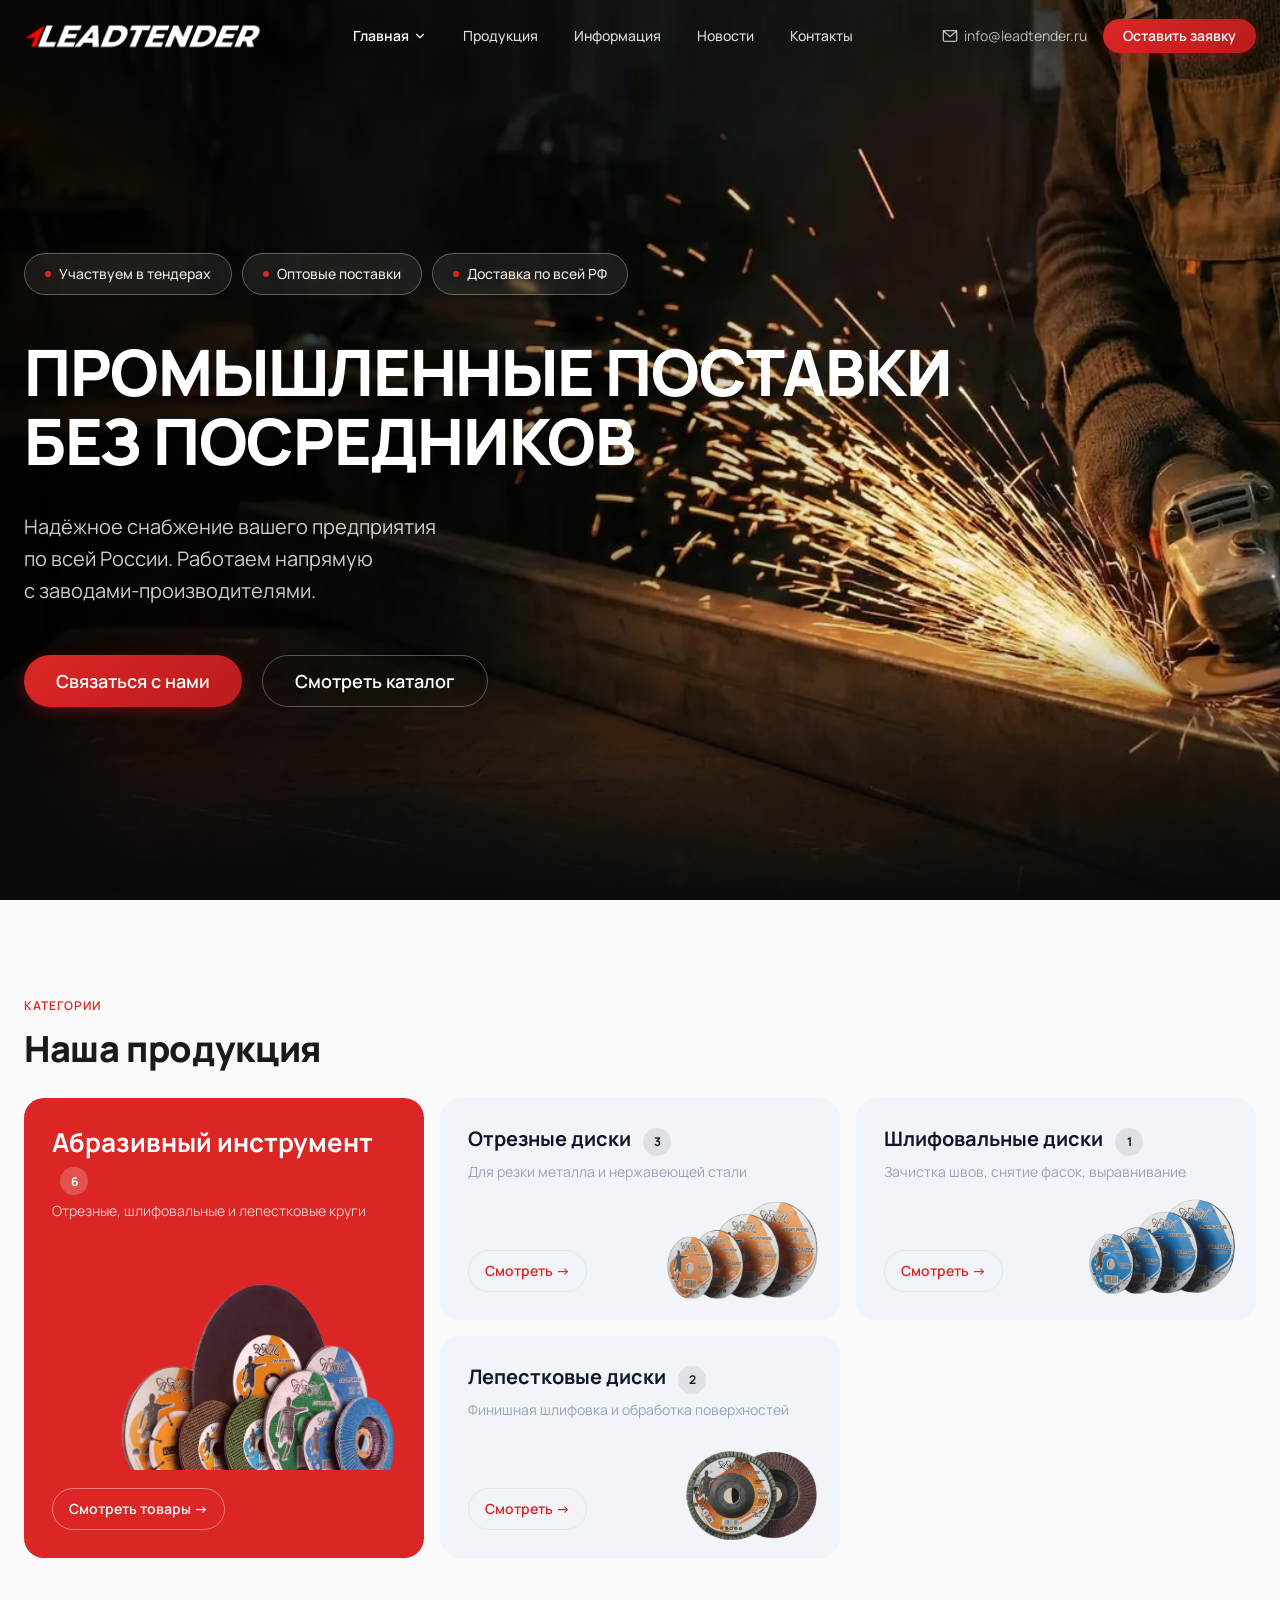
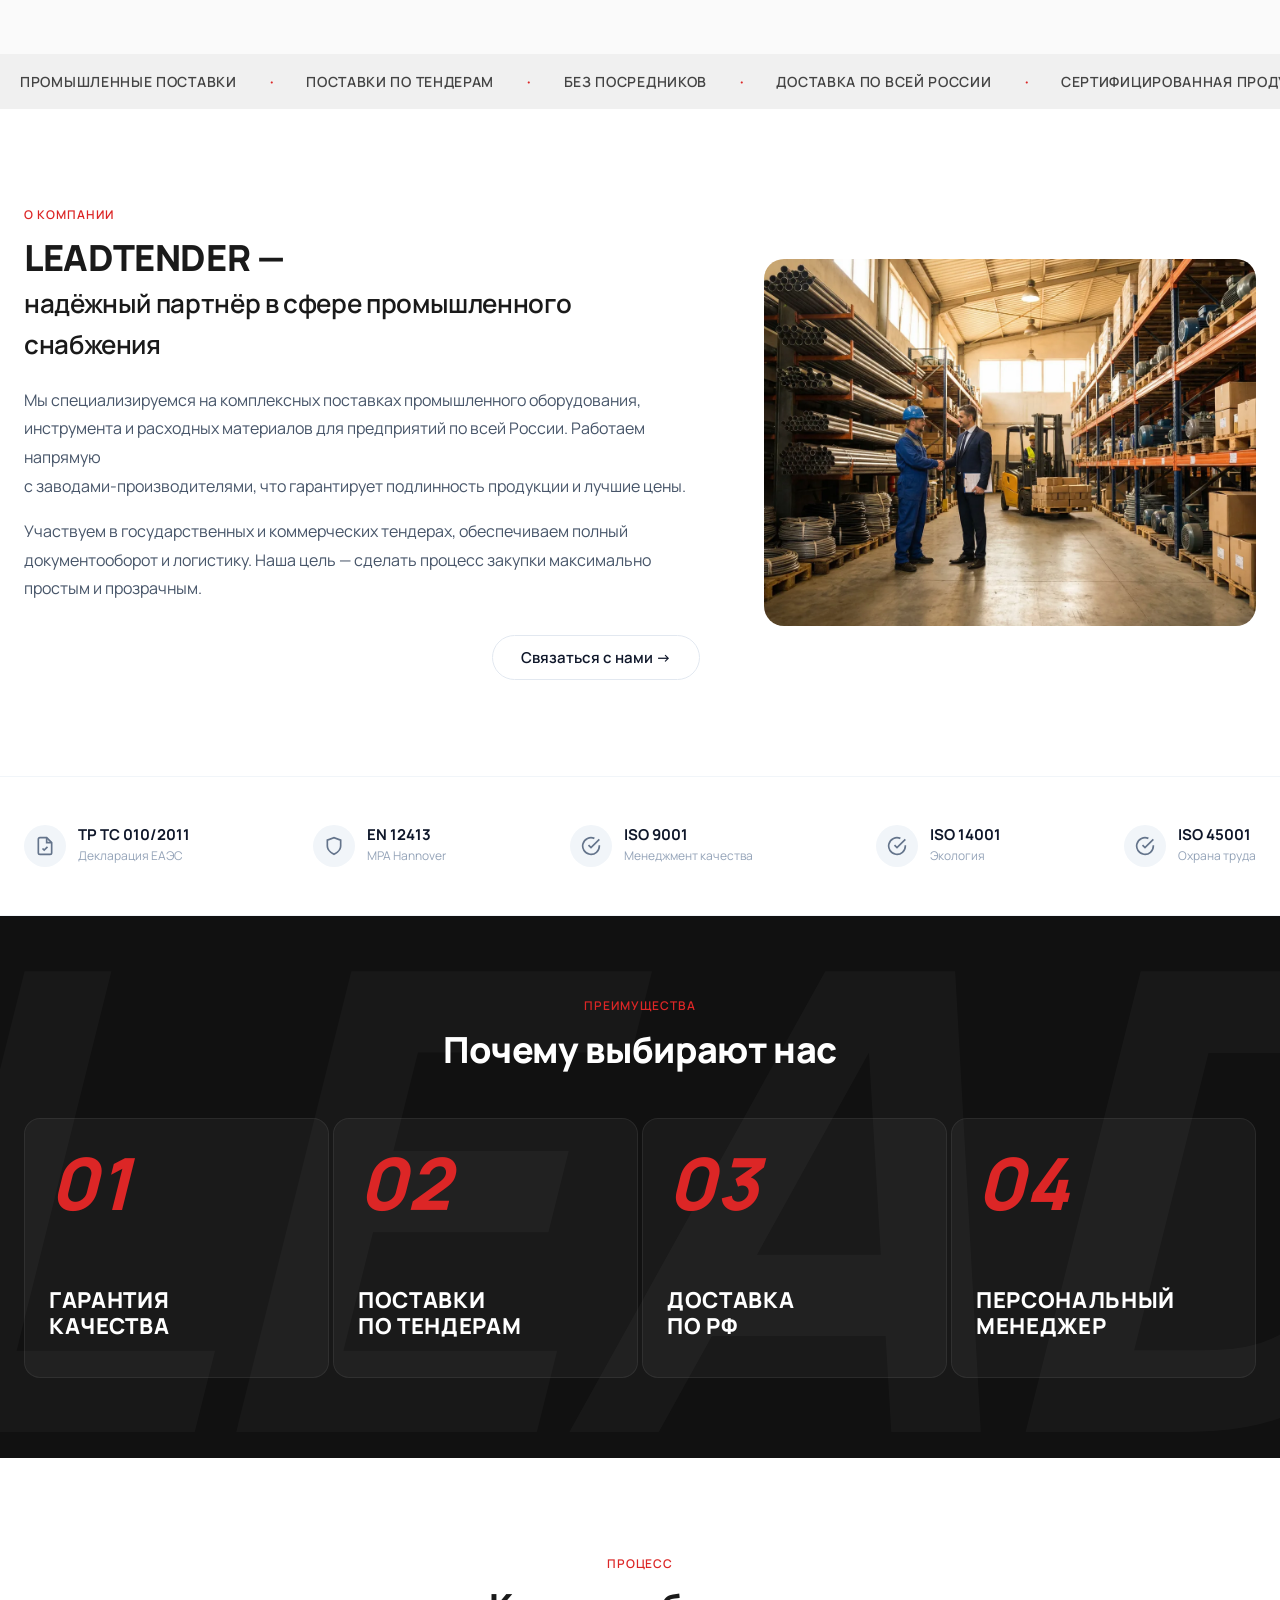
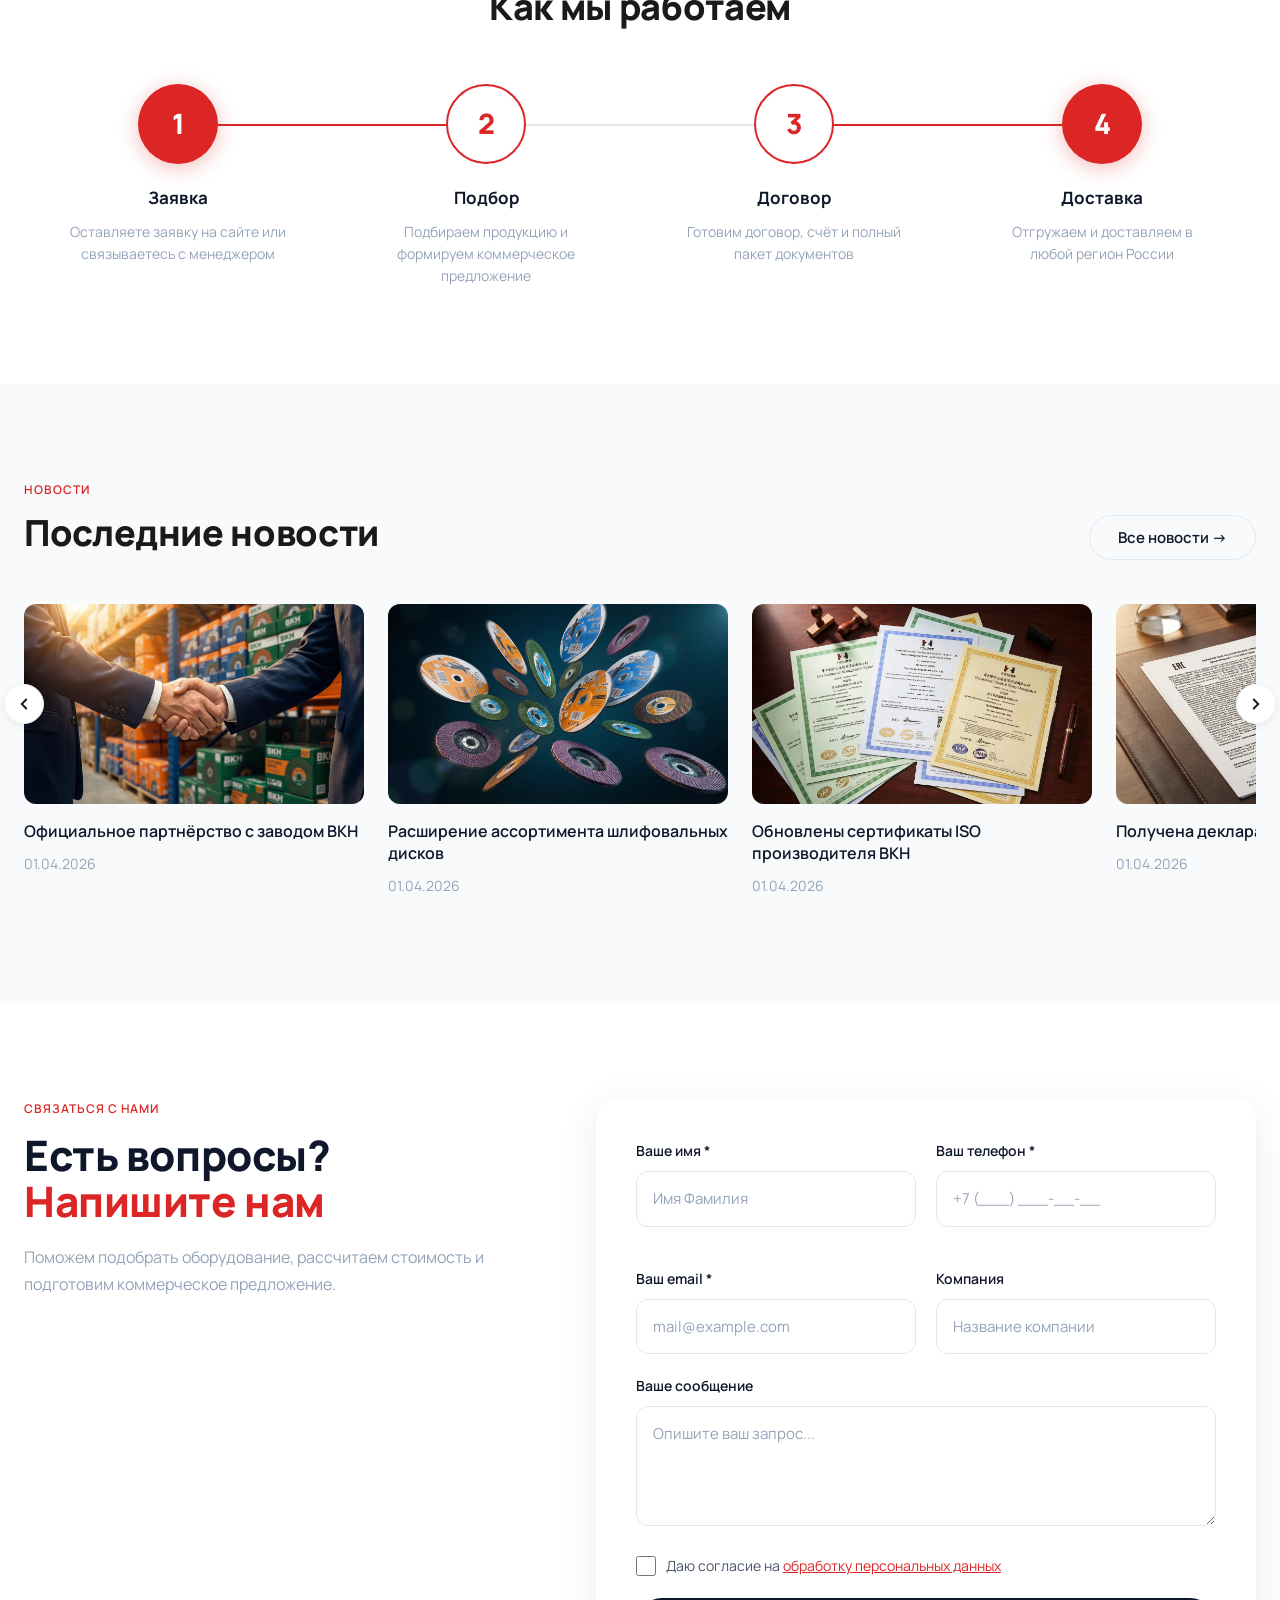
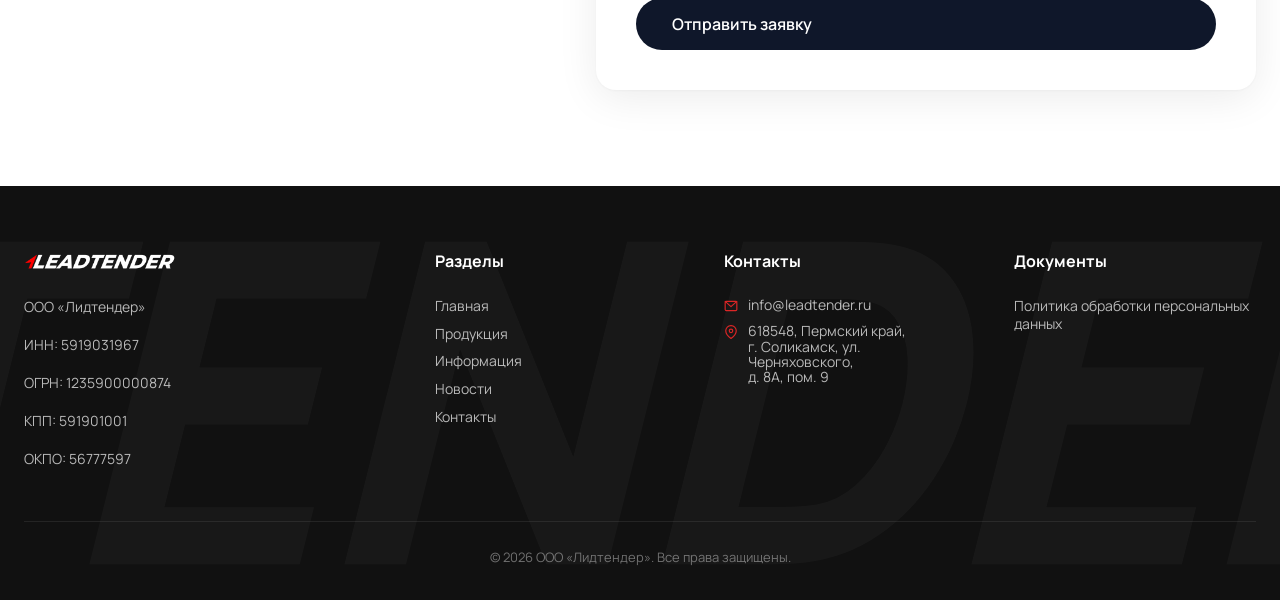
<file: index.html>
<!DOCTYPE html>
<html lang="ru">
<head>
  <meta charset="UTF-8">
  <meta name="viewport" content="width=device-width, initial-scale=1.0">
  <title>LEADTENDER — Промышленные поставки без посредников</title>
  <meta name="description" content="Комплексные поставки промышленного оборудования, инструмента и расходных материалов. Работаем напрямую с заводами-производителями. Доставка по всей России.">
  <meta property="og:title" content="LEADTENDER — Промышленные поставки без посредников">
  <meta property="og:description" content="Комплексные поставки промышленного оборудования и инструмента. Работаем напрямую с заводами.">
  <meta property="og:type" content="website">
  <link rel="icon" href="image/short-logo.png" type="image/png">

  <!-- Fonts -->
  <link rel="preconnect" href="https://fonts.googleapis.com">
  <link rel="preconnect" href="https://fonts.gstatic.com" crossorigin>
  <link href="https://fonts.googleapis.com/css2?family=Manrope:wght@400;500;600;700;800&family=Inter:wght@400;500;600&display=swap" rel="stylesheet">

  <!-- AOS.js -->
  <link href="https://unpkg.com/aos@2.3.4/dist/aos.css" rel="stylesheet">

  <!-- Styles -->
  <link rel="stylesheet" href="css/main.css?v=2">
  <link rel="stylesheet" href="css/components.css?v=2">
  <link rel="stylesheet" href="css/layout.css?v=2">
  <link rel="stylesheet" href="css/animations.css?v=2">

  <style>
    /* === PRELOADER === */
    .preloader {
      position: fixed;
      inset: 0;
      z-index: 9999;
      background: #0A0A0A;
      display: flex;
      align-items: center;
      justify-content: center;
      transition: opacity 0.6s ease, visibility 0.6s ease;
    }
    .preloader.hide {
      opacity: 0;
      visibility: hidden;
    }
    .preloader-logo {
      width: 420px;
      max-width: 80vw;
      opacity: 0;
      transform: scale(0.9);
      animation: preloaderIn 1s ease 0.2s forwards;
    }
    @keyframes preloaderIn {
      0% { opacity: 0; transform: scale(0.9); }
      50% { opacity: 1; transform: scale(1); }
      100% { opacity: 1; transform: scale(1); }
    }

    /* === HERO === */
    .hero {
      position: relative;
      min-height: 100vh;
      display: flex;
      align-items: center;
      overflow: hidden;
      background: #0A0A0A;
    }
    .hero-bg {
      position: absolute;
      inset: 0;
      background: url('image/hero_banner.webp') center/cover no-repeat;
      animation: heroZoom 25s ease-out forwards;
    }
    @keyframes heroZoom {
      0% { transform: scale(1); }
      100% { transform: scale(1.1); }
    }
    .hero-overlay {
      position: absolute;
      inset: 0;
      background: linear-gradient(to bottom, transparent 70%, #0A0A0A 100%);
    }
    .hero-wrapper {
      width: 100%;
      max-width: 1400px;
      margin: 0 auto;
      padding: 0 24px;
    }
    .hero-layout {
      position: relative;
      z-index: 2;
      padding: 140px 0 80px;
    }
    .hero-content {
      max-width: 1000px;
      position: relative;
    }

    /* Label above heading */
    .hero-label {
      font-size: 15px;
      font-weight: 500;
      color: rgba(255,255,255,0.6);
      letter-spacing: 0.02em;
      margin-bottom: 16px;
    }

    /* Heading */
    .hero-content h1 {
      font-size: 64px;
      font-weight: 800;
      color: white;
      line-height: 1.08;
      letter-spacing: -0.02em;
      margin-bottom: 36px;
    }
    .mobile-br { display: none; }
    .desktop-br { display: inline; }
    .hero-highlight {
      color: white;
      background: var(--color-primary);
      padding: 1px 1px;
      display: inline;
      box-decoration-break: clone;
      -webkit-box-decoration-break: clone;
    }

    /* Description */
    .hero-desc {
      font-size: 20px;
      color: rgba(255,255,255,0.8);
      line-height: 1.6;
      max-width: 600px;
    }
    .hero-desc strong {
      color: rgba(255,255,255,0.95);
    }

    /* Hero tags */
    .hero-tags {
      display: flex;
      flex-wrap: wrap;
      gap: 10px;
      margin-bottom: 64px;
    }
    .hero-tag {
      display: inline-flex;
      align-items: center;
      gap: 8px;
      padding: 10px 22px;
      font-size: 14px;
      font-weight: 600;
      color: rgba(255,255,255,0.9);
      background: rgba(255,255,255,0.08);
      border: 1px solid rgba(255,255,255,0.15);
      border-radius: 50px;
      backdrop-filter: blur(4px);
      opacity: 0;
      animation: heroTagIn 0.5s ease forwards;
    }
    .hero-tag:nth-child(1) { animation-delay: 0.5s; }
    .hero-tag:nth-child(2) { animation-delay: 0.65s; }
    .hero-tag:nth-child(3) { animation-delay: 0.8s; }
    @keyframes heroTagIn {
      from { opacity: 0; transform: translateY(10px); }
      to { opacity: 1; transform: translateY(0); }
    }
    .hero-tag::before {
      content: '';
      width: 6px;
      height: 6px;
      border-radius: 50%;
      background: var(--color-primary, #DC2626);
      flex-shrink: 0;
    }
    @media (max-width: 640px) {
      .hero-tags { gap: 8px; }
      .hero-tag { font-size: 12px; padding: 6px 14px; }
    }

    /* Buttons */
    .hero-buttons {
      display: flex;
      flex-wrap: wrap;
      gap: 20px;
      margin-top: 48px;
    }
    .hero-buttons .btn-lg {
      padding: 16px 32px;
      font-size: 18px;
    }

    @media (max-width: 1024px) {
      .hero-layout { padding: 120px 0 60px; }
    }
    @media (max-width: 640px) {
      .hero-layout { padding: 100px 0 50px; }
    }

    /* Fix horizontal overflow from decorative elements (clip preserves sticky) */
    html {
      overflow-x: clip;
    }
    body {
      overflow-x: clip;
    }

    /* === BENTO GRID === */
    .bento-grid {
      display: grid;
      grid-template-columns: 1fr 1fr 1fr;
      grid-template-rows: 1fr 1fr;
      gap: 16px;
    }
    .bento-card {
      position: relative;
      border-radius: var(--radius-xl);
      overflow: hidden;
      padding: 28px;
      display: flex;
      flex-direction: column;
      justify-content: space-between;
      min-height: 220px;
      transition: transform var(--transition-base), box-shadow var(--transition-base);
      cursor: pointer;
      text-decoration: none;
      color: inherit;
    }
    .bento-card:hover {
      transform: translateY(-6px);
      box-shadow: var(--shadow-card-hover);
    }
    .bento-card-accent {
      background: var(--color-primary);
      color: white;
      grid-row: 1 / 3;
      min-height: 460px;
    }
    .bento-card-accent .bento-card-title { color: white; }
    .bento-card-accent .bento-card-desc { color: rgba(255,255,255,0.8); }
    .bento-card-accent .bento-card-link { color: white; border-color: rgba(255,255,255,0.4); }
    .bento-card-accent .bento-card-link:hover { background: rgba(255,255,255,0.15); }
    .bento-card-light {
      background: #F1F5F9;
      color: var(--color-text-primary);
    }
    .bento-card-img {
      position: absolute;
      bottom: 0;
      right: 0;
      width: 55%;
      height: 70%;
      object-fit: contain;
      object-position: bottom right;
      opacity: 0.9;
      transition: transform var(--transition-base);
      pointer-events: none;
    }
    .bento-card:hover .bento-card-img {
      transform: scale(1.05);
    }
    .bento-card-count {
      display: inline-flex;
      align-items: center;
      justify-content: center;
      width: 28px;
      height: 28px;
      border-radius: 50%;
      font-size: 12px;
      font-weight: 700;
      background: rgba(0,0,0,0.08);
      margin-left: 8px;
    }
    .bento-card-accent .bento-card-count { background: rgba(255,255,255,0.2); }
    .bento-card-title {
      font-size: 20px;
      font-weight: 700;
      line-height: 1.3;
      margin-bottom: 4px;
    }
    .bento-card-desc {
      font-size: 14px;
      color: var(--color-text-muted);
      margin-top: 4px;
    }
    .bento-card-link {
      display: inline-flex;
      align-items: center;
      gap: 6px;
      font-size: 14px;
      font-weight: 600;
      color: var(--color-primary);
      padding: 8px 16px;
      border: 1.5px solid var(--color-border);
      border-radius: 50px;
      margin-top: 16px;
      transition: var(--transition-fast);
      width: fit-content;
      background: transparent;
    }
    .bento-card-light .bento-card-link:hover {
      border-color: var(--color-primary);
      background: var(--color-primary-light);
    }
    @media (max-width: 1024px) {
      .bento-grid { grid-template-columns: 1fr 1fr; }
      .bento-card-accent { grid-row: auto; grid-column: 1 / -1; min-height: 280px; }
    }
    @media (max-width: 640px) {
      .bento-grid { grid-template-columns: 1fr; }
      .bento-card { min-height: 200px; }
      .bento-card-accent { min-height: 240px; }
    }

    /* === HOW WE WORK === */
    .hw-section {
      background: #fff;
    }
    .hw-section .section-header {
      margin-bottom: 56px;
    }
    .hw-grid {
      display: grid;
      grid-template-columns: repeat(4, 1fr);
      gap: 0;
      position: relative;
    }
    .hw-grid::before {
      content: '';
      position: absolute;
      top: 40px;
      left: 12.5%;
      right: 12.5%;
      height: 2px;
      background: linear-gradient(90deg, var(--color-primary), var(--color-primary) 30%, #E2E8F0 30%, #E2E8F0 70%, var(--color-primary) 70%);
      z-index: 0;
    }
    .hw-step {
      display: flex;
      flex-direction: column;
      align-items: center;
      text-align: center;
      position: relative;
      z-index: 1;
      padding: 0 16px;
    }
    .hw-num {
      width: 80px;
      height: 80px;
      border-radius: 50%;
      display: flex;
      align-items: center;
      justify-content: center;
      font-size: 28px;
      font-weight: 800;
      margin-bottom: 20px;
      transition: transform 0.3s ease, box-shadow 0.3s ease;
    }
    .hw-step:hover .hw-num {
      transform: scale(1.1);
    }
    .hw-num-filled {
      background: var(--color-primary);
      color: #fff;
      box-shadow: 0 4px 20px rgba(220, 38, 38, 0.3);
    }
    .hw-num-outline {
      background: #fff;
      color: var(--color-primary);
      border: 2.5px solid var(--color-primary);
    }
    .hw-step:hover .hw-num-outline {
      background: var(--color-primary-light);
    }
    .hw-title {
      font-size: 17px;
      font-weight: 700;
      color: var(--color-text-primary);
      margin-bottom: 8px;
    }
    .hw-desc {
      font-size: 14px;
      color: var(--color-text-muted);
      line-height: 1.6;
      max-width: 220px;
    }
    @media (max-width: 768px) {
      .hw-section .section-header { margin-bottom: 32px; }
      .hw-grid {
        grid-template-columns: 1fr 1fr;
        gap: 40px 0;
      }
      .hw-grid::before { display: none; }
    }
    @media (max-width: 480px) {
      .hw-grid { grid-template-columns: 1fr; gap: 36px; }
    }

    /* === ABOUT === */
    .about-grid {
      display: grid;
      grid-template-columns: 1.65fr 1.2fr;
      gap: 64px;
      align-items: center;
    }
    .about-checklist {
      list-style: none;
      padding: 0;
      margin: 24px 0;
    }
    .about-checklist li {
      display: flex;
      align-items: flex-start;
      gap: 12px;
      padding: 8px 0;
      font-size: 15px;
      color: var(--color-text-body);
    }
    .about-checklist-icon {
      width: 22px;
      height: 22px;
      flex-shrink: 0;
      color: var(--color-primary);
      margin-top: 2px;
    }
    .about-image-wrap {
      position: relative;
      border-radius: var(--radius-xl);
      overflow: hidden;
    }
    .about-image-wrap img {
      width: 100%;
      display: block;
    }
    .about-stats-overlay {
      position: absolute;
      inset: 0;
      background: rgba(0,0,0,0.7);
      backdrop-filter: blur(4px);
      -webkit-backdrop-filter: blur(4px);
      display: grid;
      grid-template-columns: 1fr 1fr;
      gap: 0;
      opacity: 1;
      border-radius: var(--radius-xl);
    }
    .about-stat {
      display: flex;
      flex-direction: column;
      align-items: center;
      justify-content: center;
      padding: 24px;
      border: 1px solid rgba(255,255,255,0.08);
    }
    .about-stat-num {
      font-size: 52px;
      font-weight: 800;
      color: white;
      line-height: 1;
    }
    .about-stat-label {
      font-size: 16px;
      color: rgba(255,255,255,0.65);
      margin-top: 8px;
    }
    @media (max-width: 1024px) {
      .about-grid { grid-template-columns: 1fr; gap: 40px; }
    }

    /* === STATS === */
    .stats-grid {
      display: flex;
      justify-content: center;
      gap: 0;
    }
    .stat-item {
      flex: 1;
      text-align: center;
      padding: 16px 24px;
      position: relative;
    }
    .stat-item:not(:last-child)::after {
      content: '';
      position: absolute;
      right: 0;
      top: 50%;
      transform: translateY(-50%);
      width: 1px;
      height: 48px;
      background: var(--color-border);
    }
    .stat-number {
      font-size: 64px;
      font-weight: 800;
      color: var(--color-primary);
      line-height: 1;
    }
    .stat-label {
      font-size: 16px;
      font-weight: 500;
      color: var(--color-text-muted);
      margin-top: 8px;
    }
    @media (max-width: 640px) {
      .stats-grid { flex-wrap: wrap; }
      .stat-item { flex: 0 0 50%; }
      .stat-item:nth-child(2)::after { display: none; }
      .stat-number { font-size: 48px; }
    }

    /* === ADVANTAGES — accordion panels === */
    .adv-section {
      background: #111;
      position: relative;
      overflow: hidden;
      padding: 80px 0;
    }
    .adv-section .container {
      position: relative;
      z-index: 2;
    }
    .adv-bg-text {
      position: absolute;
      top: 50%;
      left: 50%;
      transform: translate(-50%, -50%);
      font-size: clamp(600px, 50vw, 800px);
      font-weight: 900;
      font-style: italic;
      color: rgba(255,255,255,0.03);
      white-space: nowrap;
      pointer-events: none;
      user-select: none;
      letter-spacing: -0.02em;
      z-index: 1;
    }

    .adv-panels {
      display: flex;
      gap: 4px;
      margin-top: 48px;
      height: 260px;
    }
    .adv-panel {
      position: relative;
      flex: 1;
      background: rgba(255,255,255,0.04);
      border: 1px solid rgba(255,255,255,0.07);
      border-radius: 16px;
      padding: 28px 24px;
      cursor: pointer;
      overflow: hidden;
      transition: flex 0.5s cubic-bezier(0.4, 0, 0.2, 1), background 0.3s ease, border-color 0.3s ease;
      display: flex;
      flex-direction: column;
      justify-content: space-between;
    }
    .adv-panel:hover {
      flex: 2.5;
      background: rgba(255,255,255,0.07);
      border-color: var(--color-primary);
    }
    .adv-panel-num {
      font-size: 72px;
      font-weight: 900;
      font-style: italic;
      color: var(--color-primary);
      line-height: 1;
      transition: all 0.4s ease;
    }
    .adv-panel:hover .adv-panel-num {
      color: #fff;
      font-size: 52px;
    }
    .adv-panel-bottom {
      display: flex;
      flex-direction: column;
      gap: 10px;
    }
    .adv-panel-title {
      font-size: 22px;
      font-weight: 800;
      color: white;
      white-space: nowrap;
      letter-spacing: 0.03em;
      line-height: 1.15;
    }
    .adv-panel-desc {
      font-size: 15px;
      color: rgba(255,255,255,0.5);
      line-height: 1.6;
      max-height: 0;
      opacity: 0;
      overflow: hidden;
      transition: max-height 0.4s ease, opacity 0.3s ease 0.1s;
    }
    .adv-panel:hover .adv-panel-desc {
      max-height: 150px;
      opacity: 1;
    }
    /* красная линия сверху при hover */
    .adv-panel::before {
      content: '';
      position: absolute;
      top: 0;
      left: 24px;
      right: 24px;
      height: 3px;
      background: var(--color-primary);
      border-radius: 0 0 3px 3px;
      transform: scaleX(0);
      transition: transform 0.4s ease;
    }
    .adv-panel:hover::before {
      transform: scaleX(1);
    }

    @media (max-width: 1024px) {
      .adv-panels { height: 180px; }
      .adv-panel-num { font-size: 40px; }
      .adv-panel:hover .adv-panel-num { font-size: 32px; }
      .adv-panel-title { font-size: 15px; }
    }
    @media (max-width: 768px) {
      .adv-panels { flex-direction: column; height: auto; }
      .adv-panel { padding: 20px; flex: none; flex-direction: row; align-items: center; gap: 20px; cursor: default; }
      .adv-panel:hover { flex: none; }
      .adv-panel-num { font-size: 36px; }
      .adv-panel:hover .adv-panel-num { font-size: 36px; color: var(--color-primary); }
      .adv-panel-desc { max-height: none; opacity: 1; }
      .adv-panel::before { display: none; }
    }

    /* === MARQUEE (бегущая строка) === */
    .marquee {
      overflow: hidden;
      white-space: nowrap;
      background: #f0f0f0;
      padding: 14px 0;
    }
    .marquee-track {
      display: inline-flex;
      animation: marqueeScroll 40s linear infinite;
    }
    .marquee-track span {
      font-size: 14px;
      font-weight: 600;
      text-transform: uppercase;
      letter-spacing: 0.05em;
      color: #444;
      padding: 0 20px;
    }
    .marquee-track .marquee-dot {
      color: var(--color-primary);
      font-size: 8px;
      padding: 0 12px;
      display: inline-flex;
      align-items: center;
    }
    @keyframes marqueeScroll {
      0% { transform: translateX(0); }
      100% { transform: translateX(-50%); }
    }

    /* === TRUST BAR === */
    .trust-bar {
      padding: 48px 0;
      background: #fff;
      border-top: 1px solid var(--color-border-light);
      border-bottom: 1px solid var(--color-border-light);
    }
    .trust-bar-inner {
      display: flex;
      align-items: center;
      justify-content: space-between;
    }
    .trust-item {
      display: flex;
      align-items: center;
      gap: 12px;
      text-decoration: none;
      color: inherit;
      transition: color 0.3s ease;
    }
    .trust-item:hover {
      color: var(--color-primary);
    }
    .trust-item:hover .trust-icon {
      border-color: var(--color-primary);
      color: var(--color-primary);
      background: var(--color-primary-light);
    }
    .trust-icon {
      width: 42px;
      height: 42px;
      border-radius: 50%;
      background: #F1F5F9;
      color: #64748B;
      border: 1.5px solid transparent;
      transition: border-color 0.3s ease, color 0.3s ease, background 0.3s ease;
      display: flex;
      align-items: center;
      justify-content: center;
      flex-shrink: 0;
    }
    .trust-text {
      display: flex;
      flex-direction: column;
    }
    .trust-label {
      font-size: 15px;
      font-weight: 700;
      color: var(--color-text-primary);
      line-height: 1.2;
    }
    .trust-sub {
      font-size: 12px;
      color: var(--color-text-muted);
      margin-top: 2px;
    }
    @media (max-width: 1024px) {
      .trust-bar-inner { flex-wrap: wrap; gap: 16px 32px; justify-content: center; }
    }
    @media (max-width: 768px) {
      .trust-bar { padding: 32px 0; }
      .trust-bar-inner { gap: 16px 24px; }
      .trust-item { flex: 0 0 calc(50% - 12px); }
    }

    /* === CTA BANNER === */
    .cta-banner {
      background: linear-gradient(135deg, #0F172A 0%, #1E293B 100%);
      border-radius: var(--radius-xl);
      padding: 56px 48px;
      display: flex;
      align-items: center;
      justify-content: space-between;
      gap: 40px;
      position: relative;
      overflow: hidden;
    }
    .cta-banner::before {
      content: '';
      position: absolute;
      top: 0;
      left: 0;
      right: 0;
      height: 4px;
      background: var(--color-primary);
    }
    .cta-banner::after {
      content: '';
      position: absolute;
      right: -40px;
      top: -40px;
      width: 200px;
      height: 200px;
      background: radial-gradient(circle, rgba(220,38,38,0.08), transparent 70%);
      pointer-events: none;
    }
    .cta-banner h2 {
      color: white;
      font-size: 32px;
      margin-bottom: 12px;
    }
    .cta-banner p {
      color: rgba(255,255,255,0.7);
      font-size: 16px;
      max-width: 520px;
      line-height: 1.7;
    }
    .cta-contacts {
      display: flex;
      gap: 24px;
      margin-top: 16px;
    }
    .cta-contact-item {
      display: flex;
      align-items: center;
      gap: 8px;
      color: rgba(255,255,255,0.6);
      font-size: 14px;
    }
    .cta-contact-item svg { color: var(--color-primary); }
    @media (max-width: 1024px) {
      .cta-banner { flex-direction: column; text-align: center; padding: 40px 28px; }
      .cta-banner p { max-width: 100%; }
      .cta-contacts { justify-content: center; flex-wrap: wrap; }
    }

    /* === NEWS === */
    .news-header {
      display: flex;
      align-items: flex-end;
      justify-content: space-between;
      margin-bottom: 36px;
    }
    .news-all-link {
      display: inline-flex;
      align-items: center;
      gap: 6px;
      font-size: 15px;
      font-weight: 500;
      color: var(--color-text-body);
      transition: color 0.2s;
    }
    .news-all-link:hover {
      color: var(--color-primary);
    }
    .news-grid-wrap {
      position: relative;
    }
    .news-grid {
      display: flex;
      gap: 24px;
      overflow-x: auto;
      scroll-snap-type: x mandatory;
      -webkit-overflow-scrolling: touch;
      scrollbar-width: none;
      padding: 8px 0 8px;
    }
    .news-grid::-webkit-scrollbar { display: none; }
    .news-arrow {
      position: absolute;
      top: 108px;
      transform: translateY(-50%);
      width: 40px;
      height: 40px;
      border-radius: 50%;
      background: var(--color-bg-white);
      border: 1px solid var(--color-border-light);
      box-shadow: 0 2px 8px rgba(0,0,0,0.08);
      display: flex;
      align-items: center;
      justify-content: center;
      cursor: pointer;
      z-index: 2;
      transition: all 0.2s;
      color: var(--color-text-primary);
    }
    .news-arrow:hover {
      background: var(--color-primary);
      color: #fff;
      border-color: var(--color-primary);
    }
    .news-arrow-left { left: -20px; }
    .news-arrow-right { right: -20px; }
    @media (max-width: 768px) {
      .news-arrow { display: none; }
    }
    .news-card {
      text-decoration: none;
      color: inherit;
      display: block;
      transition: transform var(--transition-base);
      flex: 0 0 340px;
      scroll-snap-align: start;
    }
    .news-card:hover {
      transform: translateY(-4px);
    }
    .news-card:hover h3 {
      color: var(--color-primary);
    }
    .news-card-img {
      width: 100%;
      height: 200px;
      border-radius: var(--radius-md);
      margin-bottom: 16px;
      overflow: hidden;
      display: flex;
      align-items: center;
      justify-content: center;
      transition: box-shadow var(--transition-base);
    }
    .news-card:hover .news-card-img {
      box-shadow: var(--shadow-card-hover);
    }
    .news-card-body h3 {
      font-size: 16px;
      font-weight: 600;
      line-height: 1.4;
      color: var(--color-text-primary);
      margin-bottom: 8px;
      transition: color 0.2s;
    }
    .news-card-date {
      font-size: 14px;
      color: var(--color-text-muted);
    }
    @media (max-width: 768px) {
      .news-card { flex: 0 0 240px; }
    }

    /* === CONTACT FORM SECTION (two columns) === */
    .contact-layout {
      display: grid;
      grid-template-columns: 1fr 1.3fr;
      gap: 64px;
      align-items: start;
    }
    .contact-info {
      position: sticky;
      top: 100px;
      overflow: visible !important;
    }
    .contact-details {
      margin-top: 32px;
      display: grid;
      grid-template-columns: 1fr 1fr;
      gap: 12px;
    }
    .contact-detail-row {
      display: flex;
      flex-direction: column;
      gap: 12px;
      text-decoration: none;
      color: inherit;
      padding: 20px;
      background: var(--color-bg);
      border-radius: 14px;
      border: 1px solid transparent;
      transition: all 0.25s ease;
    }
    .contact-detail-row.cd-wide {
      grid-column: span 2;
    }
    a.contact-detail-row:hover {
      border-color: var(--color-primary);
      background: var(--color-primary-light);
    }
    .contact-detail-icon {
      width: 40px;
      height: 40px;
      border-radius: 10px;
      background: var(--color-primary-light);
      color: var(--color-primary);
      display: flex;
      align-items: center;
      justify-content: center;
      flex-shrink: 0;
    }
    .contact-detail-label {
      font-size: 11px;
      text-transform: uppercase;
      letter-spacing: 0.08em;
      color: var(--color-text-muted);
      font-weight: 500;
    }
    .contact-detail-value {
      font-size: 15px;
      font-weight: 600;
      color: var(--color-text-primary);
      margin-top: 2px;
    }
    .contact-detail-row.cd-accent {
      background: var(--color-primary);
      color: white;
    }
    .contact-detail-row.cd-accent .contact-detail-icon {
      background: rgba(255,255,255,0.2);
      color: white;
    }
    .contact-detail-row.cd-accent .contact-detail-label {
      color: rgba(255,255,255,0.7);
    }
    .contact-detail-row.cd-accent .contact-detail-value {
      color: white;
    }
    .contact-detail-row.cd-accent:hover {
      background: var(--color-primary-hover, #c62828);
      border-color: transparent;
    }
    .contact-form-wrap {
      background: var(--color-bg-white);
      border-radius: var(--radius-xl);
      padding: 40px;
      box-shadow: 0 8px 40px rgba(0,0,0,0.08), 0 1px 3px rgba(0,0,0,0.04);
    }
    @media (max-width: 1024px) {
      .contact-layout { grid-template-columns: 1fr; gap: 40px; }
      .contact-info { position: static; }
    }
    @media (max-width: 640px) {
      .contact-form-wrap { padding: 24px 20px; }
    }

/* News item */
.news-item { display: flex; gap: 20px; }

/* Contact grid */
.contact-grid { display: grid; grid-template-columns: 1fr 1fr; gap: 28px; }
@media (max-width: 768px) { .contact-grid { grid-template-columns: 1fr; } }

/* Play button overlay */
.video-thumb { position: relative; }
.play-btn { position: absolute; inset: 0; display: flex; align-items: center; justify-content: center; font-size: 40px; color: #888888; }

/* Advantage item */
.advantage { text-align: center; padding: 16px; }
.advantage-icon { width: 68px; height: 68px; background: #FEF2F2; border-radius: 50%; margin: 0 auto 10px; display: flex; align-items: center; justify-content: center; font-size: 24px; color: #E02020; }

/* Category card */
.cat-card { cursor: pointer; }
.cat-card:hover .cat-name { color: #E02020; }
.cat-name { font-size: 16px; font-weight: 500; color: #555555; margin-top: 10px; transition: color .2s; }
.info-list { display: grid; grid-template-columns: 1fr 1fr; gap: 16px; }
@media (max-width: 768px) { .info-list { grid-template-columns: 1fr; } }
/* Manufacturer card */
.manufacturer-card { border: 1px solid #E5E5E5; border-radius: 10px; padding: 18px 20px; background: #FAFAFA; transition: all .2s; margin-top: 6px; }
.manufacturer-card:hover { border-color: #D0D0D0; box-shadow: 0 2px 8px rgba(0,0,0,.06); }

/* Docs card */
.docs-card { border: 1px solid #E5E5E5; border-radius: 10px; padding: 18px 20px; background: #fff; margin-top: 6px; }
.doc-link { display: flex; align-items: center; gap: 10px; font-size: 15px; color: #333; text-decoration: none; padding: 6px 0; transition: color .15s; }
.doc-link:hover { color: #E02020; }

/* Catalog breadcrumb */
.catalog-breadcrumb { display: flex; align-items: center; gap: 10px; margin-bottom: 20px; padding: 12px 20px; background: #F5F5F5; border-radius: 10px; border: 1px solid #E5E5E5; min-height: 52px; }
.catalog-breadcrumb-home { font-size: 15px; color: #E02020; cursor: pointer; transition: color .15s; }
.catalog-breadcrumb-home:hover { color: #C41818; text-decoration: underline; }
.catalog-breadcrumb-sep { font-size: 13px; color: #CCCCCC; }
.catalog-breadcrumb-current { font-size: 15px; font-weight: 600; color: #1A1A1A; }
.catalog-breadcrumb-reset { margin-left: auto; width: 28px; height: 28px; border-radius: 50%; border: 1px solid #D0D0D0; background: #fff; cursor: pointer; font-size: 13px; color: #888; display: flex; align-items: center; justify-content: center; transition: all .15s; }
.catalog-breadcrumb-reset:hover { background: #FEF2F2; border-color: #E02020; color: #E02020; }

/* Catalog sidebar */
.catalog-sidebar { width: 300px; flex-shrink: 0; border: 1px solid #E5E5E5; border-radius: 10px; background: #fff; overflow: hidden; min-height: 600px; align-self: flex-start; position: sticky; top: 70px; }
.catalog-cat-btn { display: flex; align-items: center; gap: 12px; width: 100%; padding: 14px 20px; font-size: 16px; font-weight: 500; color: #333; border: none; background: none; cursor: pointer; text-align: left; transition: all .15s; border-bottom: 1px solid #F0F0F0; }
.catalog-cat-btn:last-child { border-bottom: none; }
.catalog-cat-btn:hover { background: #F5F5F5; }
.catalog-cat-btn.active { background: #FEF2F2; color: #E02020; }
.catalog-cat-icon { width: 38px; height: 38px; background: #F5F5F5; border-radius: 10px; display: flex; align-items: center; justify-content: center; color: #888; flex-shrink: 0; transition: all .15s; }
.catalog-cat-btn.active .catalog-cat-icon { background: rgba(224,32,32,.1); color: #E02020; }
.catalog-sub-list { border-bottom: 1px solid #F0F0F0; }
.catalog-sub-btn { display: block; width: 100%; padding: 10px 20px 10px 58px; font-size: 15px; color: #666; border: none; background: none; cursor: pointer; text-align: left; transition: all .15s; }
.catalog-sub-btn:hover { background: #F5F5F5; color: #333; }
.catalog-sub-btn.active { color: #E02020; font-weight: 500; background: #FEF2F2; }
@media (max-width: 768px) {
  .catalog-sidebar { width: 100%; }
  .catalog-sidebar + div .grid-3 { grid-template-columns: 1fr 1fr; }
}

/* Section blocks */
.section-block { background: #fff; border-radius: 14px; padding: 40px; border: 1px solid #E5E5E5; }
.section-header { margin-bottom: 28px; }
.section-title { font-size: 36px; font-weight: 800; color: #1A1A1A; margin: 0 0 6px; }
.section-subtitle { font-size: 16px; color: #888; margin: 0; }

/* Advantage cards */
.advantage-card { padding: 24px; border-radius: 12px; background: #FAFAFA; border: 1px solid #F0F0F0; transition: all .2s; }
.advantage-card:hover { border-color: #E5E5E5; box-shadow: 0 2px 12px rgba(0,0,0,.04); }
.advantage-card-icon { width: 52px; height: 52px; background: #FEF2F2; border-radius: 12px; display: flex; align-items: center; justify-content: center; color: #E02020; margin-bottom: 14px; }

/* Category cards */
.category-card { display: flex; align-items: center; gap: 16px; padding: 20px; border-radius: 12px; border: 1px solid #E5E5E5; background: #fff; cursor: pointer; transition: all .2s; }
.category-card:hover { border-color: #D0D0D0; box-shadow: 0 2px 12px rgba(0,0,0,.06); }
.category-card:hover .category-card-icon { background: #FEF2F2; color: #E02020; }
.category-card-icon { width: 52px; height: 52px; background: #F5F5F5; border-radius: 12px; display: flex; align-items: center; justify-content: center; color: #888; flex-shrink: 0; transition: all .2s; }

/* Hero stats strip */
.hero-stats { display: flex; justify-content: space-around; padding: 48px 0; }
.hero-stat { text-align: center; }
.hero-stat-num { display: block; font-size: 56px; font-weight: 800; color: #E02020; line-height: 1; }
.hero-stat-label { display: block; font-size: 18px; color: #555; margin-top: 10px; font-weight: 500; }
@media (max-width: 768px) {
  .hero-stats { flex-wrap: wrap; gap: 24px; padding: 24px 0; }
  .hero-stat { width: 45%; }
  .hero-stat-num { font-size: 32px; }
}

/* CTA banner */
.cta-banner { background: linear-gradient(135deg, #E02020 0%, #C41818 100%); border-radius: 14px; padding: 48px 40px; display: flex; align-items: center; justify-content: space-between; }

@media (max-width: 768px) {
  .section-block { padding: 24px; }
  .cta-banner { padding: 28px 24px; }
}

/* Dark Hero */
.hero-dark {
  position: relative; overflow: hidden; border-radius: 12px;
  background: url('image/hero_banner.png?v=2') 70% center / cover no-repeat, #0A0A0A;
  padding: 40px 56px; text-align: left; min-height: 400px;
  display: flex; align-items: center; justify-content: flex-start;
}
.hero-overlay {
  position: absolute; inset: 0;
  background: linear-gradient(to bottom, transparent 70%, #0A0A0A 100%), linear-gradient(to right, rgba(0,0,0,.85) 0%, rgba(0,0,0,.55) 30%, rgba(0,0,0,.15) 55%, transparent 70%);
}
.hero-particles { position: absolute; inset: 0; pointer-events: none; }
.hero-spark {
  position: absolute; border-radius: 50%;
  background: radial-gradient(circle, rgba(255,140,50,.9) 0%, rgba(224,32,32,.6) 50%, transparent 100%);
  animation: sparkle ease-in-out infinite alternate;
}
@keyframes sparkle {
  0% { transform: scale(0.5); opacity: 0.2; }
  100% { transform: scale(1.2); opacity: 1; }
}
.hero-content { position: relative; z-index: 2; max-width: 680px; margin: 0; }
.hero-tags { display: flex; gap: 10px; flex-wrap: wrap; margin-bottom: 42px; }
.hero-tag { padding: 8px 20px; border-radius: 99px; border: 1px solid rgba(255,255,255,.3); background: rgba(255,255,255,.08); color: rgba(255,255,255,.9); font-size: 14px; font-weight: 500; backdrop-filter: blur(4px); -webkit-backdrop-filter: blur(4px); }
.hero-badge {
  display: inline-block; padding: 6px 20px; border-radius: 99px;
  border: 1px solid rgba(224,32,32,.5); background: rgba(224,32,32,.2);
  color: #FFFFFF; font-size: 13px; font-weight: 700; letter-spacing: .1em; margin-bottom: 24px;
  backdrop-filter: blur(4px); -webkit-backdrop-filter: blur(4px);
  text-shadow: 0 1px 4px rgba(0,0,0,.5);
}
.hero-title {
  font-size: 42px; font-weight: 800; color: #FFFFFF; line-height: 1.2; margin: 0 0 18px;
  text-shadow: 0 2px 8px rgba(0,0,0,.8), 0 4px 24px rgba(0,0,0,.5);
}
.hero-sub {
  font-size: 18px; color: rgba(255,255,255,.85); line-height: 1.6; margin: 0;
  text-shadow: 0 1px 6px rgba(0,0,0,.8), 0 2px 16px rgba(0,0,0,.5);
}
.btn-hero { padding: 16px 32px; font-size: 17px; border-radius: 10px; box-shadow: 0 4px 20px rgba(224,32,32,.3); }
.btn-hero:hover { box-shadow: 0 6px 28px rgba(224,32,32,.5); }
.btn-hero-outline {
  padding: 16px 32px; font-size: 17px; border-radius: 10px;
  background: transparent; border: 1px solid rgba(255,255,255,.25); color: rgba(255,255,255,.8);
  cursor: pointer; transition: all .2s;
}
.btn-hero-outline:hover { border-color: rgba(255,255,255,.5); color: #fff; background: rgba(255,255,255,.05); }
.hero-line {
  position: absolute; background: linear-gradient(90deg, transparent, rgba(224,32,32,.15), transparent);
  height: 1px; pointer-events: none;
}
.hero-line-1 { bottom: 30%; left: 0; right: 0; transform: rotate(-3deg); }
.hero-line-2 { top: 25%; left: 0; right: 0; transform: rotate(2deg); opacity: .5; }

@media (max-width: 768px) {
  .hero-dark { padding: 40px 24px; min-height: 280px; }
  .hero-title { font-size: 28px; }
  .hero-sub { font-size: 16px; }
  .btn-hero, .btn-hero-outline { padding: 14px 24px; font-size: 15px; }
}

    /* === REVIEWS === */
    .reviews-header {
      display: flex;
      align-items: flex-end;
      justify-content: space-between;
      margin-bottom: 36px;
    }
    .reviews-row {
      display: grid;
      grid-template-columns: repeat(3, 1fr);
      gap: 24px;
    }
    .review-card {
      background: var(--color-bg-white);
      border: 1px solid var(--color-border-light);
      border-radius: var(--radius-lg);
      padding: 28px;
      display: flex;
      flex-direction: column;
      transition: transform var(--transition-base), box-shadow var(--transition-base);
    }
    .review-card:hover {
      transform: translateY(-4px);
      box-shadow: var(--shadow-card-hover);
    }
    .review-card-stars {
      display: flex;
      gap: 3px;
      margin-bottom: 16px;
    }
    .review-card-text {
      font-size: 15px;
      color: var(--color-text-body);
      line-height: 1.7;
      flex: 1;
      display: -webkit-box;
      -webkit-line-clamp: 4;
      -webkit-box-orient: vertical;
      overflow: hidden;
    }
    .review-card-author {
      display: flex;
      align-items: center;
      gap: 12px;
      border-top: 1px solid var(--color-border-light);
      padding-top: 16px;
      margin-top: 18px;
    }
    .review-card-avatar {
      width: 40px;
      height: 40px;
      border-radius: 50%;
      display: flex;
      align-items: center;
      justify-content: center;
      font-size: 16px;
      font-weight: 800;
      color: white;
      flex-shrink: 0;
    }
    .review-card-name {
      font-size: 14px;
      font-weight: 700;
      color: var(--color-text-primary);
    }
    .review-card-role {
      font-size: 13px;
      color: var(--color-text-muted);
      margin-top: 1px;
    }
    @media (max-width: 1024px) {
      .reviews-row { grid-template-columns: repeat(2, 1fr); }
      .reviews-row .review-card:last-child { display: none; }
    }
    @media (max-width: 640px) {
      .reviews-row { grid-template-columns: 1fr; }
      .reviews-row .review-card:last-child { display: flex; }
      .reviews-header { flex-direction: column; gap: 12px; }
    }

    /* Mobile-only elements (hidden on desktop) */
    .mobile-btn-after { display: none; }
    .mobile-br { display: none; }

    /* =============================================
       MOBILE FIXES (768px and below)
       ============================================= */

    @media (max-width: 768px) {
      /* Hero — taller on mobile, tags above h1 */
      .hero-overlay {
        background: linear-gradient(to bottom, transparent 65%, #0A0A0A 100%), linear-gradient(to right, rgba(0,0,0,.9) 0%, rgba(0,0,0,.7) 50%, rgba(0,0,0,.45) 100%);
      }
      .hero-bg { background-position: 70% center !important; }
      .hero { min-height: 110vh; }
      .hero-layout { padding: 50px 0 60px; }
      .hero-content {
        display: flex;
        flex-direction: column;
      }
      .hero-content .hero-tags { order: -1; margin-bottom: 40px; margin-top: 0; flex-direction: column; align-items: flex-start; gap: 8px; }
      .hero-tag { padding: 5px 14px; font-size: 12px; }
      .hero-content h1 { font-size: 36px; white-space: normal !important; }
      .mobile-br { display: block; }
      .desktop-br { display: none; }
      .hero-content .hero-desc { order: 1; font-size: 17px; }
      .hero-content .hero-buttons { order: 2; }
      .hero-buttons { flex-direction: column; gap: 12px; align-items: flex-start; }
      .hero-buttons .btn-lg { padding: 14px 28px; font-size: 16px; }
      .hero-buttons .btn { text-align: center; }
      .hero-line, .hero-sphere { display: none; }

      /* Labels & titles — left align, same size as "Есть вопросы?" */
      .section-header, .section-header.text-center { text-align: left; }
      .section-label { text-align: left; }
      .section-title { font-size: 32px; text-align: left; }

      /* Buttons — left align */
      .text-center.mt-6 { text-align: left; }

      /* News — move button after cards */
      .news-header {
        flex-direction: column;
        align-items: flex-start;
        gap: 0;
      }
      .news-header .btn { display: none; }

      /* Reviews — move button after cards */
      .reviews-header {
        flex-direction: column;
        align-items: flex-start;
        gap: 0;
      }
      .reviews-header .btn { display: none; }

      /* Show duplicate buttons after content (added via CSS pseudo won't work, use hidden elements) */

      /* Submit button in form — smaller, left-aligned */
      .btn.btn-secondary.btn-lg.w-full {
        width: auto;
        padding: 14px 32px;
        font-size: 15px;
      }

      /* Show mobile buttons after news/reviews */
      .mobile-btn-after {
        display: block;
        margin-top: 20px;
      }
      .mobile-br { display: block; }

      /* Form section title — match other titles */
      #form h2 { font-size: 32px !important; }

      /* Trust bar — hide on mobile */
      .trust-bar { display: none; }

      /* Bento — hide accent card, 1 column for subcategories */
      .bento-card-accent { display: none; }
      .bento-grid {
        grid-template-columns: 1fr;
        gap: 12px;
      }
      .bento-card-accent { grid-column: auto; }
      .bento-card {
        min-height: auto;
        padding: 20px;
        flex-direction: row;
        align-items: center;
        gap: 16px;
      }
      .bento-card-img {
        position: relative !important;
        width: 80px !important;
        height: 80px !important;
        top: auto !important;
        right: auto !important;
        bottom: auto !important;
        flex-shrink: 0;
        order: -1;
        object-fit: contain;
        opacity: 1;
      }
      .bento-card > div { flex: 1; min-width: 0; }
      .bento-card-link {
        font-size: 12px;
        padding: 5px 12px;
        margin-top: 8px;
      }
      .bento-card-title { font-size: 16px; }
      .bento-card-count { display: none; }
      .bento-card-desc { font-size: 12px; }

      /* About overlay stats */
      .about-overlay { padding: 16px; }
      .about-stat-grid { gap: 12px; }

      /* Advantages — smaller panels with spacing */
      .adv-section h2 { font-size: 32px !important; }
      .adv-panel { padding: 24px 20px; margin-bottom: 12px; }
      .adv-panel-title { font-size: 20px; }
      .adv-panel-desc { font-size: 13px; }

      /* How we work — compact 2x2 */
      .hw-grid {
        grid-template-columns: 1fr 1fr;
        gap: 32px 24px;
      }
      .hw-grid::before { display: none; }
      .hw-num { width: 56px; height: 56px; font-size: 22px; }
      .hw-title { font-size: 15px; }
      .hw-desc { font-size: 12px; max-width: none; }

      /* CTA button — left align */
      .about-cta, .partner-cta { text-align: left; }
      #form .contact-layout .btn { width: auto; }
      #about .about-grid div[style*="flex-end"] { justify-content: flex-start !important; }
      #about .about-image-wrap { display: none; }

      /* News carousel — free scroll on mobile */
      .news-grid { scroll-snap-type: none; }
      .news-card { scroll-snap-align: none; flex: 0 0 280px; }

      /* Reviews */
      .review-card { padding: 20px; }

    }

    @media (max-width: 480px) {
      .hero-content h1 { font-size: 32px; }
      .hero-content .hero-desc { font-size: 15px; }
      .hero-buttons .btn-lg { font-size: 15px; }
      .hero-tags { flex-wrap: wrap; }

      /* Trust bar — keep 2 cols on small */

      /* Bento — even smaller on tiny screens */
      .bento-card-img { width: 90px !important; height: 90px !important; }
      .bento-card-title { font-size: 14px; }

      /* Section titles — keep 32px same as 768px */
      .section-title { font-size: 32px; }

      /* Advantages */
      .adv-panel-title { font-size: 18px; }
      .adv-panel-desc { font-size: 13px; }

      /* How we work */
      .hw-num { width: 56px; height: 56px; font-size: 20px; }
      .hw-title { font-size: 15px; }
    }

    /* Вытянутые экраны (iPhone 12 Pro, Samsung и подобные) */
    @media (max-width: 480px) and (min-height: 800px) {
      .hero { min-height: 95vh !important; }
      .hero-content h1 { font-size: 36px; }
      .hero-content .hero-desc { font-size: 17px; }
      .desktop-br { display: inline !important; }
    }

    /* Очень вытянутые экраны (Samsung S20 Ultra и подобные, ratio > 2) */
    @media (max-width: 480px) and (min-height: 900px) {
      .hero { min-height: 85vh !important; }
      .hero-layout { padding: 30px 0 60px; }
    }
  </style>
</head>
<body>
  <!-- Preloader -->
  <div class="preloader" id="preloader">
    <img src="image/long-logo-white.png" alt="LEADTENDER" class="preloader-logo">
  </div>

  <!-- Scroll Progress -->
  <div class="scroll-progress"></div>

  <!-- Header (injected by JS) -->
  <div id="header"></div>

  <!-- ============================================
       СЕКЦИЯ 1: HERO
       ============================================ -->
  <section class="hero">
    <div class="hero-bg"></div>
    <div class="hero-overlay"></div>

    <!-- Decorative elements -->
    <div class="hero-line" style="top:30%; left:0; width:400px; transform:rotate(-5deg);"></div>
    <div class="hero-line" style="top:60%; right:0; width:300px; transform:rotate(3deg); animation-delay:-8s;"></div>
    <div class="hero-sphere" style="width:400px; height:400px; top:0; right:10%;"></div>
    <div class="hero-sphere" style="width:250px; height:250px; bottom:10%; left:5%;"></div>

    <div class="hero-wrapper">
      <div class="hero-layout">
        <!-- Left: main content -->
        <div class="hero-content">
          <div class="hero-tags" data-aos="fade-up" data-aos-delay="100">
            <span class="hero-tag">Участвуем в тендерах</span>
            <span class="hero-tag">Оптовые поставки</span>
            <span class="hero-tag">Доставка по всей РФ</span>
          </div>

          <h1 data-aos="fade-up" data-aos-delay="200" style="white-space: nowrap;">
            ПРОМЫШЛЕННЫЕ<br class="mobile-br"> ПОСТАВКИ<br>БЕЗ ПОСРЕДНИКОВ
          </h1>

          <p data-aos="fade-up" data-aos-delay="300" class="hero-desc">
            Надёжное снабжение вашего предприятия<br class="desktop-br">
            по всей России. Работаем напрямую<br class="desktop-br">
            с заводами-производителями.
          </p>

          <div class="hero-buttons" data-aos="fade-up" data-aos-delay="400">
            <a href="contacts.html#form" class="btn btn-primary btn-lg">Связаться с нами</a>
            <a href="catalog.html" class="btn btn-outline-white btn-lg">Смотреть каталог</a>
          </div>
        </div>

      </div>
    </div>
  </section>

  <!-- ============================================
       СЕКЦИЯ 2: КАТЕГОРИИ — BENTO GRID
       ============================================ -->
  <section class="section" id="categories">
    <div class="container">
      <div class="section-header" data-aos="fade-up">
        <div class="section-label">КАТЕГОРИИ</div>
        <h2 class="section-title">Наша продукция</h2>
      </div>

      <div class="bento-grid">
        <!-- 1. Абразивный — акцентная большая красная -->
        <a href="catalog.html?cat=abrasive" class="bento-card bento-card-accent" data-aos="fade-up" data-aos-delay="0">
          <div>
            <div class="bento-card-title" style="font-size:26px;">
              Абразивный инструмент
              <span class="bento-card-count">6</span>
            </div>
            <div class="bento-card-desc" style="color:rgba(255,255,255,0.75);">Отрезные, шлифовальные и лепестковые круги</div>
          </div>
          <span class="bento-card-link">Смотреть товары →</span>
          <img src="image/Все_диски.png" alt="Абразивный инструмент" class="bento-card-img" style="width:70%; height:85%; bottom:19%; right:6%;" loading="lazy">
        </a>

        <!-- 2. Отрезные диски -->
        <a href="catalog.html?cat=abrasive&sub=cut" class="bento-card bento-card-light" data-aos="fade-up" data-aos-delay="100">
          <div>
            <div class="bento-card-title">
              Отрезные диски
              <span class="bento-card-count">3</span>
            </div>
            <div class="bento-card-desc">Для резки металла и нержавеющей стали</div>
          </div>
          <span class="bento-card-link">Смотреть →</span>
          <img src="image/Отрезные.webp" alt="Отрезные диски" class="bento-card-img" style="width:50%; height:65%;" loading="lazy">
        </a>

        <!-- 3. Шлифовальные диски -->
        <a href="catalog.html?cat=abrasive&sub=grind" class="bento-card bento-card-light" data-aos="fade-up" data-aos-delay="200">
          <div>
            <div class="bento-card-title">
              Шлифовальные диски
              <span class="bento-card-count">1</span>
            </div>
            <div class="bento-card-desc">Зачистка швов, снятие фасок, выравнивание</div>
          </div>
          <span class="bento-card-link">Смотреть →</span>
          <img src="image/Шлифовальные.webp" alt="Шлифовальные диски" class="bento-card-img" style="width:50%; height:65%;" loading="lazy">
        </a>

        <!-- 4. Лепестковые диски -->
        <a href="catalog.html?cat=abrasive&sub=flap" class="bento-card bento-card-light" data-aos="fade-up" data-aos-delay="100">
          <div>
            <div class="bento-card-title">
              Лепестковые диски
              <span class="bento-card-count">2</span>
            </div>
            <div class="bento-card-desc">Финишная шлифовка и обработка поверхностей</div>
          </div>
          <span class="bento-card-link">Смотреть →</span>
          <img src="image/Лепестковые.webp" alt="Лепестковые диски" class="bento-card-img" style="width:45%; height:60%;" loading="lazy">
        </a>

      </div>
    </div>
  </section>

  <!-- Бегущая строка -->
  <div class="marquee">
    <div class="marquee-track">
      <span>Промышленные поставки</span><span class="marquee-dot">&bull;</span>
      <span>Поставки по тендерам</span><span class="marquee-dot">&bull;</span>
      <span>Без посредников</span><span class="marquee-dot">&bull;</span>
      <span>Доставка по всей России</span><span class="marquee-dot">&bull;</span>
      <span>Сертифицированная продукция</span><span class="marquee-dot">&bull;</span>
      <span>Оптовые поставки</span><span class="marquee-dot">&bull;</span>
      <span>Персональный менеджер</span><span class="marquee-dot">&bull;</span>
      <!-- дубль для бесшовности -->
      <span>Промышленные поставки</span><span class="marquee-dot">&bull;</span>
      <span>Поставки по тендерам</span><span class="marquee-dot">&bull;</span>
      <span>Без посредников</span><span class="marquee-dot">&bull;</span>
      <span>Доставка по всей России</span><span class="marquee-dot">&bull;</span>
      <span>Сертифицированная продукция</span><span class="marquee-dot">&bull;</span>
      <span>Оптовые поставки</span><span class="marquee-dot">&bull;</span>
      <span>Персональный менеджер</span><span class="marquee-dot">&bull;</span>
    </div>
  </div>

  <!-- ============================================
       СЕКЦИЯ 3: О КОМПАНИИ
       ============================================ -->
  <section class="section" id="about" style="background: var(--color-bg-white);">
    <div class="container">
      <div class="about-grid">
        <div data-aos="fade-right">
          <div class="section-label">О КОМПАНИИ</div>
          <h2 class="section-title">LEADTENDER —<br><span style="font-size: 0.72em; font-weight: 600;">надёжный партнёр в сфере промышленного снабжения</span></h2>
          <p class="mt-3" style="color: var(--color-text-body); line-height: 1.8;">
            Мы специализируемся на комплексных поставках промышленного оборудования,<br class="desktop-br"> инструмента и расходных материалов для предприятий по всей России. Работаем напрямую<br class="desktop-br"> с заводами-производителями, что гарантирует подлинность продукции и лучшие цены.
          </p>
          <p class="mt-2" style="color: var(--color-text-body); line-height: 1.8;">
            Участвуем в государственных и коммерческих тендерах, обеспечиваем полный<br class="desktop-br"> документооборот и логистику. Наша цель — сделать процесс закупки максимально<br class="desktop-br"> простым и прозрачным.
          </p>

          <div style="display: flex; justify-content: flex-end; margin-top: 32px;">
            <a href="contacts.html" class="btn btn-outline">Связаться с нами →</a>
          </div>
        </div>

        <div class="about-image-wrap" data-aos="fade-left">
          <img src="image/about_us.webp" alt="О компании LEADTENDER" loading="lazy">
        </div>
      </div>
    </div>
  </section>

  <!-- ============================================
       TRUST BAR: СЕРТИФИКАТЫ
       ============================================ -->
  <section class="trust-bar" data-aos="fade-up">
    <div class="container">
      <div class="trust-bar-inner">
        <a href="partner-detail.html?id=bkh#certs" class="trust-item">
          <div class="trust-icon">
            <svg width="20" height="20" viewBox="0 0 24 24" fill="none" stroke="currentColor" stroke-width="2"><path d="M14 2H6a2 2 0 0 0-2 2v16a2 2 0 0 0 2 2h12a2 2 0 0 0 2-2V8z"/><polyline points="14 2 14 8 20 8"/><path d="m9 15 2 2 4-4"/></svg>
          </div>
          <div class="trust-text">
            <span class="trust-label">ТР ТС 010/2011</span>
            <span class="trust-sub">Декларация ЕАЭС</span>
          </div>
        </a>
        <a href="partner-detail.html?id=bkh#certs" class="trust-item">
          <div class="trust-icon">
            <svg width="20" height="20" viewBox="0 0 24 24" fill="none" stroke="currentColor" stroke-width="2"><path d="M12 22s8-4 8-10V5l-8-3-8 3v7c0 6 8 10 8 10z"/></svg>
          </div>
          <div class="trust-text">
            <span class="trust-label">EN 12413</span>
            <span class="trust-sub">MPA Hannover</span>
          </div>
        </a>
        <a href="partner-detail.html?id=bkh#certs" class="trust-item">
          <div class="trust-icon">
            <svg width="20" height="20" viewBox="0 0 24 24" fill="none" stroke="currentColor" stroke-width="2"><path d="M22 11.08V12a10 10 0 1 1-5.93-9.14"/><polyline points="22 4 12 14.01 9 11.01"/></svg>
          </div>
          <div class="trust-text">
            <span class="trust-label">ISO 9001</span>
            <span class="trust-sub">Менеджмент качества</span>
          </div>
        </a>
        <a href="partner-detail.html?id=bkh#certs" class="trust-item">
          <div class="trust-icon">
            <svg width="20" height="20" viewBox="0 0 24 24" fill="none" stroke="currentColor" stroke-width="2"><path d="M22 11.08V12a10 10 0 1 1-5.93-9.14"/><polyline points="22 4 12 14.01 9 11.01"/></svg>
          </div>
          <div class="trust-text">
            <span class="trust-label">ISO 14001</span>
            <span class="trust-sub">Экология</span>
          </div>
        </a>
        <a href="partner-detail.html?id=bkh#certs" class="trust-item">
          <div class="trust-icon">
            <svg width="20" height="20" viewBox="0 0 24 24" fill="none" stroke="currentColor" stroke-width="2"><path d="M22 11.08V12a10 10 0 1 1-5.93-9.14"/><polyline points="22 4 12 14.01 9 11.01"/></svg>
          </div>
          <div class="trust-text">
            <span class="trust-label">ISO 45001</span>
            <span class="trust-sub">Охрана труда</span>
          </div>
        </a>
      </div>
    </div>
  </section>


<!-- ============================================
       СЕКЦИЯ 5: ПРЕИМУЩЕСТВА (тёмная)
       ============================================ -->
  <section class="section adv-section">
    <div class="adv-bg-text">LEAD</div>
    <div class="container">
      <div class="section-header text-center" data-aos="fade-up">
        <div class="section-label" style="color: var(--color-primary);">ПРЕИМУЩЕСТВА</div>
        <h2 style="color: white; font-size: 36px; font-weight: 800; line-height: 1.15; margin-top: 12px;">Почему выбирают нас</h2>
      </div>

      <div class="adv-panels" data-aos="fade-up">
        <div class="adv-panel">
          <div class="adv-panel-num">01</div>
          <div class="adv-panel-bottom">
            <div class="adv-panel-title">ГАРАНТИЯ<br>КАЧЕСТВА</div>
            <div class="adv-panel-desc">Вся продукция сертифицирована и поставляется напрямую от заводов-производителей. Предоставляем полный пакет документов: сертификаты, паспорта качества, гарантийные талоны.</div>
          </div>
        </div>
        <div class="adv-panel">
          <div class="adv-panel-num">02</div>
          <div class="adv-panel-bottom">
            <div class="adv-panel-title">ПОСТАВКИ<br>ПО ТЕНДЕРАМ</div>
            <div class="adv-panel-desc">Имеем успешный опыт участия в государственных и коммерческих закупках по 44-ФЗ и 223-ФЗ. Знаем требования и специфику тендерных процедур.</div>
          </div>
        </div>
        <div class="adv-panel">
          <div class="adv-panel-num">03</div>
          <div class="adv-panel-bottom">
            <div class="adv-panel-title">ДОСТАВКА<br>ПО РФ</div>
            <div class="adv-panel-desc">Оперативная отгрузка в любой регион России. Организуем доставку через проверенные транспортные компании, поможем с выбором способа и отслеживанием груза.</div>
          </div>
        </div>
        <div class="adv-panel">
          <div class="adv-panel-num">04</div>
          <div class="adv-panel-bottom">
            <div class="adv-panel-title">ПЕРСОНАЛЬНЫЙ<br>МЕНЕДЖЕР</div>
            <div class="adv-panel-desc">За каждым клиентом закреплён персональный менеджер. Оперативные ответы, индивидуальные условия, помощь в подборе аналогов и формировании заказа.</div>
          </div>
        </div>
      </div>
    </div>
  </section>

  <!-- ============================================
       СЕКЦИЯ: КАК МЫ РАБОТАЕМ
       ============================================ -->
  <section class="section hw-section">
    <div class="container">
      <div class="section-header text-center" data-aos="fade-up">
        <div class="section-label">ПРОЦЕСС</div>
        <h2 class="section-title">Как мы работаем</h2>
      </div>
      <div class="hw-grid" data-aos="fade-up" data-aos-delay="100">
        <div class="hw-step">
          <div class="hw-num hw-num-filled">1</div>
          <div class="hw-title">Заявка</div>
          <div class="hw-desc">Оставляете заявку на сайте или связываетесь с менеджером</div>
        </div>
        <div class="hw-step">
          <div class="hw-num hw-num-outline">2</div>
          <div class="hw-title">Подбор</div>
          <div class="hw-desc">Подбираем продукцию и формируем коммерческое предложение</div>
        </div>
        <div class="hw-step">
          <div class="hw-num hw-num-outline">3</div>
          <div class="hw-title">Договор</div>
          <div class="hw-desc">Готовим договор, счёт и полный пакет документов</div>
        </div>
        <div class="hw-step">
          <div class="hw-num hw-num-filled">4</div>
          <div class="hw-title">Доставка</div>
          <div class="hw-desc">Отгружаем и доставляем в любой регион России</div>
        </div>
      </div>
    </div>
  </section>

  <!-- ============================================
       СЕКЦИЯ 6: НОВОСТИ
       ============================================ -->
  <section class="section section-gray">
    <div class="container">
      <div class="news-header" data-aos="fade-up">
        <div>
          <div class="section-label">НОВОСТИ</div>
          <h2 class="section-title">Последние новости</h2>
        </div>
        <a href="news.html" class="btn btn-outline">Все новости →</a>
      </div>

      <div class="news-grid-wrap" data-aos="fade-up" data-aos-delay="100">
        <button class="news-arrow news-arrow-left" id="news-left" aria-label="Назад">
          <svg width="18" height="18" viewBox="0 0 24 24" fill="none" stroke="currentColor" stroke-width="2.5" stroke-linecap="round"><polyline points="15 18 9 12 15 6"/></svg>
        </button>
        <button class="news-arrow news-arrow-right" id="news-right" aria-label="Вперёд">
          <svg width="18" height="18" viewBox="0 0 24 24" fill="none" stroke="currentColor" stroke-width="2.5" stroke-linecap="round"><polyline points="9 6 15 12 9 18"/></svg>
        </button>
      <div class="news-grid" id="news-carousel">
        <a href="news-detail.html?id=6" class="news-card">
          <div class="news-card-img">
            <img src="image/bkh_news.webp" alt="Партнёрство с BKH" style="width:100%;height:100%;object-fit:cover;">
          </div>
          <div class="news-card-body">
            <h3>Официальное партнёрство с заводом BKH</h3>
            <span class="news-card-date">01.04.2026</span>
          </div>
        </a>

        <a href="news-detail.html?id=1" class="news-card">
          <div class="news-card-img">
            <img src="image/disk_news.webp" alt="Шлифовальные диски" style="width:100%;height:100%;object-fit:cover;">
          </div>
          <div class="news-card-body">
            <h3>Расширение ассортимента шлифовальных дисков</h3>
            <span class="news-card-date">01.04.2026</span>
          </div>
        </a>

        <a href="news-detail.html?id=5" class="news-card">
          <div class="news-card-img">
            <img src="image/isoserts_news.webp" alt="Сертификаты ISO" style="width:100%;height:100%;object-fit:cover;">
          </div>
          <div class="news-card-body">
            <h3>Обновлены сертификаты ISO производителя BKH</h3>
            <span class="news-card-date">01.04.2026</span>
          </div>
        </a>

        <a href="news-detail.html?id=2" class="news-card">
          <div class="news-card-img">
            <img src="image/tp_tc_news.webp" alt="Декларация ТР ТС" style="width:100%;height:100%;object-fit:cover;">
          </div>
          <div class="news-card-body">
            <h3>Получена декларация соответствия ТР ТС</h3>
            <span class="news-card-date">01.04.2026</span>
          </div>
        </a>

        <a href="news-detail.html?id=3" class="news-card">
          <div class="news-card-img">
            <img src="image/mpa_news.webp" alt="Испытания MPA Hannover" style="width:100%;height:100%;object-fit:cover;">
          </div>
          <div class="news-card-body">
            <h3>Диски BKH прошли испытания MPA Hannover</h3>
            <span class="news-card-date">01.04.2026</span>
          </div>
        </a>

        <a href="news-detail.html?id=4" class="news-card">
          <div class="news-card-img">
            <img src="image/site_news.webp" alt="Новый сайт LEADTENDER" style="width:100%;height:100%;object-fit:cover;">
          </div>
          <div class="news-card-body">
            <h3>Запуск нового сайта компании LEADTENDER</h3>
            <span class="news-card-date">01.04.2026</span>
          </div>
        </a>
      </div>
      </div><!-- /news-grid-wrap -->
      <div class="mobile-btn-after">
        <a href="news.html" class="btn btn-outline">Все новости →</a>
      </div>
    </div>
  </section>


  <!-- ============================================
       СЕКЦИЯ 8: ФОРМА ОБРАТНОЙ СВЯЗИ
       ============================================ -->
  <section class="section" id="form" style="background: var(--color-bg-white);">
    <div class="container">
      <div class="contact-layout">
        <!-- Left: info -->
        <div class="contact-info" data-aos="fade-up">
          <div class="section-label">СВЯЗАТЬСЯ С НАМИ</div>
          <h2 style="font-size: 42px; font-weight: 800; color: var(--color-text-primary); line-height: 1.1; margin-top: 12px;">
            Есть вопросы?<br><span style="color: var(--color-primary);">Напишите нам</span>
          </h2>
          <p style="color: var(--color-text-muted); margin-top: 20px; font-size: 16px; line-height: 1.7;">
            Поможем подобрать оборудование, рассчитаем стоимость и подготовим коммерческое предложение.
          </p>

        </div>

        <!-- Right: form -->
        <div class="contact-form-wrap" data-aos="fade-up" data-aos-delay="100">
          <form class="contact-form" novalidate>
            <div class="form-grid">
              <div class="form-group">
                <label class="form-label" for="name">Ваше имя *</label>
                <input type="text" class="form-input" id="name" name="name" placeholder="Имя Фамилия" required>
              </div>
              <div class="form-group">
                <label class="form-label" for="phone">Ваш телефон *</label>
                <input type="tel" class="form-input" id="phone" name="phone" placeholder="+7 (___) ___-__-__" required>
              </div>
              <div class="form-group">
                <label class="form-label" for="email">Ваш email *</label>
                <input type="email" class="form-input" id="email" name="email" placeholder="mail@example.com" required>
              </div>
              <div class="form-group">
                <label class="form-label" for="company">Компания</label>
                <input type="text" class="form-input" id="company" name="company" placeholder="Название компании">
              </div>
            </div>
            <div class="form-group">
              <label class="form-label" for="message">Ваше сообщение</label>
              <textarea class="form-input form-textarea" id="message" name="message" placeholder="Опишите ваш запрос..."></textarea>
            </div>
            <div class="form-group">
              <div class="form-checkbox">
                <input type="checkbox" id="privacy" name="privacy" required>
                <label for="privacy">Даю согласие на<br class="mobile-br"> <a href="privacy.html" target="_blank">обработку персональных данных</a></label>
              </div>
            </div>
            <button type="submit" class="btn btn-secondary btn-lg w-full" style="border-radius: 50px;">Отправить заявку</button>
          </form>
        </div>
      </div>
    </div>
  </section>

  <!-- Footer (injected by JS) -->
  <div id="footer"></div>

  <!-- Scripts -->
  <script src="https://unpkg.com/aos@2.3.4/dist/aos.js"></script>
  <script src="js/data.js"></script>
  <script src="js/components.js"></script>
  <script src="js/main.js"></script>
  <script src="js/forms.js"></script>
  <script src="js/animations.js"></script>
  <script>
    window.addEventListener('load', function() {
      setTimeout(function() {
        document.getElementById('preloader').classList.add('hide');
      }, 1400);
    });
  </script>

  <!-- News carousel: arrows + drag scroll -->
  <script>
  (function() {
    var grid = document.getElementById('news-carousel');
    var leftBtn = document.getElementById('news-left');
    var rightBtn = document.getElementById('news-right');
    if (!grid) return;

    var scrollAmt = 360;

    if (leftBtn) leftBtn.addEventListener('click', function() {
      grid.scrollBy({ left: -scrollAmt, behavior: 'smooth' });
    });
    if (rightBtn) rightBtn.addEventListener('click', function() {
      grid.scrollBy({ left: scrollAmt, behavior: 'smooth' });
    });

    // Mobile uses native scroll (no custom touch handling)
  })();
  </script>
</body>
</html>
</file>
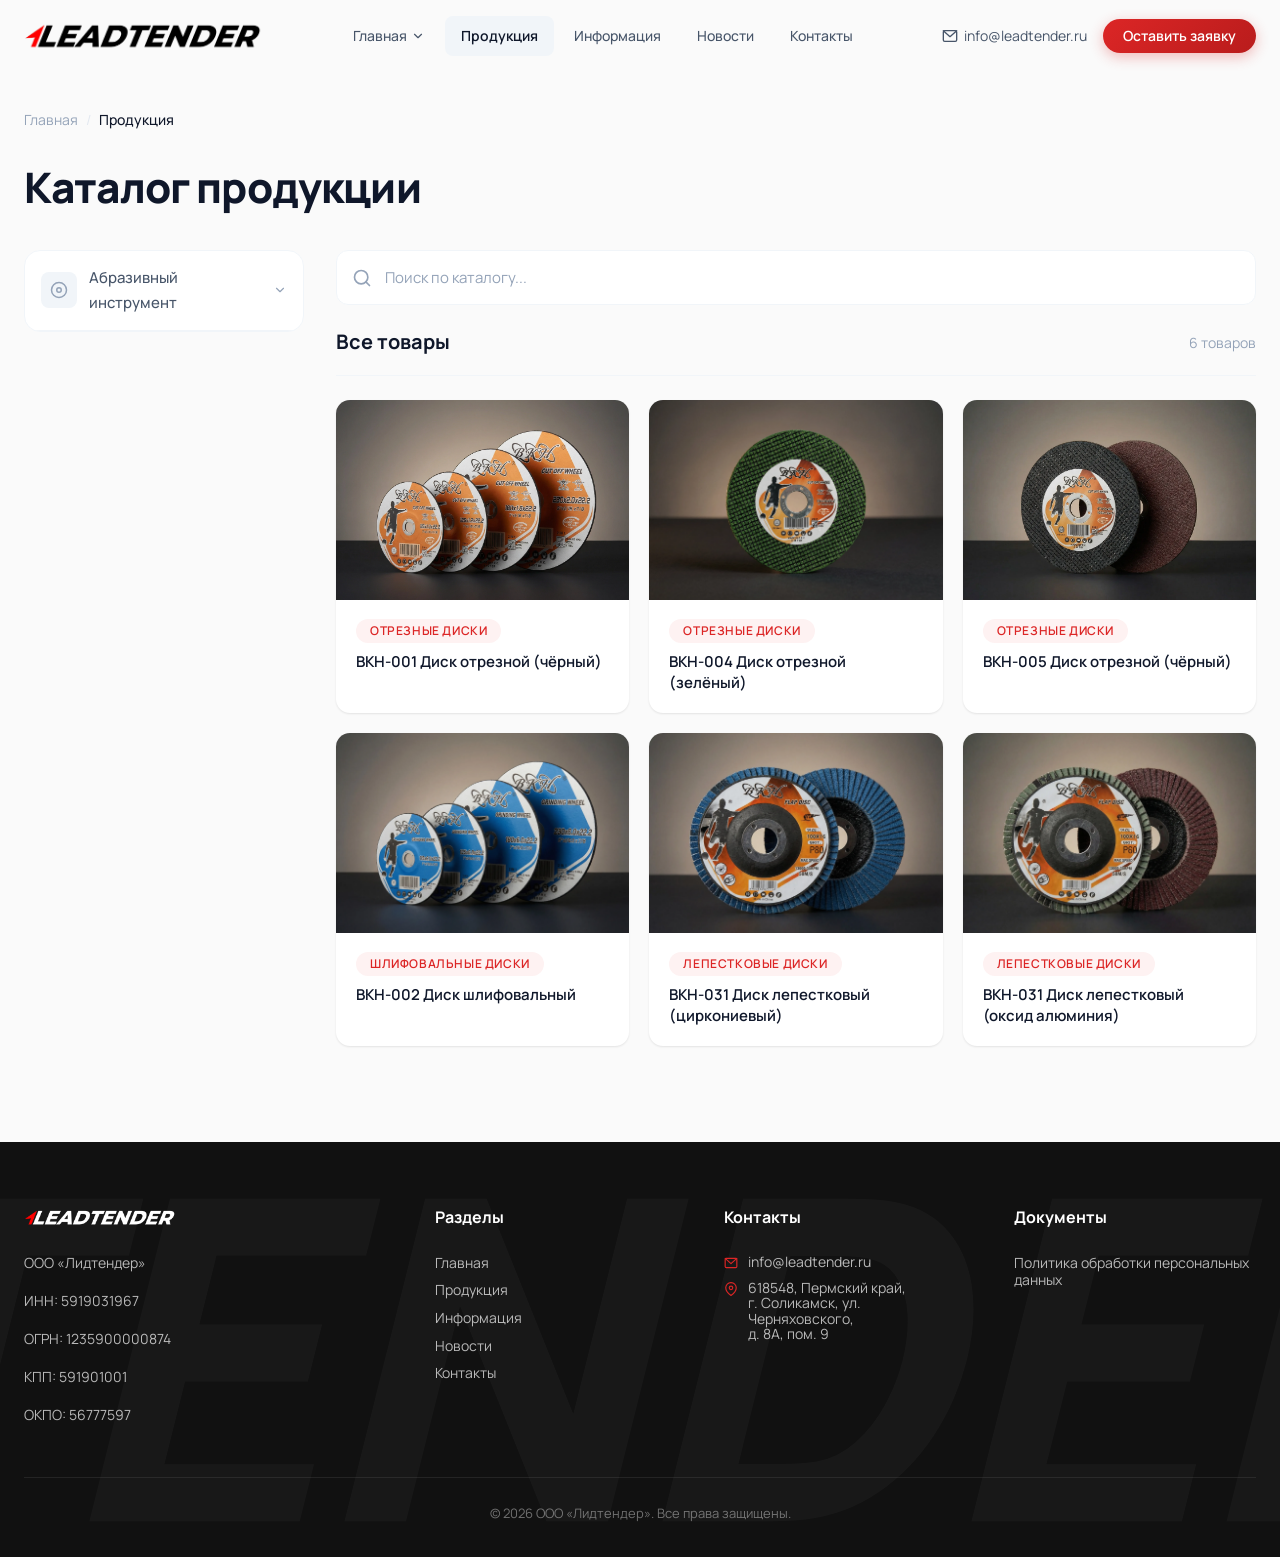
<file: catalog.html>
<!DOCTYPE html>
<html lang="ru">
<head>
  <meta charset="UTF-8">
  <meta name="viewport" content="width=device-width, initial-scale=1.0">
  <title>LEADTENDER — Каталог продукции</title>
  <meta name="description" content="Каталог промышленного оборудования, инструмента и расходных материалов. Абразивный и ручной инструмент, электроинструмент, крепёж, СИЗ, сварочное оборудование.">
  <meta property="og:title" content="LEADTENDER — Каталог продукции">
  <meta property="og:description" content="Промышленное оборудование, инструмент и расходные материалы. Работаем напрямую с заводами.">
  <meta property="og:type" content="website">
  <link rel="icon" href="image/short-logo.png" type="image/png">

  <!-- Fonts -->
  <link rel="preconnect" href="https://fonts.googleapis.com">
  <link rel="preconnect" href="https://fonts.gstatic.com" crossorigin>
  <link href="https://fonts.googleapis.com/css2?family=Manrope:wght@400;500;600;700;800&family=Inter:wght@400;500;600&display=swap" rel="stylesheet">

  <!-- AOS.js -->
  <link href="https://unpkg.com/aos@2.3.4/dist/aos.css" rel="stylesheet">

  <!-- Styles -->
  <link rel="stylesheet" href="css/main.css?v=2">
  <link rel="stylesheet" href="css/components.css?v=2">
  <link rel="stylesheet" href="css/layout.css?v=2">
  <link rel="stylesheet" href="css/animations.css?v=2">

  <style>
    /* === PAGE HEADER === */
    .catalog-page-header {
      padding: 92px 0 40px;
      background: var(--color-bg);
    }
    .catalog-page-header h1 {
      font-size: 42px;
      font-weight: 800;
      color: var(--color-text-primary);
      margin-top: 16px;
      line-height: 1.1;
    }
    .catalog-page-header p {
      font-size: 18px;
      color: var(--color-text-body);
      margin-top: 12px;
    }

    /* === CATALOG LAYOUT === */
    .catalog-layout {
      display: flex;
      gap: 32px;
      align-items: flex-start;
    }

    /* === SIDEBAR === */
    .catalog-sidebar {
      width: 280px;
      flex-shrink: 0;
      position: sticky;
      top: 88px;
      background: var(--color-bg-white);
      border: 1px solid var(--color-border-light);
      border-radius: var(--radius-lg);
      overflow: hidden;
    }
    .catalog-cat-btn {
      display: flex;
      align-items: center;
      gap: 12px;
      width: 100%;
      padding: 14px 16px;
      font-size: 15px;
      font-weight: 500;
      font-family: inherit;
      color: var(--color-text-body);
      border: none;
      background: none;
      cursor: pointer;
      text-align: left;
      transition: background var(--transition-fast), color var(--transition-fast);
      border-bottom: 1px solid var(--color-border-light);
    }
    .catalog-cat-btn:hover {
      background: #F8FAFC;
    }
    .catalog-cat-btn.active {
      color: var(--color-primary);
      background: var(--color-primary-light);
    }
    .catalog-cat-icon {
      display: flex;
      align-items: center;
      justify-content: center;
      width: 36px;
      height: 36px;
      border-radius: var(--radius-sm);
      background: #F1F5F9;
      color: var(--color-text-muted);
      flex-shrink: 0;
      transition: background var(--transition-fast), color var(--transition-fast);
    }
    .catalog-cat-icon.active {
      background: var(--color-primary);
      color: white;
    }
    .catalog-cat-name {
      flex: 1;
      min-width: 0;
    }
    .catalog-chevron {
      display: flex;
      align-items: center;
      color: var(--color-text-muted);
      transition: transform 0.25s ease;
    }
    .catalog-cat-btn.active .catalog-chevron {
      transform: rotate(180deg);
      color: var(--color-primary);
    }

    /* Subcategories accordion */
    .catalog-sub-list {
      max-height: 0;
      overflow: hidden;
      transition: max-height 0.3s ease;
      background: #FAFBFC;
    }
    .catalog-sub-list.open {
      max-height: 400px;
    }
    .catalog-sub-btn {
      display: block;
      width: 100%;
      padding: 10px 16px 10px 64px;
      font-size: 14px;
      font-family: inherit;
      color: var(--color-text-muted);
      background: none;
      border: none;
      border-bottom: 1px solid var(--color-border-light);
      cursor: pointer;
      text-align: left;
      transition: color var(--transition-fast), background var(--transition-fast);
    }
    .catalog-sub-btn:last-child {
      border-bottom: none;
    }
    .catalog-sub-btn:hover {
      color: var(--color-text-primary);
      background: #F1F5F9;
    }
    .catalog-sub-btn.active {
      color: var(--color-primary);
      font-weight: 600;
      background: var(--color-primary-light);
    }

    /* === MOBILE PILLS === */
    .catalog-pills {
      display: none;
      overflow-x: auto;
      gap: 8px;
      padding: 4px 0 16px;
      -webkit-overflow-scrolling: touch;
      scrollbar-width: none;
    }
    .catalog-pills::-webkit-scrollbar { display: none; }
    .catalog-pill {
      flex-shrink: 0;
      padding: 8px 18px;
      font-size: 14px;
      font-weight: 500;
      font-family: inherit;
      border-radius: 50px;
      border: 1.5px solid var(--color-border);
      background: var(--color-bg-white);
      color: var(--color-text-body);
      cursor: pointer;
      transition: var(--transition-fast);
      white-space: nowrap;
    }
    .catalog-pill:hover {
      border-color: var(--color-text-muted);
    }
    .catalog-pill.active {
      border-color: var(--color-primary);
      background: var(--color-primary-light);
      color: var(--color-primary);
      font-weight: 600;
    }

    /* === SEARCH === */
    .catalog-search {
      position: relative;
      margin-bottom: 20px;
    }
    .catalog-search-icon {
      position: absolute;
      left: 16px;
      top: 50%;
      transform: translateY(-50%);
      color: var(--color-text-muted);
      pointer-events: none;
    }
    .catalog-search-input {
      width: 100%;
      padding: 14px 44px 14px 48px;
      font-size: 15px;
      font-family: inherit;
      border: 1.5px solid var(--color-border-light);
      border-radius: var(--radius-md);
      background: var(--color-bg-white);
      color: var(--color-text-primary);
      outline: none;
      transition: border-color 0.2s, box-shadow 0.2s;
    }
    .catalog-search-input::placeholder {
      color: var(--color-text-muted);
    }
    .catalog-search-input:focus {
      border-color: var(--color-primary);
      box-shadow: 0 0 0 3px rgba(220, 38, 38, 0.1);
    }
    .catalog-search-clear {
      position: absolute;
      right: 12px;
      top: 50%;
      transform: translateY(-50%);
      width: 28px;
      height: 28px;
      border-radius: 50%;
      border: none;
      background: #F1F5F9;
      color: var(--color-text-muted);
      cursor: pointer;
      display: none;
      align-items: center;
      justify-content: center;
      transition: background 0.2s, color 0.2s;
    }
    .catalog-search-clear:hover {
      background: var(--color-primary);
      color: #fff;
    }
    .catalog-search-clear.visible {
      display: flex;
    }

    /* === MAIN AREA === */
    .catalog-main {
      flex: 1;
      min-width: 0;
    }

    /* Toolbar */
    .catalog-toolbar {
      display: flex;
      align-items: center;
      justify-content: space-between;
      margin-bottom: 24px;
      padding-bottom: 16px;
      border-bottom: 1px solid var(--color-border-light);
    }
    .catalog-toolbar-title {
      font-size: 20px;
      font-weight: 700;
      color: var(--color-text-primary);
    }
    .catalog-toolbar-count {
      font-size: 14px;
      color: var(--color-text-muted);
    }

    /* === PRODUCT GRID === */
    .catalog-grid {
      display: grid;
      grid-template-columns: repeat(3, 1fr);
      gap: 20px;
    }

    /* Product Card */
    .product-card {
      background: var(--color-bg-white);
      border-radius: 14px;
      overflow: hidden;
      box-shadow: var(--shadow-card);
      transition: transform var(--transition-base), box-shadow var(--transition-base);
      text-decoration: none;
      color: inherit;
      display: block;
    }
    .product-card:hover {
      transform: translateY(-4px);
      box-shadow: var(--shadow-card-hover);
    }
    .product-card-image {
      height: 200px;
      display: flex;
      align-items: center;
      justify-content: center;
      overflow: hidden;
    }
    .product-card-icon {
      color: rgba(255, 255, 255, 0.25);
      display: flex;
    }
    .product-card:hover .product-card-icon {
      color: rgba(255, 255, 255, 0.4);
    }
    .product-card-body {
      padding: 16px 20px 20px;
    }
    .product-card-body .badge {
      margin-bottom: 8px;
    }
    .product-card-name {
      font-size: 15px;
      font-weight: 600;
      color: var(--color-text-primary);
      line-height: 1.4;
      transition: color var(--transition-fast);
    }
    .product-card:hover .product-card-name {
      color: var(--color-primary);
    }

    /* === EMPTY STATE === */
    .catalog-empty {
      display: none;
      padding: 80px 20px;
      text-align: center;
      background: var(--color-bg-white);
      border: 1px solid var(--color-border-light);
      border-radius: var(--radius-lg);
    }
    .catalog-empty svg {
      color: var(--color-text-muted);
      margin-bottom: 16px;
    }
    .catalog-empty p {
      font-size: 16px;
      color: var(--color-text-muted);
    }

    /* === RESPONSIVE === */
    @media (max-width: 1024px) {
      .catalog-grid {
        grid-template-columns: repeat(2, 1fr);
      }
      .catalog-sidebar {
        width: 240px;
      }
    }
    @media (max-width: 768px) {
      .catalog-layout {
        flex-direction: column;
      }
      .catalog-sidebar {
        display: none;
      }
      .catalog-pills {
        display: flex;
      }
      .catalog-page-header h1 {
        font-size: 32px;
      }
    }
    @media (max-width: 640px) {
      .catalog-grid {
        grid-template-columns: 1fr;
        gap: 16px;
      }
    }
  </style>
</head>
<body>

  <!-- Scroll progress bar -->
  <div class="scroll-progress" id="scroll-progress"></div>

  <!-- Header (injected by JS, solid style for inner pages) -->
  <div id="header" data-header-style="solid"></div>

  <!-- Page Header -->
  <div class="catalog-page-header">
    <div class="container">
      <nav class="breadcrumbs" id="catalog-breadcrumbs" aria-label="Навигация">
        <a href="index.html">Главная</a>
        <span class="separator">/</span>
        <span class="current">Продукция</span>
      </nav>
      <h1>Каталог продукции</h1>
    </div>
  </div>

  <!-- Catalog Section -->
  <section class="section" style="padding-top: 0;">
    <div class="container">

      <!-- Mobile pills (visible only on <=768px) -->
      <div class="catalog-pills" id="catalog-pills"></div>

      <div class="catalog-layout">
        <!-- Sidebar -->
        <aside class="catalog-sidebar" id="catalog-sidebar"></aside>

        <!-- Main Content -->
        <main class="catalog-main">
          <div class="catalog-search">
            <span class="catalog-search-icon">
              <svg width="20" height="20" viewBox="0 0 24 24" fill="none" stroke="currentColor" stroke-width="2" stroke-linecap="round"><circle cx="11" cy="11" r="8"/><path d="M21 21l-4.35-4.35"/></svg>
            </span>
            <input type="text" class="catalog-search-input" id="catalog-search" placeholder="Поиск по каталогу..." autocomplete="off">
            <button class="catalog-search-clear" id="catalog-search-clear" aria-label="Очистить">
              <svg width="14" height="14" viewBox="0 0 24 24" fill="none" stroke="currentColor" stroke-width="2.5" stroke-linecap="round"><path d="M18 6L6 18M6 6l12 12"/></svg>
            </button>
          </div>
          <div class="catalog-toolbar" id="catalog-toolbar"></div>
          <div class="catalog-grid" id="catalog-grid"></div>
          <div class="catalog-empty" id="catalog-empty">
            <svg width="48" height="48" viewBox="0 0 24 24" fill="none" stroke="currentColor" stroke-width="1.5" stroke-linecap="round" stroke-linejoin="round">
              <circle cx="11" cy="11" r="8"/><path d="M21 21l-4.35-4.35"/>
            </svg>
            <p>Товары в этой категории скоро появятся</p>
          </div>
        </main>
      </div>

    </div>
  </section>

  <!-- Footer (injected by JS) -->
  <div id="footer"></div>

  <!-- Back to top -->
  <button class="back-to-top" id="back-to-top" aria-label="Наверх">
    <svg width="20" height="20" viewBox="0 0 24 24" fill="none" stroke="currentColor" stroke-width="2.5" stroke-linecap="round" stroke-linejoin="round"><polyline points="18 15 12 9 6 15"/></svg>
  </button>

  <!-- Scripts -->
  <script src="https://unpkg.com/aos@2.3.4/dist/aos.js"></script>
  <script src="js/data.js"></script>
  <script src="js/components.js"></script>
  <script src="js/main.js"></script>
  <script src="js/catalog.js"></script>
</body>
</html>
</file>
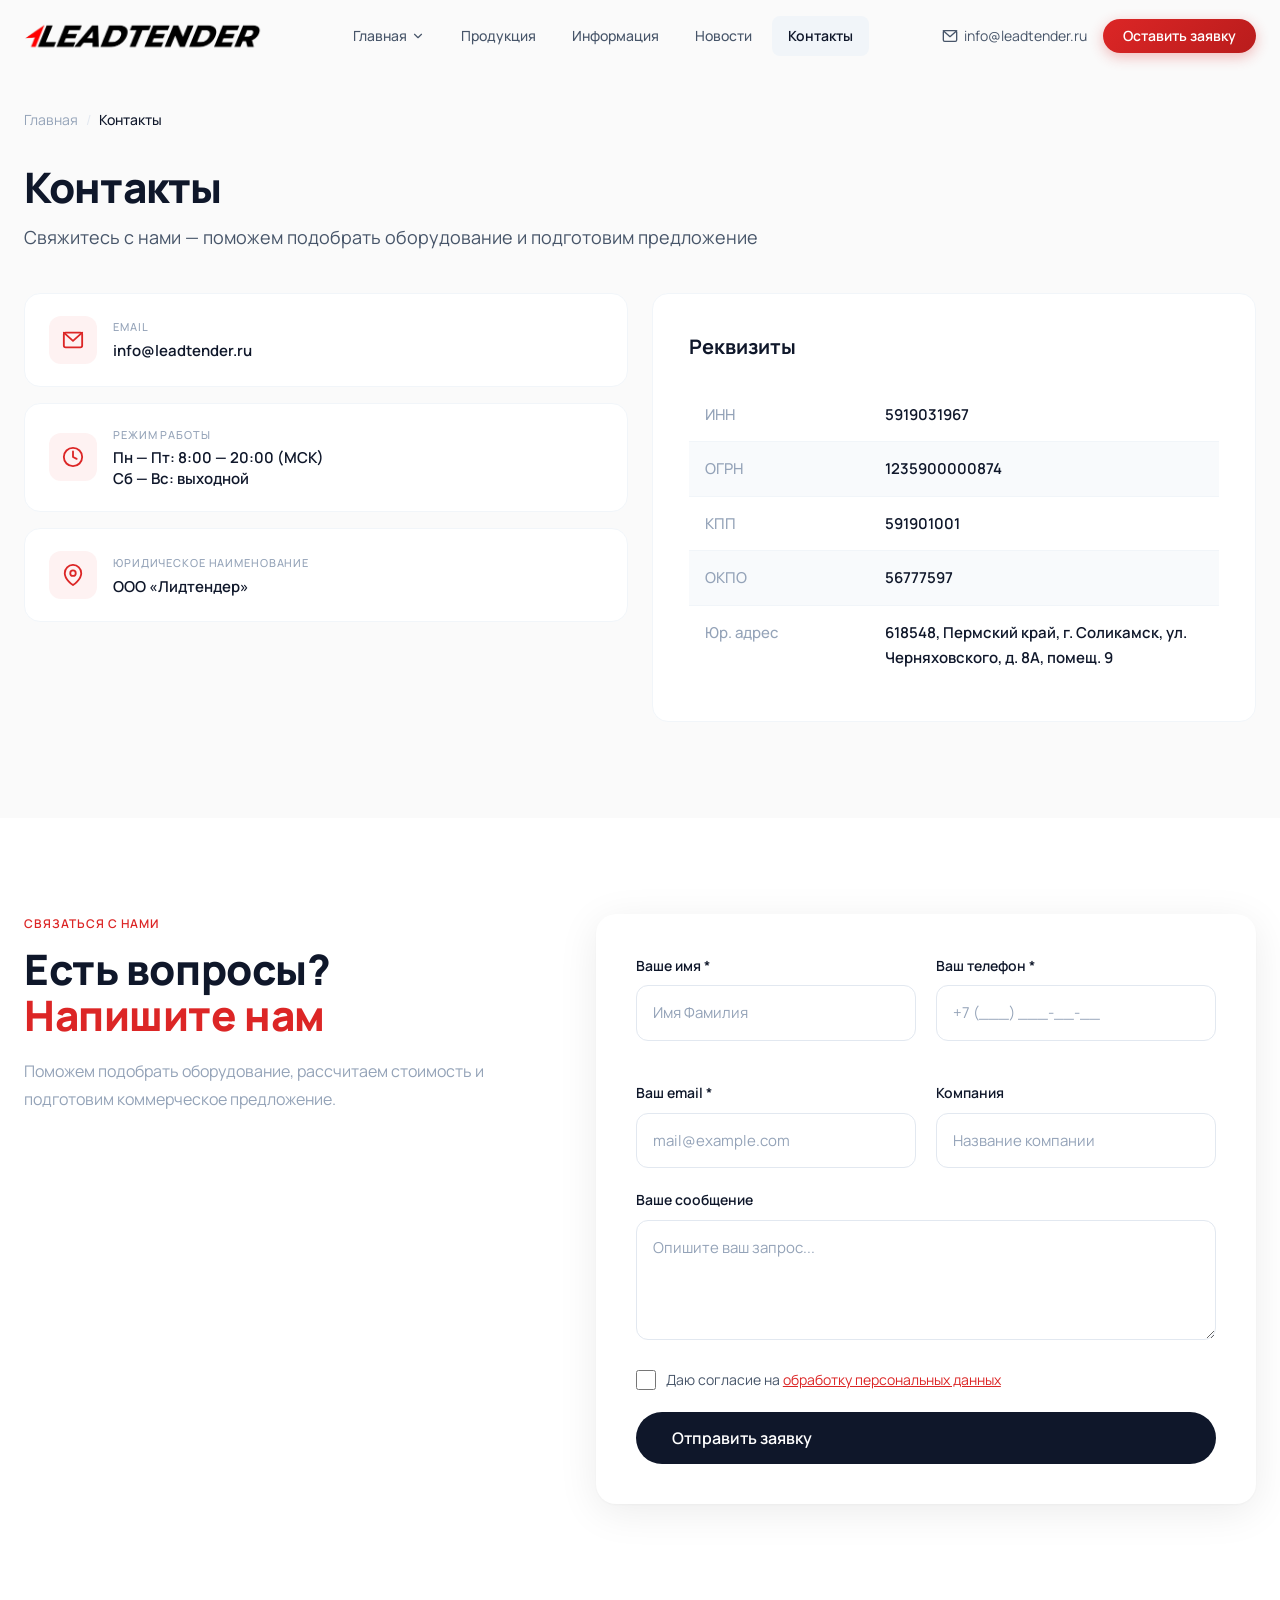
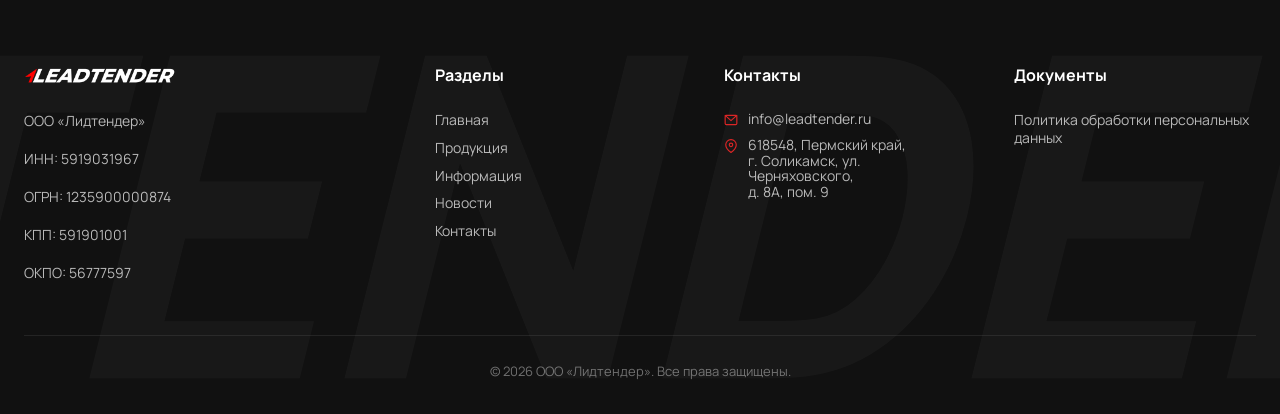
<file: contacts.html>
<!DOCTYPE html>
<html lang="ru">
<head>
  <meta charset="UTF-8">
  <meta name="viewport" content="width=device-width, initial-scale=1.0">
  <title>LEADTENDER — Контакты</title>
  <meta name="description" content="Контактная информация компании LEADTENDER. Адрес, email, реквизиты ООО «Лидтендер». Форма обратной связи.">
  <meta property="og:title" content="LEADTENDER — Контакты">
  <meta property="og:description" content="Свяжитесь с нами для подбора промышленного оборудования и инструмента.">
  <meta property="og:type" content="website">
  <link rel="icon" href="image/short-logo.png" type="image/png">

  <!-- Fonts -->
  <link rel="preconnect" href="https://fonts.googleapis.com">
  <link rel="preconnect" href="https://fonts.gstatic.com" crossorigin>
  <link href="https://fonts.googleapis.com/css2?family=Manrope:wght@400;500;600;700;800&family=Inter:wght@400;500;600&display=swap" rel="stylesheet">

  <!-- AOS.js -->
  <link href="https://unpkg.com/aos@2.3.4/dist/aos.css" rel="stylesheet">

  <!-- Styles -->
  <link rel="stylesheet" href="css/main.css?v=2">
  <link rel="stylesheet" href="css/components.css?v=2">
  <link rel="stylesheet" href="css/layout.css?v=2">
  <link rel="stylesheet" href="css/animations.css?v=2">

  <style>
    /* === PAGE HEADER === */
    .contacts-page-header {
      padding: 92px 0 40px;
      background: var(--color-bg);
    }
    .contacts-page-header h1 {
      font-size: 42px;
      font-weight: 800;
      color: var(--color-text-primary);
      margin-top: 16px;
      line-height: 1.1;
    }
    .contacts-page-header p {
      font-size: 18px;
      color: var(--color-text-body);
      margin-top: 12px;
    }

    /* === INFO BLOCK (two columns: contacts + requisites) === */
    .contacts-info-block {
      display: grid;
      grid-template-columns: 1fr 1fr;
      gap: 24px;
      align-items: start;
    }
    .contacts-left {
      display: flex;
      flex-direction: column;
      gap: 16px;
    }
    .contacts-card {
      display: flex;
      align-items: center;
      gap: 16px;
      background: var(--color-bg-white);
      border: 1px solid var(--color-border-light);
      border-radius: var(--radius-lg);
      padding: 22px 24px;
      text-decoration: none;
      color: inherit;
      transition: transform var(--transition-base), box-shadow var(--transition-base);
    }
    a.contacts-card:hover {
      transform: translateY(-3px);
      box-shadow: var(--shadow-card-hover);
    }
    .contacts-card-icon {
      width: 48px;
      height: 48px;
      border-radius: var(--radius-md);
      background: var(--color-primary-light);
      color: var(--color-primary);
      display: flex;
      align-items: center;
      justify-content: center;
      flex-shrink: 0;
    }
    .contacts-card-text {
      min-width: 0;
    }
    .contacts-card-label {
      font-size: 11px;
      text-transform: uppercase;
      letter-spacing: 0.08em;
      color: var(--color-text-muted);
      font-weight: 500;
      margin-bottom: 3px;
    }
    .contacts-card-value {
      font-size: 15px;
      font-weight: 600;
      color: var(--color-text-primary);
      line-height: 1.4;
    }
    a.contacts-card:hover .contacts-card-value {
      color: var(--color-primary);
    }

    /* === MAP === */
    .contacts-map {
      width: 100%;
      height: 400px;
      border-radius: var(--radius-xl);
      border: 1px solid var(--color-border-light);
      overflow: hidden;
      background: #E2E8F0;
    }
    .contacts-map iframe {
      width: 100%;
      height: 100%;
      border: none;
    }

    /* === REQUISITES === */
    .contacts-requisites {
      background: var(--color-bg-white);
      border: 1px solid var(--color-border-light);
      border-radius: var(--radius-lg);
      padding: 36px;
    }
    .contacts-req-title {
      font-size: 20px;
      font-weight: 700;
      color: var(--color-text-primary);
      margin-bottom: 24px;
    }
    .contacts-req-table {
      width: 100%;
      border-collapse: collapse;
    }
    .contacts-req-table tr {
      border-bottom: 1px solid var(--color-border-light);
    }
    .contacts-req-table tr:last-child {
      border-bottom: none;
    }
    .contacts-req-table tr:nth-child(even) {
      background: #F8FAFC;
    }
    .contacts-req-table td {
      padding: 14px 16px;
      font-size: 15px;
      vertical-align: top;
    }
    .contacts-req-table td:first-child {
      color: var(--color-text-muted);
      width: 180px;
      font-weight: 500;
    }
    .contacts-req-table td:last-child {
      color: var(--color-text-primary);
      font-weight: 600;
    }

    /* === CONTACT FORM SECTION === */
    .contact-layout {
      display: grid;
      grid-template-columns: 1fr 1.3fr;
      gap: 64px;
      align-items: start;
    }
    .contact-info {
      position: sticky;
      top: 100px;
    }
    .contact-form-wrap {
      background: var(--color-bg-white);
      border-radius: var(--radius-xl);
      padding: 40px;
      box-shadow: 0 8px 40px rgba(0,0,0,0.08), 0 1px 3px rgba(0,0,0,0.04);
    }

    /* === RESPONSIVE === */
    @media (max-width: 1024px) {
      .contacts-info-block { grid-template-columns: 1fr; }
      .contacts-map { height: 320px; }
      .contact-layout { grid-template-columns: 1fr; gap: 40px; }
      .contact-info { position: static; }
    }
    @media (max-width: 768px) {
      .contacts-page-header h1 { font-size: 32px; }
      .contacts-requisites { padding: 24px 20px; }
      .contacts-req-table td:first-child { width: 100px; font-size: 13px; }
      .contacts-req-table td:last-child { font-size: 14px; }
      .contact-form-wrap { padding: 24px 20px; }
      .contacts-card { padding: 18px 20px; }
      .contacts-card-icon { width: 40px; height: 40px; }
    }
    @media (max-width: 480px) {
      .contacts-page-header h1 { font-size: 26px; }
      .contacts-card-value { font-size: 14px; }
      .contacts-req-table td { padding: 10px 12px; }
    }
  </style>
</head>
<body>

  <!-- Scroll progress bar -->
  <div class="scroll-progress" id="scroll-progress"></div>

  <!-- Header -->
  <div id="header" data-header-style="solid"></div>

  <!-- Page Header -->
  <div class="contacts-page-header">
    <div class="container">
      <nav class="breadcrumbs" aria-label="Навигация">
        <a href="index.html">Главная</a>
        <span class="separator">/</span>
        <span class="current">Контакты</span>
      </nav>
      <h1>Контакты</h1>
      <p>Свяжитесь с нами — поможем подобрать оборудование и подготовим предложение</p>
    </div>
  </div>


  <!-- ============================================
       СЕКЦИЯ 1: КОНТАКТНЫЕ ДАННЫЕ + РЕКВИЗИТЫ
       ============================================ -->
  <section class="section" style="padding-top: 0;">
    <div class="container">
      <div class="contacts-info-block" data-aos="fade-up">

        <!-- Left: contact cards -->
        <div class="contacts-left">
          <a href="mailto:info@leadtender.ru" class="contacts-card">
            <div class="contacts-card-icon">
              <svg width="22" height="22" viewBox="0 0 24 24" fill="none" stroke="currentColor" stroke-width="2" stroke-linecap="round" stroke-linejoin="round"><rect x="2" y="4" width="20" height="16" rx="2"/><path d="M22 4L12 13 2 4"/></svg>
            </div>
            <div class="contacts-card-text">
              <div class="contacts-card-label">Email</div>
              <div class="contacts-card-value">info@leadtender.ru</div>
            </div>
          </a>

          <div class="contacts-card">
            <div class="contacts-card-icon">
              <svg width="22" height="22" viewBox="0 0 24 24" fill="none" stroke="currentColor" stroke-width="2" stroke-linecap="round" stroke-linejoin="round"><circle cx="12" cy="12" r="10"/><polyline points="12 6 12 12 16 14"/></svg>
            </div>
            <div class="contacts-card-text">
              <div class="contacts-card-label">Режим работы</div>
              <div class="contacts-card-value">Пн — Пт: 8:00 — 20:00 (МСК)<br>Сб — Вс: выходной</div>
            </div>
          </div>

          <div class="contacts-card">
            <div class="contacts-card-icon">
              <svg width="22" height="22" viewBox="0 0 24 24" fill="none" stroke="currentColor" stroke-width="2" stroke-linecap="round" stroke-linejoin="round"><path d="M21 10c0 7-9 13-9 13S3 17 3 10a9 9 0 1 1 18 0z"/><circle cx="12" cy="10" r="3"/></svg>
            </div>
            <div class="contacts-card-text">
              <div class="contacts-card-label">Юридическое наименование</div>
              <div class="contacts-card-value">ООО «Лидтендер»</div>
            </div>
          </div>
        </div>

        <!-- Right: requisites -->
        <div class="contacts-requisites">
          <div class="contacts-req-title">Реквизиты</div>
          <table class="contacts-req-table">
            <tbody>
              <tr>
                <td>ИНН</td>
                <td>5919031967</td>
              </tr>
              <tr>
                <td>ОГРН</td>
                <td>1235900000874</td>
              </tr>
              <tr>
                <td>КПП</td>
                <td>591901001</td>
              </tr>
              <tr>
                <td>ОКПО</td>
                <td>56777597</td>
              </tr>
              <tr>
                <td>Юр. адрес</td>
                <td>618548, Пермский край, г. Соликамск, ул. Черняховского, д. 8А, помещ. 9</td>
              </tr>
            </tbody>
          </table>
        </div>

      </div>
    </div>
  </section>


  <!-- ============================================
       СЕКЦИЯ: ФОРМА ОБРАТНОЙ СВЯЗИ
       ============================================ -->
  <section class="section" id="form" style="background: var(--color-bg-white);">
    <div class="container">
      <div class="contact-layout" data-aos="fade-up">
        <!-- Left: info -->
        <div class="contact-info">
          <div class="section-label">СВЯЗАТЬСЯ С НАМИ</div>
          <h2 style="font-size: 42px; font-weight: 800; color: var(--color-text-primary); line-height: 1.1; margin-top: 12px;">
            Есть вопросы?<br><span style="color: var(--color-primary);">Напишите нам</span>
          </h2>
          <p style="color: var(--color-text-muted); margin-top: 20px; font-size: 16px; line-height: 1.7;">
            Поможем подобрать оборудование, рассчитаем стоимость и подготовим коммерческое предложение.
          </p>
        </div>

        <!-- Right: form -->
        <div class="contact-form-wrap">
          <form class="contact-form" novalidate>
            <div class="form-grid">
              <div class="form-group">
                <label class="form-label" for="name">Ваше имя *</label>
                <input type="text" class="form-input" id="name" name="name" placeholder="Имя Фамилия" required>
              </div>
              <div class="form-group">
                <label class="form-label" for="phone">Ваш телефон *</label>
                <input type="tel" class="form-input" id="phone" name="phone" placeholder="+7 (___) ___-__-__" required>
              </div>
              <div class="form-group">
                <label class="form-label" for="email">Ваш email *</label>
                <input type="email" class="form-input" id="email" name="email" placeholder="mail@example.com" required>
              </div>
              <div class="form-group">
                <label class="form-label" for="company">Компания</label>
                <input type="text" class="form-input" id="company" name="company" placeholder="Название компании">
              </div>
            </div>
            <div class="form-group">
              <label class="form-label" for="message">Ваше сообщение</label>
              <textarea class="form-input form-textarea" id="message" name="message" placeholder="Опишите ваш запрос..."></textarea>
            </div>
            <div class="form-group">
              <div class="form-checkbox">
                <input type="checkbox" id="privacy" name="privacy" required>
                <label for="privacy">Даю согласие на <a href="privacy.html" target="_blank">обработку персональных данных</a></label>
              </div>
            </div>
            <button type="submit" class="btn btn-secondary btn-lg w-full" style="border-radius: 50px;">Отправить заявку</button>
          </form>
        </div>
      </div>
    </div>
  </section>

  <!-- Footer (injected by JS) -->
  <div id="footer"></div>

  <!-- Back to top -->
  <button class="back-to-top" id="back-to-top" aria-label="Наверх">
    <svg width="20" height="20" viewBox="0 0 24 24" fill="none" stroke="currentColor" stroke-width="2.5" stroke-linecap="round" stroke-linejoin="round"><polyline points="18 15 12 9 6 15"/></svg>
  </button>

  <!-- Scripts -->
  <script src="https://unpkg.com/aos@2.3.4/dist/aos.js"></script>
  <script src="js/data.js"></script>
  <script src="js/components.js"></script>
  <script src="js/main.js"></script>
  <script src="js/forms.js"></script>
</body>
</html>
</file>
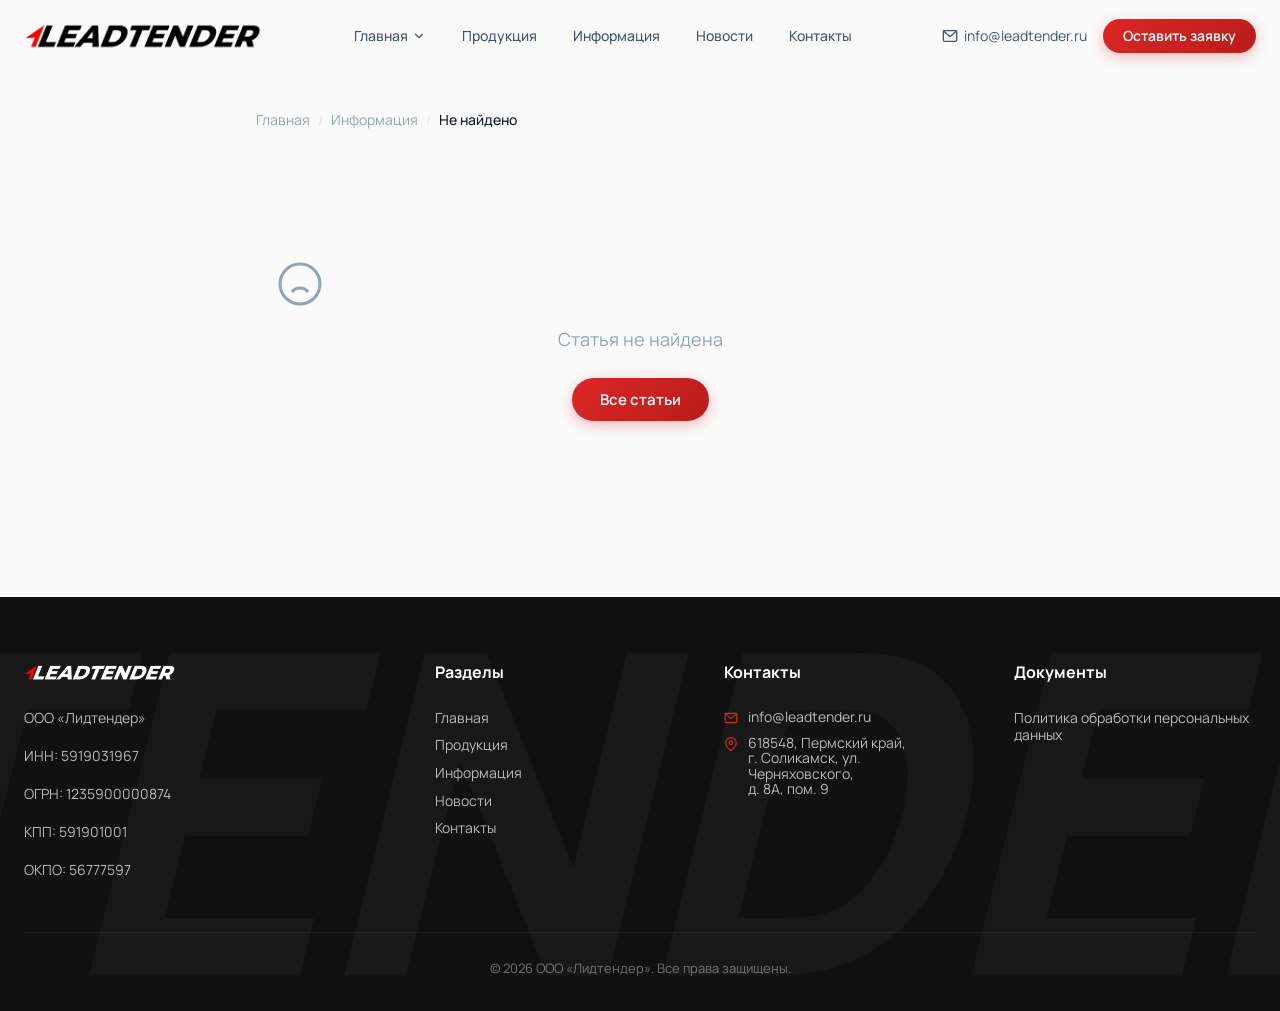
<file: info-detail.html>
<!DOCTYPE html>
<html lang="ru">
<head>
  <meta charset="UTF-8">
  <meta name="viewport" content="width=device-width, initial-scale=1.0">
  <title>LEADTENDER — Статья</title>
  <meta name="description" content="Полезная информация об абразивной продукции">
  <meta property="og:type" content="article">
  <link rel="icon" href="image/short-logo.png" type="image/png">

  <link rel="preconnect" href="https://fonts.googleapis.com">
  <link rel="preconnect" href="https://fonts.gstatic.com" crossorigin>
  <link href="https://fonts.googleapis.com/css2?family=Manrope:wght@400;500;600;700;800&family=Inter:wght@400;500;600&display=swap" rel="stylesheet">
  <link href="https://unpkg.com/aos@2.3.4/dist/aos.css" rel="stylesheet">

  <link rel="stylesheet" href="css/main.css?v=2">
  <link rel="stylesheet" href="css/components.css?v=2">
  <link rel="stylesheet" href="css/layout.css?v=2">
  <link rel="stylesheet" href="css/animations.css?v=2">

  <style>
    .detail-page-header {
      padding: 92px 0 32px;
      background: var(--color-bg);
    }

    .detail-container {
      max-width: 768px;
      margin: 0 auto;
    }
    .detail-date {
      display: inline-flex;
      align-items: center;
      gap: 6px;
      font-size: 13px;
      font-weight: 500;
      color: var(--color-text-muted);
      background: var(--color-bg);
      padding: 6px 14px;
      border-radius: 50px;
      margin-bottom: 16px;
    }
    .detail-title {
      font-size: 36px;
      font-weight: 800;
      color: var(--color-text-primary);
      line-height: 1.2;
      margin-bottom: 32px;
    }

    /* === ARTICLE CONTENT === */
    .article-content {
      font-size: 16px;
      line-height: 1.8;
      color: var(--color-text-body);
    }
    .article-content p {
      margin-bottom: 20px;
    }
    .article-content h3 {
      font-size: 20px;
      font-weight: 700;
      color: var(--color-text-primary);
      margin-top: 36px;
      margin-bottom: 14px;
      line-height: 1.3;
    }
    .article-content strong {
      color: var(--color-text-primary);
      font-weight: 600;
    }

    /* === BACK LINK === */
    .detail-back {
      display: inline-flex;
      align-items: center;
      gap: 6px;
      font-size: 15px;
      font-weight: 500;
      color: var(--color-text-body);
      text-decoration: none;
      margin-top: 48px;
      padding: 10px 0;
      transition: color var(--transition-fast);
    }
    .detail-back:hover {
      color: var(--color-primary);
    }

    /* === MORE SECTION === */
    .detail-more {
      border-top: 1px solid var(--color-border-light);
      padding-top: 48px;
      margin-top: 48px;
    }
    .detail-more-title {
      font-size: 22px;
      font-weight: 700;
      color: var(--color-text-primary);
      margin-bottom: 24px;
    }
    .detail-more-grid {
      display: grid;
      grid-template-columns: repeat(2, 1fr);
      gap: 16px;
    }
    .detail-more-article {
      display: flex;
      gap: 16px;
      padding: 20px;
      background: var(--color-bg-white);
      border: 1px solid var(--color-border-light);
      border-radius: var(--radius-md);
      text-decoration: none;
      color: inherit;
      transition: transform var(--transition-base), box-shadow var(--transition-base);
    }
    .detail-more-article:hover {
      transform: translateY(-2px);
      box-shadow: var(--shadow-card-hover);
    }
    .detail-more-article-icon {
      width: 44px;
      height: 44px;
      border-radius: var(--radius-sm);
      display: flex;
      align-items: center;
      justify-content: center;
      flex-shrink: 0;
      color: white;
    }
    .detail-more-article-title {
      font-size: 14px;
      font-weight: 600;
      color: var(--color-text-primary);
      line-height: 1.4;
      transition: color var(--transition-fast);
    }
    .detail-more-article:hover .detail-more-article-title {
      color: var(--color-primary);
    }
    .detail-more-article-date {
      font-size: 12px;
      color: var(--color-text-muted);
      margin-top: 4px;
    }

    /* === NOT FOUND === */
    .detail-not-found {
      text-align: center;
      padding: 80px 20px;
    }
    .detail-not-found svg {
      color: var(--color-text-muted);
      margin-bottom: 16px;
    }
    .detail-not-found p {
      font-size: 18px;
      color: var(--color-text-muted);
      margin-bottom: 24px;
    }

    @media (max-width: 768px) {
      .detail-title { font-size: 28px; }
      .detail-more-grid { grid-template-columns: 1fr; }
    }
  </style>
</head>
<body>

  <div class="scroll-progress" id="scroll-progress"></div>
  <div id="header" data-header-style="solid"></div>

  <div class="detail-page-header">
    <div class="container">
      <div class="detail-container">
        <nav class="breadcrumbs" id="detail-breadcrumbs" aria-label="Навигация">
          <a href="index.html">Главная</a>
          <span class="separator">/</span>
          <a href="info.html">Информация</a>
          <span class="separator">/</span>
          <span class="current" id="bc-title">Загрузка...</span>
        </nav>
      </div>
    </div>
  </div>

  <section class="section" style="padding-top: 0;">
    <div class="container">
      <div class="detail-container" id="detail-content">
        <!-- Rendered by JS -->
      </div>
    </div>
  </section>

  <div id="footer"></div>

  <button class="back-to-top" id="back-to-top" aria-label="Наверх">
    <svg width="20" height="20" viewBox="0 0 24 24" fill="none" stroke="currentColor" stroke-width="2.5" stroke-linecap="round" stroke-linejoin="round"><polyline points="18 15 12 9 6 15"/></svg>
  </button>

  <script src="https://unpkg.com/aos@2.3.4/dist/aos.js"></script>
  <script src="js/data.js"></script>
  <script src="js/components.js"></script>
  <script src="js/main.js"></script>

  <script>
    var ARTICLE_ICONS = {
      'marking-cut-discs':  { color: '#DC2626', svg: '<svg width="20" height="20" viewBox="0 0 24 24" fill="none" stroke="currentColor" stroke-width="2"><circle cx="12" cy="12" r="10"/><circle cx="12" cy="12" r="6"/><circle cx="12" cy="12" r="2"/></svg>' },
      'marking-grind-discs': { color: '#2563EB', svg: '<svg width="20" height="20" viewBox="0 0 24 24" fill="none" stroke="currentColor" stroke-width="2"><circle cx="12" cy="12" r="3"/><path d="M19.4 15a1.65 1.65 0 0 0 .33 1.82l.06.06a2 2 0 1 1-2.83 2.83l-.06-.06a1.65 1.65 0 0 0-1.82-.33 1.65 1.65 0 0 0-1 1.51V21a2 2 0 0 1-4 0v-.09A1.65 1.65 0 0 0 9 19.4a1.65 1.65 0 0 0-1.82.33l-.06.06a2 2 0 1 1-2.83-2.83l.06-.06A1.65 1.65 0 0 0 4.68 15a1.65 1.65 0 0 0-1.51-1H3a2 2 0 0 1 0-4h.09A1.65 1.65 0 0 0 4.6 9a1.65 1.65 0 0 0-.33-1.82l-.06-.06a2 2 0 1 1 2.83-2.83l.06.06A1.65 1.65 0 0 0 9 4.68a1.65 1.65 0 0 0 1-1.51V3a2 2 0 0 1 4 0v.09a1.65 1.65 0 0 0 1 1.51 1.65 1.65 0 0 0 1.82-.33l.06-.06a2 2 0 1 1 2.83 2.83l-.06.06A1.65 1.65 0 0 0 19.4 9a1.65 1.65 0 0 0 1.51 1H21a2 2 0 0 1 0 4h-.09a1.65 1.65 0 0 0-1.51 1z"/></svg>' },
      'types-cut-discs':    { color: '#059669', svg: '<svg width="20" height="20" viewBox="0 0 24 24" fill="none" stroke="currentColor" stroke-width="2"><polygon points="12 2 2 7 12 12 22 7 12 2"/><polyline points="2 17 12 22 22 17"/><polyline points="2 12 12 17 22 12"/></svg>' },
      'types-grind-discs':  { color: '#D97706', svg: '<svg width="20" height="20" viewBox="0 0 24 24" fill="none" stroke="currentColor" stroke-width="2"><circle cx="12" cy="12" r="10"/><circle cx="12" cy="12" r="3"/></svg>' },
      'choose-disc':        { color: '#7C3AED', svg: '<svg width="20" height="20" viewBox="0 0 24 24" fill="none" stroke="currentColor" stroke-width="2"><path d="M22 11.08V12a10 10 0 1 1-5.93-9.14"/><polyline points="22 4 12 14.01 9 11.01"/></svg>' },
      'safety-discs':       { color: '#0F172A', svg: '<svg width="20" height="20" viewBox="0 0 24 24" fill="none" stroke="currentColor" stroke-width="2"><path d="M12 22s8-4 8-10V5l-8-3-8 3v7c0 6 8 10 8 10z"/></svg>' }
    };

    document.addEventListener('DOMContentLoaded', function() {
      var params = new URLSearchParams(window.location.search);
      var id = params.get('id');
      var item = ARTICLES.find(function(a) { return a.id === id; });
      var container = document.getElementById('detail-content');
      var bcTitle = document.getElementById('bc-title');

      if (!item) {
        bcTitle.textContent = 'Не найдено';
        container.innerHTML =
          '<div class="detail-not-found">' +
            '<svg width="48" height="48" viewBox="0 0 24 24" fill="none" stroke="currentColor" stroke-width="1.5"><circle cx="12" cy="12" r="10"/><path d="M16 16s-1.5-2-4-2-4 2-4 2"/><line x1="9" y1="9" x2="9.01" y2="9"/><line x1="15" y1="9" x2="15.01" y2="9"/></svg>' +
            '<p>Статья не найдена</p>' +
            '<a href="info.html" class="btn btn-primary">Все статьи</a>' +
          '</div>';
        return;
      }

      document.title = 'LEADTENDER — ' + item.title;
      bcTitle.textContent = item.title;

      // Build other articles
      var others = ARTICLES.filter(function(a) { return a.id !== item.id; }).slice(0, 4);
      var othersHTML = '';
      others.forEach(function(a) {
        var iconData = ARTICLE_ICONS[a.id] || { color: '#94A3B8', svg: '' };
        othersHTML +=
          '<a href="info-detail.html?id=' + a.id + '" class="detail-more-article">' +
            '<div class="detail-more-article-icon" style="background: ' + iconData.color + ';">' + iconData.svg + '</div>' +
            '<div>' +
              '<div class="detail-more-article-title">' + a.title + '</div>' +
              '<div class="detail-more-article-date">' + a.date + '</div>' +
            '</div>' +
          '</a>';
      });

      container.innerHTML =
        '<div class="detail-date" data-aos="fade-up">' +
          '<svg width="14" height="14" viewBox="0 0 24 24" fill="none" stroke="currentColor" stroke-width="2"><rect x="3" y="4" width="18" height="18" rx="2"/><path d="M16 2v4M8 2v4M3 10h18"/></svg> ' +
          'Обновлено: ' + item.date +
        '</div>' +
        '<h1 class="detail-title" data-aos="fade-up">' + item.title + '</h1>' +
        '<div class="article-content" data-aos="fade-up">' + item.content + '</div>' +
        '<a href="info.html" class="detail-back">' +
          '<svg width="16" height="16" viewBox="0 0 24 24" fill="none" stroke="currentColor" stroke-width="2.5"><path d="M19 12H5M12 19l-7-7 7-7"/></svg>' +
          'Все статьи' +
        '</a>' +
        '<div class="detail-more" data-aos="fade-up">' +
          '<div class="detail-more-title">Другие статьи</div>' +
          '<div class="detail-more-grid">' + othersHTML + '</div>' +
        '</div>';

      if (typeof AOS !== 'undefined') AOS.refresh();
    });
  </script>
</body>
</html>
</file>
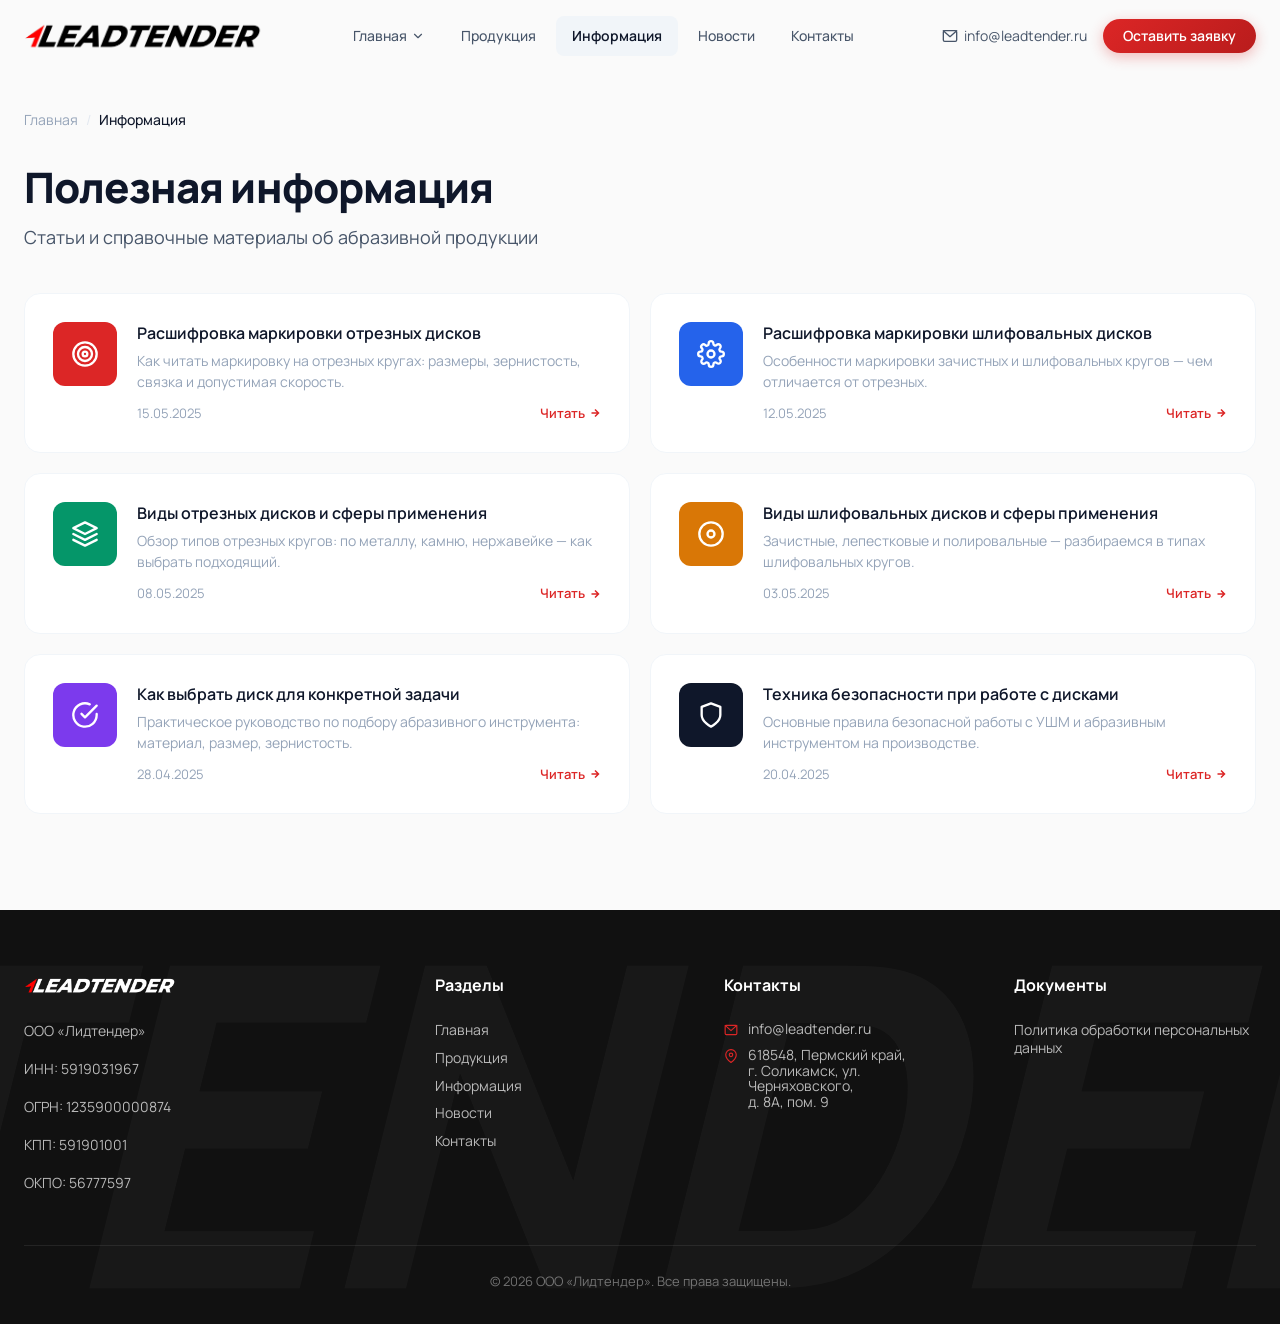
<file: info.html>
<!DOCTYPE html>
<html lang="ru">
<head>
  <meta charset="UTF-8">
  <meta name="viewport" content="width=device-width, initial-scale=1.0">
  <title>LEADTENDER — Полезная информация</title>
  <meta name="description" content="Статьи и справочные материалы об абразивной продукции: маркировка дисков, виды инструмента, техника безопасности.">
  <meta property="og:title" content="LEADTENDER — Полезная информация">
  <meta property="og:description" content="Справочные материалы по подбору абразивного инструмента и технике безопасности.">
  <meta property="og:type" content="website">
  <link rel="icon" href="image/short-logo.png" type="image/png">

  <link rel="preconnect" href="https://fonts.googleapis.com">
  <link rel="preconnect" href="https://fonts.gstatic.com" crossorigin>
  <link href="https://fonts.googleapis.com/css2?family=Manrope:wght@400;500;600;700;800&family=Inter:wght@400;500;600&display=swap" rel="stylesheet">
  <link href="https://unpkg.com/aos@2.3.4/dist/aos.css" rel="stylesheet">

  <link rel="stylesheet" href="css/main.css?v=2">
  <link rel="stylesheet" href="css/components.css?v=2">
  <link rel="stylesheet" href="css/layout.css?v=2">
  <link rel="stylesheet" href="css/animations.css?v=2">

  <style>
    .info-page-header {
      padding: 92px 0 40px;
      background: var(--color-bg);
    }
    .info-page-header h1 {
      font-size: 42px;
      font-weight: 800;
      color: var(--color-text-primary);
      margin-top: 16px;
      line-height: 1.1;
    }
    .info-page-header p {
      font-size: 18px;
      color: var(--color-text-body);
      margin-top: 12px;
    }

    /* === INFO GRID === */
    .info-grid {
      display: grid;
      grid-template-columns: repeat(2, 1fr);
      gap: 20px;
    }
    .info-card {
      display: flex;
      gap: 20px;
      padding: 28px;
      background: var(--color-bg-white);
      border: 1px solid var(--color-border-light);
      border-radius: var(--radius-lg);
      text-decoration: none;
      color: inherit;
      transition: transform var(--transition-base), box-shadow var(--transition-base);
    }
    .info-card:hover {
      transform: translateY(-4px);
      box-shadow: var(--shadow-card-hover);
    }
    .info-card-icon {
      width: 64px;
      height: 64px;
      border-radius: var(--radius-md);
      display: flex;
      align-items: center;
      justify-content: center;
      flex-shrink: 0;
      color: white;
    }
    .info-card-body {
      display: flex;
      flex-direction: column;
      gap: 6px;
      min-width: 0;
    }
    .info-card-title {
      font-size: 16px;
      font-weight: 600;
      color: var(--color-text-primary);
      line-height: 1.4;
      transition: color var(--transition-fast);
    }
    .info-card:hover .info-card-title {
      color: var(--color-primary);
    }
    .info-card-preview {
      font-size: 14px;
      color: var(--color-text-muted);
      line-height: 1.5;
      display: -webkit-box;
      -webkit-line-clamp: 2;
      -webkit-box-orient: vertical;
      overflow: hidden;
    }
    .info-card-meta {
      display: flex;
      align-items: center;
      justify-content: space-between;
      margin-top: 4px;
    }
    .info-card-date {
      font-size: 13px;
      color: var(--color-text-muted);
    }
    .info-card-link {
      font-size: 13px;
      font-weight: 600;
      color: var(--color-primary);
      display: inline-flex;
      align-items: center;
      gap: 4px;
      transition: gap var(--transition-fast);
    }
    .info-card:hover .info-card-link {
      gap: 8px;
    }

    /* === RESPONSIVE === */
    @media (max-width: 768px) {
      .info-grid { grid-template-columns: 1fr; }
      .info-page-header h1 { font-size: 32px; }
    }
    @media (max-width: 480px) {
      .info-card { flex-direction: column; gap: 16px; }
      .info-card-icon { width: 52px; height: 52px; }
    }
  </style>
</head>
<body>

  <div class="scroll-progress" id="scroll-progress"></div>
  <div id="header" data-header-style="solid"></div>

  <div class="info-page-header">
    <div class="container">
      <nav class="breadcrumbs" aria-label="Навигация">
        <a href="index.html">Главная</a>
        <span class="separator">/</span>
        <span class="current">Информация</span>
      </nav>
      <h1>Полезная информация</h1>
      <p>Статьи и справочные материалы об абразивной продукции</p>
    </div>
  </div>

  <section class="section" style="padding-top: 0;">
    <div class="container">
      <div class="info-grid" data-aos="fade-up">

        <!-- 1. Расшифровка маркировки отрезных -->
        <a href="info-detail.html?id=marking-cut-discs" class="info-card">
          <div class="info-card-icon" style="background: #DC2626;">
            <svg width="28" height="28" viewBox="0 0 24 24" fill="none" stroke="currentColor" stroke-width="2" stroke-linecap="round" stroke-linejoin="round"><circle cx="12" cy="12" r="10"/><circle cx="12" cy="12" r="6"/><circle cx="12" cy="12" r="2"/></svg>
          </div>
          <div class="info-card-body">
            <div class="info-card-title">Расшифровка маркировки отрезных дисков</div>
            <div class="info-card-preview">Как читать маркировку на отрезных кругах: размеры, зернистость, связка и допустимая скорость.</div>
            <div class="info-card-meta">
              <span class="info-card-date">15.05.2025</span>
              <span class="info-card-link">Читать <svg width="12" height="12" viewBox="0 0 24 24" fill="none" stroke="currentColor" stroke-width="3"><path d="M5 12h14M12 5l7 7-7 7"/></svg></span>
            </div>
          </div>
        </a>

        <!-- 2. Расшифровка маркировки шлифовальных -->
        <a href="info-detail.html?id=marking-grind-discs" class="info-card">
          <div class="info-card-icon" style="background: #2563EB;">
            <svg width="28" height="28" viewBox="0 0 24 24" fill="none" stroke="currentColor" stroke-width="2" stroke-linecap="round" stroke-linejoin="round"><circle cx="12" cy="12" r="3"/><path d="M19.4 15a1.65 1.65 0 0 0 .33 1.82l.06.06a2 2 0 1 1-2.83 2.83l-.06-.06a1.65 1.65 0 0 0-1.82-.33 1.65 1.65 0 0 0-1 1.51V21a2 2 0 0 1-4 0v-.09A1.65 1.65 0 0 0 9 19.4a1.65 1.65 0 0 0-1.82.33l-.06.06a2 2 0 1 1-2.83-2.83l.06-.06A1.65 1.65 0 0 0 4.68 15a1.65 1.65 0 0 0-1.51-1H3a2 2 0 0 1 0-4h.09A1.65 1.65 0 0 0 4.6 9a1.65 1.65 0 0 0-.33-1.82l-.06-.06a2 2 0 1 1 2.83-2.83l.06.06A1.65 1.65 0 0 0 9 4.68a1.65 1.65 0 0 0 1-1.51V3a2 2 0 0 1 4 0v.09a1.65 1.65 0 0 0 1 1.51 1.65 1.65 0 0 0 1.82-.33l.06-.06a2 2 0 1 1 2.83 2.83l-.06.06A1.65 1.65 0 0 0 19.4 9a1.65 1.65 0 0 0 1.51 1H21a2 2 0 0 1 0 4h-.09a1.65 1.65 0 0 0-1.51 1z"/></svg>
          </div>
          <div class="info-card-body">
            <div class="info-card-title">Расшифровка маркировки шлифовальных дисков</div>
            <div class="info-card-preview">Особенности маркировки зачистных и шлифовальных кругов — чем отличается от отрезных.</div>
            <div class="info-card-meta">
              <span class="info-card-date">12.05.2025</span>
              <span class="info-card-link">Читать <svg width="12" height="12" viewBox="0 0 24 24" fill="none" stroke="currentColor" stroke-width="3"><path d="M5 12h14M12 5l7 7-7 7"/></svg></span>
            </div>
          </div>
        </a>

        <!-- 3. Виды отрезных дисков -->
        <a href="info-detail.html?id=types-cut-discs" class="info-card">
          <div class="info-card-icon" style="background: #059669;">
            <svg width="28" height="28" viewBox="0 0 24 24" fill="none" stroke="currentColor" stroke-width="2" stroke-linecap="round" stroke-linejoin="round"><polygon points="12 2 2 7 12 12 22 7 12 2"/><polyline points="2 17 12 22 22 17"/><polyline points="2 12 12 17 22 12"/></svg>
          </div>
          <div class="info-card-body">
            <div class="info-card-title">Виды отрезных дисков и сферы применения</div>
            <div class="info-card-preview">Обзор типов отрезных кругов: по металлу, камню, нержавейке — как выбрать подходящий.</div>
            <div class="info-card-meta">
              <span class="info-card-date">08.05.2025</span>
              <span class="info-card-link">Читать <svg width="12" height="12" viewBox="0 0 24 24" fill="none" stroke="currentColor" stroke-width="3"><path d="M5 12h14M12 5l7 7-7 7"/></svg></span>
            </div>
          </div>
        </a>

        <!-- 4. Виды шлифовальных дисков -->
        <a href="info-detail.html?id=types-grind-discs" class="info-card">
          <div class="info-card-icon" style="background: #D97706;">
            <svg width="28" height="28" viewBox="0 0 24 24" fill="none" stroke="currentColor" stroke-width="2" stroke-linecap="round" stroke-linejoin="round"><circle cx="12" cy="12" r="10"/><circle cx="12" cy="12" r="3"/></svg>
          </div>
          <div class="info-card-body">
            <div class="info-card-title">Виды шлифовальных дисков и сферы применения</div>
            <div class="info-card-preview">Зачистные, лепестковые и полировальные — разбираемся в типах шлифовальных кругов.</div>
            <div class="info-card-meta">
              <span class="info-card-date">03.05.2025</span>
              <span class="info-card-link">Читать <svg width="12" height="12" viewBox="0 0 24 24" fill="none" stroke="currentColor" stroke-width="3"><path d="M5 12h14M12 5l7 7-7 7"/></svg></span>
            </div>
          </div>
        </a>

        <!-- 5. Как выбрать диск -->
        <a href="info-detail.html?id=choose-disc" class="info-card">
          <div class="info-card-icon" style="background: #7C3AED;">
            <svg width="28" height="28" viewBox="0 0 24 24" fill="none" stroke="currentColor" stroke-width="2" stroke-linecap="round" stroke-linejoin="round"><path d="M22 11.08V12a10 10 0 1 1-5.93-9.14"/><polyline points="22 4 12 14.01 9 11.01"/></svg>
          </div>
          <div class="info-card-body">
            <div class="info-card-title">Как выбрать диск для конкретной задачи</div>
            <div class="info-card-preview">Практическое руководство по подбору абразивного инструмента: материал, размер, зернистость.</div>
            <div class="info-card-meta">
              <span class="info-card-date">28.04.2025</span>
              <span class="info-card-link">Читать <svg width="12" height="12" viewBox="0 0 24 24" fill="none" stroke="currentColor" stroke-width="3"><path d="M5 12h14M12 5l7 7-7 7"/></svg></span>
            </div>
          </div>
        </a>

        <!-- 6. Техника безопасности -->
        <a href="info-detail.html?id=safety-discs" class="info-card">
          <div class="info-card-icon" style="background: #0F172A;">
            <svg width="28" height="28" viewBox="0 0 24 24" fill="none" stroke="currentColor" stroke-width="2" stroke-linecap="round" stroke-linejoin="round"><path d="M12 22s8-4 8-10V5l-8-3-8 3v7c0 6 8 10 8 10z"/></svg>
          </div>
          <div class="info-card-body">
            <div class="info-card-title">Техника безопасности при работе с дисками</div>
            <div class="info-card-preview">Основные правила безопасной работы с УШМ и абразивным инструментом на производстве.</div>
            <div class="info-card-meta">
              <span class="info-card-date">20.04.2025</span>
              <span class="info-card-link">Читать <svg width="12" height="12" viewBox="0 0 24 24" fill="none" stroke="currentColor" stroke-width="3"><path d="M5 12h14M12 5l7 7-7 7"/></svg></span>
            </div>
          </div>
        </a>

      </div>
    </div>
  </section>

  <div id="footer"></div>

  <button class="back-to-top" id="back-to-top" aria-label="Наверх">
    <svg width="20" height="20" viewBox="0 0 24 24" fill="none" stroke="currentColor" stroke-width="2.5" stroke-linecap="round" stroke-linejoin="round"><polyline points="18 15 12 9 6 15"/></svg>
  </button>

  <script src="https://unpkg.com/aos@2.3.4/dist/aos.js"></script>
  <script src="js/data.js"></script>
  <script src="js/components.js"></script>
  <script src="js/main.js"></script>
</body>
</html>
</file>
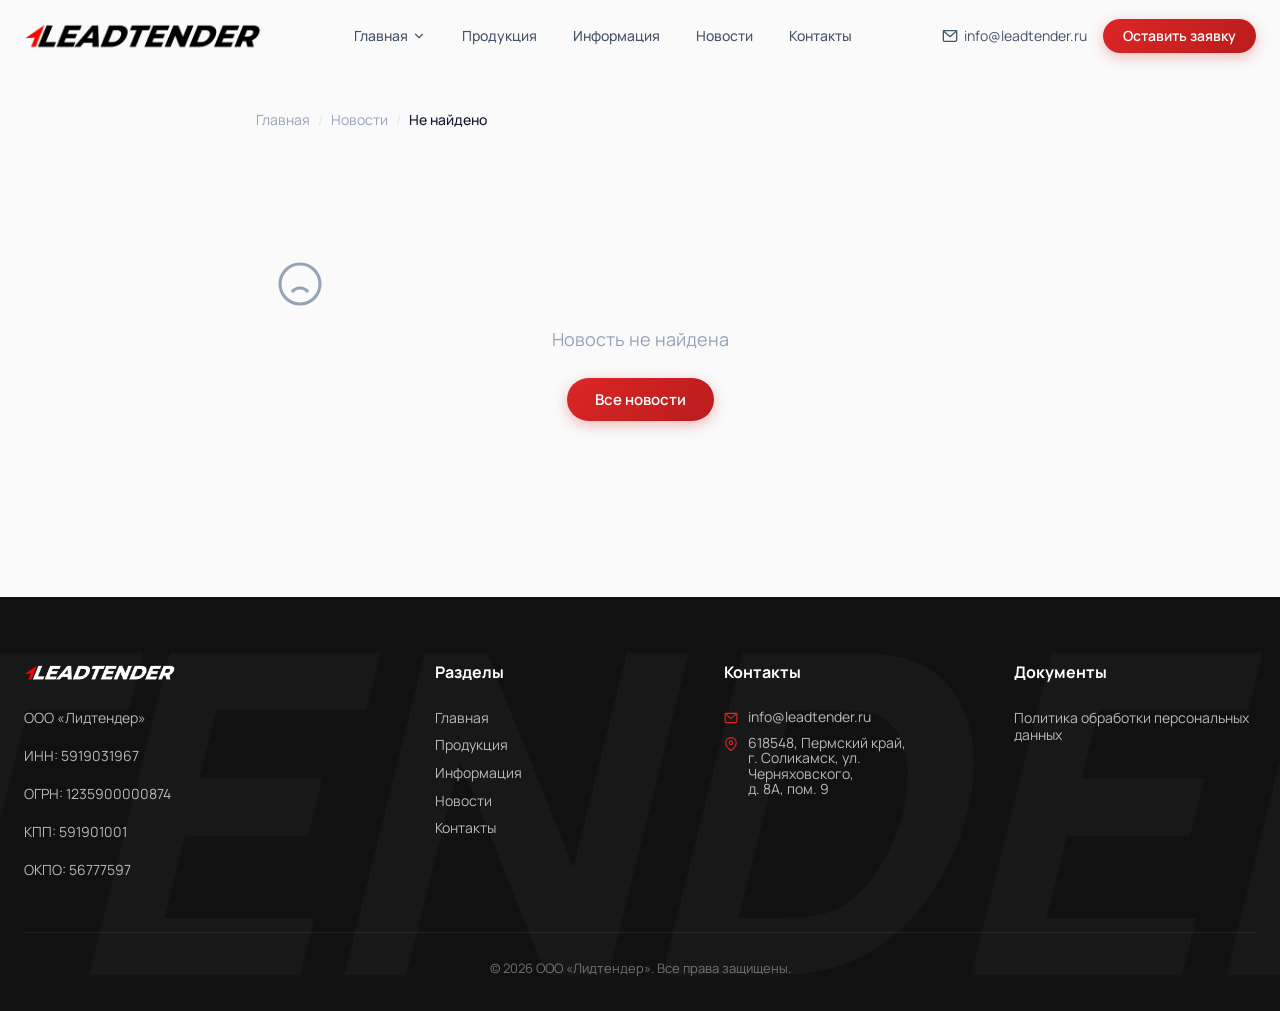
<file: news-detail.html>
<!DOCTYPE html>
<html lang="ru">
<head>
  <meta charset="UTF-8">
  <meta name="viewport" content="width=device-width, initial-scale=1.0">
  <title>LEADTENDER — Новость</title>
  <meta name="description" content="Новости компании LEADTENDER">
  <meta property="og:type" content="article">
  <link rel="icon" href="image/short-logo.png" type="image/png">

  <link rel="preconnect" href="https://fonts.googleapis.com">
  <link rel="preconnect" href="https://fonts.gstatic.com" crossorigin>
  <link href="https://fonts.googleapis.com/css2?family=Manrope:wght@400;500;600;700;800&family=Inter:wght@400;500;600&display=swap" rel="stylesheet">
  <link href="https://unpkg.com/aos@2.3.4/dist/aos.css" rel="stylesheet">

  <link rel="stylesheet" href="css/main.css?v=2">
  <link rel="stylesheet" href="css/components.css?v=2">
  <link rel="stylesheet" href="css/layout.css?v=2">
  <link rel="stylesheet" href="css/animations.css?v=2">

  <style>
    .detail-page-header {
      padding: 92px 0 32px;
      background: var(--color-bg);
    }

    /* === DETAIL CONTAINER === */
    .detail-container {
      max-width: 768px;
      margin: 0 auto;
    }
    .detail-date {
      display: inline-flex;
      align-items: center;
      gap: 6px;
      font-size: 13px;
      font-weight: 500;
      color: var(--color-text-muted);
      background: var(--color-bg);
      padding: 6px 14px;
      border-radius: 50px;
      margin-bottom: 16px;
    }
    .detail-title {
      font-size: 36px;
      font-weight: 800;
      color: var(--color-text-primary);
      line-height: 1.2;
      margin-bottom: 32px;
    }
    .detail-cover {
      width: 100%;
      height: 360px;
      border-radius: var(--radius-xl);
      display: flex;
      align-items: center;
      justify-content: center;
      margin-bottom: 40px;
    }
    .detail-cover svg {
      color: rgba(255,255,255,0.2);
    }
    .detail-cover img {
      width: 100%;
      height: 100%;
      object-fit: cover;
      border-radius: var(--radius-xl);
    }

    /* === ARTICLE CONTENT === */
    .article-content {
      font-size: 16px;
      line-height: 1.8;
      color: var(--color-text-body);
    }
    .article-content p {
      margin-bottom: 20px;
    }
    .article-content h3 {
      font-size: 20px;
      font-weight: 700;
      color: var(--color-text-primary);
      margin-top: 36px;
      margin-bottom: 14px;
      line-height: 1.3;
    }
    .article-content strong {
      color: var(--color-text-primary);
      font-weight: 600;
    }

    /* === BACK LINK === */
    .detail-back {
      display: inline-flex;
      align-items: center;
      gap: 6px;
      font-size: 15px;
      font-weight: 500;
      color: var(--color-text-body);
      text-decoration: none;
      margin-top: 48px;
      padding: 10px 0;
      transition: color var(--transition-fast);
    }
    .detail-back:hover {
      color: var(--color-primary);
    }

    /* === MORE SECTION === */
    .detail-more {
      border-top: 1px solid var(--color-border-light);
      padding-top: 48px;
      margin-top: 48px;
    }
    .detail-more-title {
      font-size: 22px;
      font-weight: 700;
      color: var(--color-text-primary);
      margin-bottom: 24px;
    }
    .detail-more-grid {
      display: grid;
      grid-template-columns: repeat(auto-fill, 340px);
      gap: 32px;
      justify-content: center;
    }
    .detail-more-card {
      text-decoration: none;
      color: inherit;
      display: block;
      transition: transform var(--transition-base);
    }
    .detail-more-card:hover {
      transform: translateY(-4px);
    }
    .detail-more-card-img {
      width: 100%;
      height: 200px;
      border-radius: var(--radius-md);
      overflow: hidden;
      margin-bottom: 16px;
      display: flex;
      align-items: center;
      justify-content: center;
      transition: box-shadow var(--transition-base);
    }
    .detail-more-card:hover .detail-more-card-img {
      box-shadow: var(--shadow-card-hover);
    }
    .detail-more-card-img svg {
      color: rgba(255,255,255,0.3);
    }
    .detail-more-card-img img {
      width: 100%;
      height: 100%;
      object-fit: cover;
    }
    .detail-more-card-body {
      padding: 0;
    }
    .detail-more-card-title {
      font-size: 16px;
      font-weight: 600;
      color: var(--color-text-primary);
      line-height: 1.4;
      margin-bottom: 8px;
      transition: color var(--transition-fast);
    }
    .detail-more-card:hover .detail-more-card-title {
      color: var(--color-primary);
    }
    .detail-more-card-date {
      font-size: 14px;
      color: var(--color-text-muted);
    }

    /* === NOT FOUND === */
    .detail-not-found {
      text-align: center;
      padding: 80px 20px;
    }
    .detail-not-found svg {
      color: var(--color-text-muted);
      margin-bottom: 16px;
    }
    .detail-not-found p {
      font-size: 18px;
      color: var(--color-text-muted);
      margin-bottom: 24px;
    }

    /* === RESPONSIVE === */
    @media (max-width: 768px) {
      .detail-title { font-size: 28px; }
      .detail-cover { height: 240px; }
    }
    @media (max-width: 640px) {
      .detail-more-grid { grid-template-columns: 1fr; }
    }
  </style>
</head>
<body>

  <div class="scroll-progress" id="scroll-progress"></div>
  <div id="header" data-header-style="solid"></div>

  <div class="detail-page-header">
    <div class="container">
      <div class="detail-container">
        <nav class="breadcrumbs" id="detail-breadcrumbs" aria-label="Навигация">
          <a href="index.html">Главная</a>
          <span class="separator">/</span>
          <a href="news.html">Новости</a>
          <span class="separator">/</span>
          <span class="current" id="bc-title">Загрузка...</span>
        </nav>
      </div>
    </div>
  </div>

  <section class="section" style="padding-top: 0;">
    <div class="container">
      <div class="detail-container" id="detail-content">
        <!-- Rendered by JS -->
      </div>
    </div>
  </section>

  <section class="section" style="padding-top: 0;" id="detail-more-section" hidden>
    <div class="container" id="detail-more-container">
      <!-- Other news rendered by JS -->
    </div>
  </section>

  <div id="footer"></div>

  <button class="back-to-top" id="back-to-top" aria-label="Наверх">
    <svg width="20" height="20" viewBox="0 0 24 24" fill="none" stroke="currentColor" stroke-width="2.5" stroke-linecap="round" stroke-linejoin="round"><polyline points="18 15 12 9 6 15"/></svg>
  </button>

  <script src="https://unpkg.com/aos@2.3.4/dist/aos.js"></script>
  <script src="js/data.js"></script>
  <script src="js/components.js"></script>
  <script src="js/main.js"></script>

  <script>
    var NEWS_IMAGES = {
      1: 'image/disk_news.webp',
      2: 'image/tp_tc_news.webp',
      3: 'image/mpa_news.webp',
      4: 'image/site_news.webp',
      5: 'image/isoserts_news.webp',
      6: 'image/bkh_news.webp'
    };
    var NEWS_GRADIENTS = {};
    var NEWS_ICONS = {};

    document.addEventListener('DOMContentLoaded', function() {
      var params = new URLSearchParams(window.location.search);
      var id = parseInt(params.get('id'));
      var item = NEWS.find(function(n) { return n.id === id; });
      var container = document.getElementById('detail-content');
      var bcTitle = document.getElementById('bc-title');

      if (!item) {
        bcTitle.textContent = 'Не найдено';
        container.innerHTML =
          '<div class="detail-not-found">' +
            '<svg width="48" height="48" viewBox="0 0 24 24" fill="none" stroke="currentColor" stroke-width="1.5"><circle cx="12" cy="12" r="10"/><path d="M16 16s-1.5-2-4-2-4 2-4 2"/><line x1="9" y1="9" x2="9.01" y2="9"/><line x1="15" y1="9" x2="15.01" y2="9"/></svg>' +
            '<p>Новость не найдена</p>' +
            '<a href="news.html" class="btn btn-primary">Все новости</a>' +
          '</div>';
        return;
      }

      document.title = 'LEADTENDER — ' + item.title;
      bcTitle.textContent = item.title;

      // Build cover
      var coverHTML = '';
      if (NEWS_IMAGES[item.id]) {
        coverHTML = '<img src="' + NEWS_IMAGES[item.id] + '" alt="' + item.title + '">';
      } else {
        var icon = NEWS_ICONS[item.id] || '';
        coverHTML = icon;
      }
      var gradient = NEWS_GRADIENTS[item.id] || '';

      // Build other news
      var others = NEWS.filter(function(n) { return n.id !== item.id; });
      var othersHTML = '';
      others.forEach(function(n) {
        var cardImgHTML = '';
        if (NEWS_IMAGES[n.id]) {
          cardImgHTML = '<div class="detail-more-card-img"><img src="' + NEWS_IMAGES[n.id] + '" alt="' + n.title + '"></div>';
        } else {
          var g = NEWS_GRADIENTS[n.id] || '';
          var ic = NEWS_ICONS[n.id] || '';
          cardImgHTML = '<div class="detail-more-card-img" style="' + (g ? 'background:' + g + ';' : '') + '">' + ic.replace(/56/g, '40') + '</div>';
        }
        othersHTML +=
          '<a href="news-detail.html?id=' + n.id + '" class="detail-more-card">' +
            cardImgHTML +
            '<div class="detail-more-card-body">' +
              '<div class="detail-more-card-title">' + n.title + '</div>' +
              '<span class="detail-more-card-date">' + n.date + '</span>' +
            '</div>' +
          '</a>';
      });

      container.innerHTML =
        '<div class="detail-date" data-aos="fade-up">' +
          '<svg width="14" height="14" viewBox="0 0 24 24" fill="none" stroke="currentColor" stroke-width="2"><rect x="3" y="4" width="18" height="18" rx="2"/><path d="M16 2v4M8 2v4M3 10h18"/></svg> ' +
          item.date +
        '</div>' +
        '<h1 class="detail-title" data-aos="fade-up">' + item.title + '</h1>' +
        '<div class="detail-cover" style="' + (gradient ? 'background:' + gradient + ';' : '') + '" data-aos="fade-up">' + coverHTML + '</div>' +
        '<div class="article-content" data-aos="fade-up">' + item.content + '</div>' +
        '<a href="news.html" class="detail-back">' +
          '<svg width="16" height="16" viewBox="0 0 24 24" fill="none" stroke="currentColor" stroke-width="2.5"><path d="M19 12H5M12 19l-7-7 7-7"/></svg>' +
          'Все новости' +
        '</a>';

      // Render other news in separate wide container
      var moreSection = document.getElementById('detail-more-section');
      var moreContainer = document.getElementById('detail-more-container');
      moreSection.hidden = false;
      moreContainer.innerHTML =
        '<div class="detail-more" data-aos="fade-up">' +
          '<div class="detail-more-title">Другие новости</div>' +
          '<div class="detail-more-grid">' + othersHTML + '</div>' +
        '</div>';

      if (typeof AOS !== 'undefined') AOS.refresh();
    });
  </script>
</body>
</html>
</file>
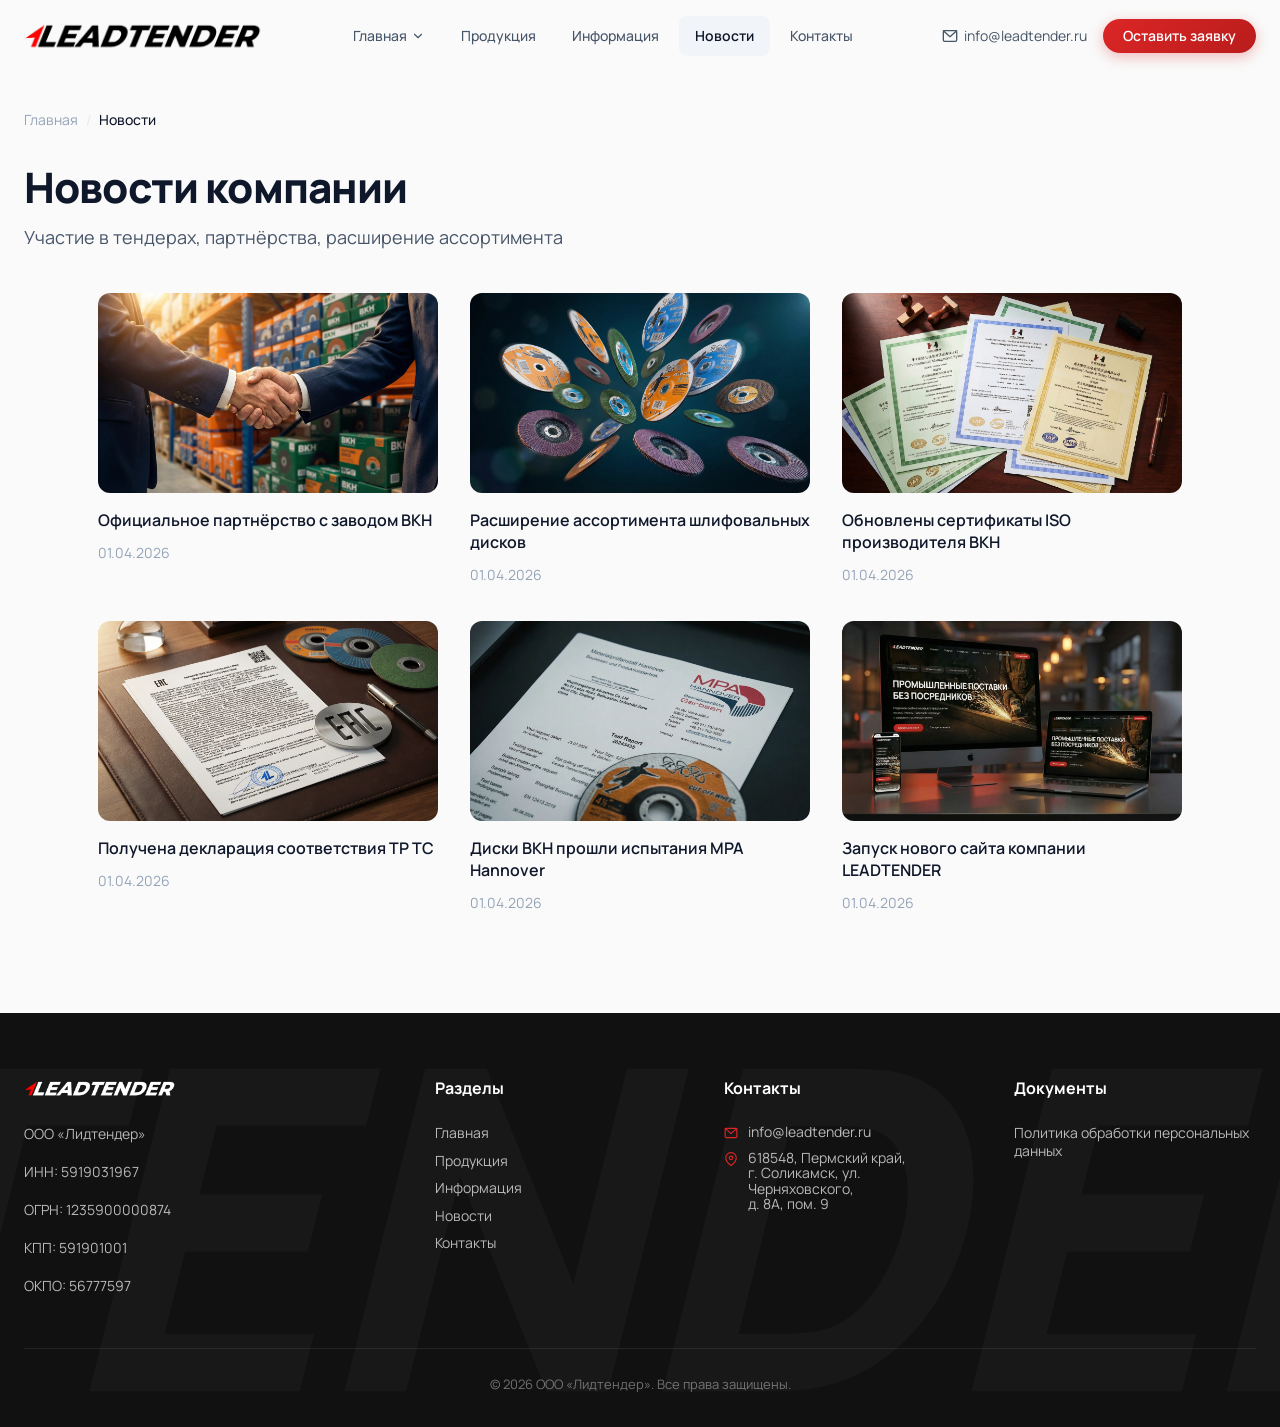
<file: news.html>
<!DOCTYPE html>
<html lang="ru">
<head>
  <meta charset="UTF-8">
  <meta name="viewport" content="width=device-width, initial-scale=1.0">
  <title>LEADTENDER — Новости</title>
  <meta name="description" content="Новости компании LEADTENDER: партнёрства, тендеры, расширение ассортимента промышленного инструмента.">
  <meta property="og:title" content="LEADTENDER — Новости">
  <meta property="og:description" content="Новости компании LEADTENDER — участие в тендерах, партнёрства, расширение ассортимента.">
  <meta property="og:type" content="website">
  <link rel="icon" href="image/short-logo.png" type="image/png">

  <link rel="preconnect" href="https://fonts.googleapis.com">
  <link rel="preconnect" href="https://fonts.gstatic.com" crossorigin>
  <link href="https://fonts.googleapis.com/css2?family=Manrope:wght@400;500;600;700;800&family=Inter:wght@400;500;600&display=swap" rel="stylesheet">
  <link href="https://unpkg.com/aos@2.3.4/dist/aos.css" rel="stylesheet">

  <link rel="stylesheet" href="css/main.css?v=2">
  <link rel="stylesheet" href="css/components.css?v=2">
  <link rel="stylesheet" href="css/layout.css?v=2">
  <link rel="stylesheet" href="css/animations.css?v=2">

  <style>
    .news-page-header {
      padding: 92px 0 40px;
      background: var(--color-bg);
    }
    .news-page-header h1 {
      font-size: 42px;
      font-weight: 800;
      color: var(--color-text-primary);
      margin-top: 16px;
      line-height: 1.1;
    }
    .news-page-header p {
      font-size: 18px;
      color: var(--color-text-body);
      margin-top: 12px;
    }

    /* === NEWS LIST === */
    .news-list {
      display: grid;
      grid-template-columns: repeat(auto-fill, 340px);
      gap: 32px;
      justify-content: center;
    }
    .news-list-card {
      text-decoration: none;
      color: inherit;
      display: block;
      transition: transform var(--transition-base);
    }
    .news-list-card:hover {
      transform: translateY(-4px);
    }
    .news-list-card-img {
      width: 100%;
      height: 200px;
      border-radius: var(--radius-md);
      margin-bottom: 16px;
      overflow: hidden;
      display: flex;
      align-items: center;
      justify-content: center;
      transition: box-shadow var(--transition-base);
    }
    .news-list-card:hover .news-list-card-img {
      box-shadow: var(--shadow-card-hover);
    }
    .news-list-card-img img {
      width: 100%;
      height: 100%;
      object-fit: cover;
    }
    .news-list-card-img svg {
      color: rgba(255,255,255,0.3);
    }
    .news-list-card-body {
      padding: 0;
    }
    .news-list-card-title {
      font-size: 16px;
      font-weight: 600;
      color: var(--color-text-primary);
      line-height: 1.4;
      margin-bottom: 8px;
      transition: color var(--transition-fast);
    }
    .news-list-card:hover .news-list-card-title {
      color: var(--color-primary);
    }
    .news-list-card-date {
      font-size: 14px;
      color: var(--color-text-muted);
    }
    .news-list-card-preview {
      font-size: 14px;
      color: var(--color-text-muted);
      line-height: 1.5;
      margin-top: 8px;
      display: -webkit-box;
      -webkit-line-clamp: 2;
      -webkit-box-orient: vertical;
      overflow: hidden;
    }

    /* === RESPONSIVE === */
    @media (max-width: 768px) {
      .news-page-header h1 { font-size: 32px; }
    }
    @media (max-width: 640px) {
      .news-list { grid-template-columns: 1fr; }
    }
  </style>
</head>
<body>

  <div class="scroll-progress" id="scroll-progress"></div>
  <div id="header" data-header-style="solid"></div>

  <div class="news-page-header">
    <div class="container">
      <nav class="breadcrumbs" aria-label="Навигация">
        <a href="index.html">Главная</a>
        <span class="separator">/</span>
        <span class="current">Новости</span>
      </nav>
      <h1>Новости компании</h1>
      <p>Участие в тендерах, партнёрства, расширение ассортимента</p>
    </div>
  </div>

  <section class="section" style="padding-top: 0;">
    <div class="container">
      <div class="news-list" data-aos="fade-up">

        <a href="news-detail.html?id=6" class="news-list-card">
          <div class="news-list-card-img">
            <img src="image/bkh_news.webp" alt="Партнёрство с BKH">
          </div>
          <div class="news-list-card-body">
            <div class="news-list-card-title">Официальное партнёрство с заводом BKH</div>
            <span class="news-list-card-date">01.04.2026</span>
          </div>
        </a>

        <a href="news-detail.html?id=1" class="news-list-card">
          <div class="news-list-card-img">
            <img src="image/disk_news.webp" alt="Шлифовальные диски">
          </div>
          <div class="news-list-card-body">
            <div class="news-list-card-title">Расширение ассортимента шлифовальных дисков</div>
            <span class="news-list-card-date">01.04.2026</span>
          </div>
        </a>

        <a href="news-detail.html?id=5" class="news-list-card">
          <div class="news-list-card-img">
            <img src="image/isoserts_news.webp" alt="Сертификаты ISO">
          </div>
          <div class="news-list-card-body">
            <div class="news-list-card-title">Обновлены сертификаты ISO производителя BKH</div>
            <span class="news-list-card-date">01.04.2026</span>
          </div>
        </a>

        <a href="news-detail.html?id=2" class="news-list-card">
          <div class="news-list-card-img">
            <img src="image/tp_tc_news.webp" alt="Декларация ТР ТС">
          </div>
          <div class="news-list-card-body">
            <div class="news-list-card-title">Получена декларация соответствия ТР ТС</div>
            <span class="news-list-card-date">01.04.2026</span>
          </div>
        </a>

        <a href="news-detail.html?id=3" class="news-list-card">
          <div class="news-list-card-img">
            <img src="image/mpa_news.webp" alt="Испытания MPA Hannover">
          </div>
          <div class="news-list-card-body">
            <div class="news-list-card-title">Диски BKH прошли испытания MPA Hannover</div>
            <span class="news-list-card-date">01.04.2026</span>
          </div>
        </a>

        <a href="news-detail.html?id=4" class="news-list-card">
          <div class="news-list-card-img">
            <img src="image/site_news.webp" alt="Новый сайт LEADTENDER">
          </div>
          <div class="news-list-card-body">
            <div class="news-list-card-title">Запуск нового сайта компании LEADTENDER</div>
            <span class="news-list-card-date">01.04.2026</span>
          </div>
        </a>

      </div>
    </div>
  </section>

  <div id="footer"></div>

  <button class="back-to-top" id="back-to-top" aria-label="Наверх">
    <svg width="20" height="20" viewBox="0 0 24 24" fill="none" stroke="currentColor" stroke-width="2.5" stroke-linecap="round" stroke-linejoin="round"><polyline points="18 15 12 9 6 15"/></svg>
  </button>

  <script src="https://unpkg.com/aos@2.3.4/dist/aos.js"></script>
  <script src="js/data.js"></script>
  <script src="js/components.js"></script>
  <script src="js/main.js"></script>
</body>
</html>
</file>
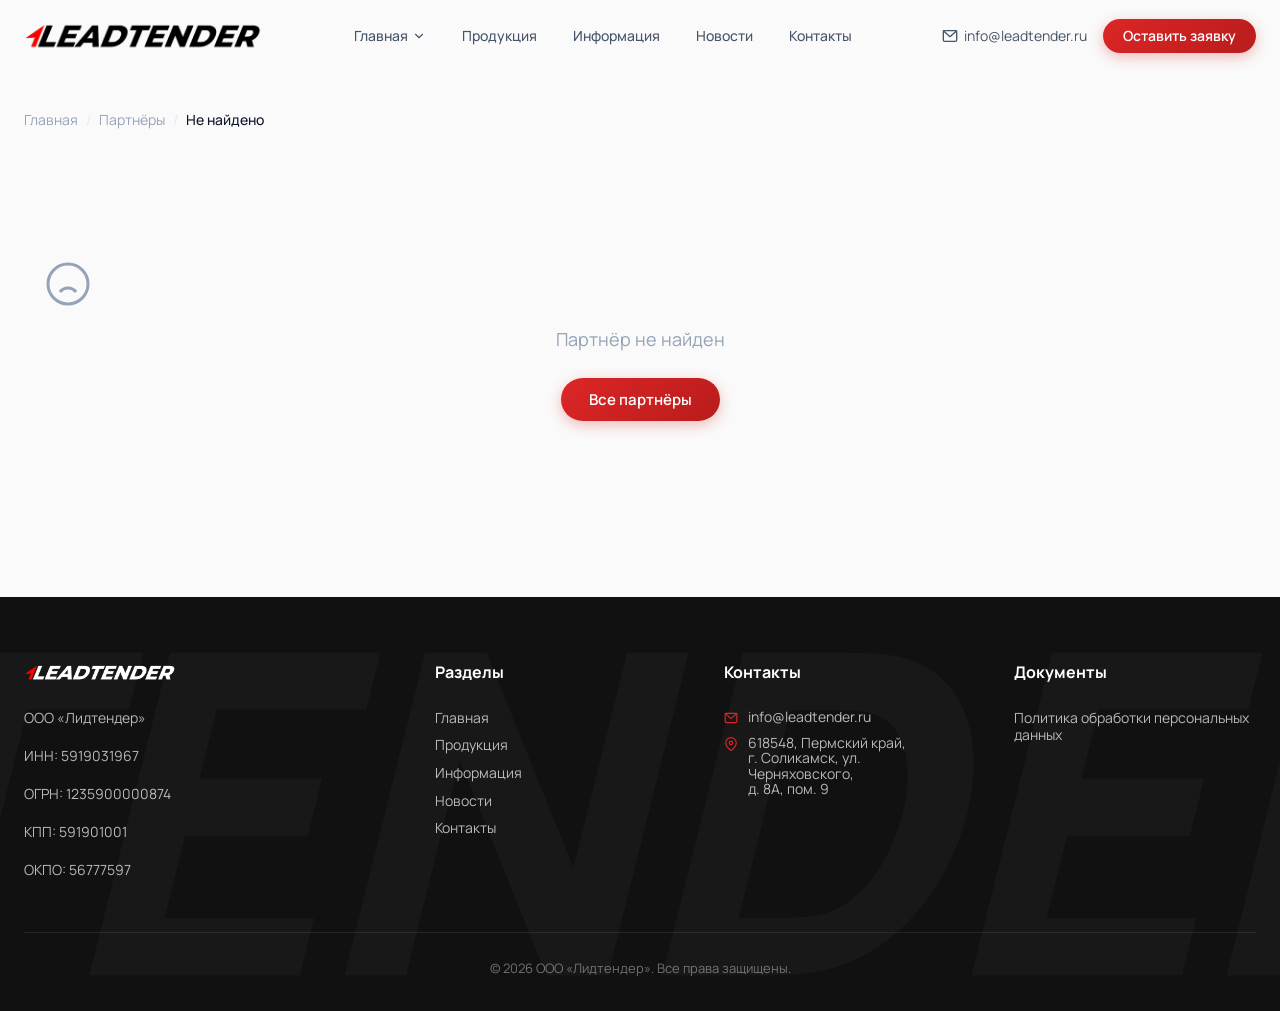
<file: partner-detail.html>
<!DOCTYPE html>
<html lang="ru">
<head>
  <meta charset="UTF-8">
  <meta name="viewport" content="width=device-width, initial-scale=1.0">
  <title>LEADTENDER — Партнёр</title>
  <meta name="description" content="Информация о партнёре LEADTENDER">
  <meta property="og:type" content="website">
  <link rel="icon" href="image/short-logo.png" type="image/png">

  <link rel="preconnect" href="https://fonts.googleapis.com">
  <link rel="preconnect" href="https://fonts.gstatic.com" crossorigin>
  <link href="https://fonts.googleapis.com/css2?family=Manrope:wght@400;500;600;700;800&family=Inter:wght@400;500;600&display=swap" rel="stylesheet">
  <link href="https://unpkg.com/aos@2.3.4/dist/aos.css" rel="stylesheet">

  <link rel="stylesheet" href="css/main.css?v=2">
  <link rel="stylesheet" href="css/components.css?v=2">
  <link rel="stylesheet" href="css/layout.css?v=2">
  <link rel="stylesheet" href="css/animations.css?v=2">

  <style>
    .partner-page-header {
      padding: 92px 0 32px;
      background: var(--color-bg);
    }

    /* === PARTNER HEADER === */
    .partner-hero {
      display: flex;
      align-items: center;
      gap: 24px;
      margin-bottom: 36px;
    }
    .partner-hero-avatar {
      width: 72px;
      height: 72px;
      border-radius: var(--radius-lg);
      display: flex;
      align-items: center;
      justify-content: center;
      font-size: 32px;
      font-weight: 800;
      color: white;
      flex-shrink: 0;
    }
    .partner-hero-info {
      min-width: 0;
    }
    .partner-hero-name {
      font-size: 32px;
      font-weight: 800;
      color: var(--color-text-primary);
      line-height: 1.2;
    }
    .partner-hero-sub {
      font-size: 16px;
      color: var(--color-text-muted);
      margin-top: 4px;
      display: flex;
      align-items: center;
      gap: 12px;
      flex-wrap: wrap;
    }
    .partner-hero-location {
      display: inline-flex;
      align-items: center;
      gap: 5px;
    }
    .partner-hero-badge {
      display: inline-flex;
      align-items: center;
      padding: 4px 14px;
      font-size: 12px;
      font-weight: 600;
      color: var(--color-primary);
      background: var(--color-primary-light);
      border-radius: 50px;
    }

    /* === DESCRIPTION === */
    .partner-about {
      display: grid;
      grid-template-columns: 1fr 520px;
      gap: 36px;
      align-items: start;
      margin-bottom: 48px;
    }
    .partner-desc {
      font-size: 16px;
      color: var(--color-text-body);
      line-height: 1.8;
    }
    .partner-desc p {
      margin-bottom: 16px;
    }
    .partner-about-img {
      border-radius: var(--radius-lg);
      overflow: hidden;
      border: 1px solid var(--color-border-light);
    }
    .partner-about-img img {
      width: 100%;
      height: auto;
      display: block;
    }
    .partner-catalog-btn {
      display: inline-flex;
      align-items: center;
      gap: 8px;
      margin-top: 8px;
      padding: 10px 22px;
      font-size: 14px;
      font-weight: 600;
      font-family: inherit;
      color: var(--color-primary);
      border: 1.5px solid var(--color-primary);
      border-radius: 50px;
      background: none;
      text-decoration: none;
      transition: all 0.2s ease;
    }
    .partner-catalog-btn:hover {
      background: var(--color-primary);
      color: #fff;
    }
    @media (max-width: 768px) {
      .partner-about {
        grid-template-columns: 1fr;
        gap: 24px;
      }
    }

    /* === WEBSITE LINK === */
    .partner-website {
      display: inline-flex;
      align-items: center;
      gap: 8px;
      font-size: 15px;
      font-weight: 600;
      color: var(--color-primary);
      text-decoration: none;
      padding: 12px 24px;
      border: 1.5px solid var(--color-primary);
      border-radius: 50px;
      transition: all var(--transition-fast);
      margin-bottom: 48px;
    }
    .partner-website:hover {
      background: var(--color-primary);
      color: white;
    }

    /* === PRODUCTS SECTION === */
    .partner-products-title {
      font-size: 22px;
      font-weight: 700;
      color: var(--color-text-primary);
      margin-bottom: 24px;
    }
    .partner-products-grid {
      display: grid;
      grid-template-columns: repeat(3, 1fr);
      gap: 20px;
      margin-bottom: 48px;
    }
    .partner-product-card {
      background: var(--color-bg-white);
      border-radius: 14px;
      overflow: hidden;
      box-shadow: var(--shadow-card);
      text-decoration: none;
      color: inherit;
      display: block;
      transition: transform var(--transition-base), box-shadow var(--transition-base);
    }
    .partner-product-card:hover {
      transform: translateY(-3px);
      box-shadow: var(--shadow-card-hover);
    }
    .partner-product-card-img {
      height: 160px;
      display: flex;
      align-items: center;
      justify-content: center;
      overflow: hidden;
    }
    .partner-product-card-img svg {
      color: rgba(255,255,255,0.2);
    }
    .partner-product-card-body {
      padding: 14px 18px 18px;
    }
    .partner-product-card-name {
      font-size: 14px;
      font-weight: 600;
      color: var(--color-text-primary);
      line-height: 1.4;
      transition: color var(--transition-fast);
    }
    .partner-product-card:hover .partner-product-card-name {
      color: var(--color-primary);
    }

    /* === CTA === */
    .partner-cta {
      background: var(--color-bg);
      border-radius: var(--radius-xl);
      padding: 40px;
      text-align: center;
    }
    .partner-cta p {
      font-size: 18px;
      font-weight: 600;
      color: var(--color-text-primary);
      margin-bottom: 16px;
    }
    .partner-cta span {
      font-size: 15px;
      color: var(--color-text-muted);
      display: block;
      margin-bottom: 24px;
    }

    /* === CERTIFICATES === */
    .partner-certs-title {
      font-size: 22px;
      font-weight: 700;
      color: var(--color-text-primary);
      margin-bottom: 24px;
    }
    .partner-certs-grid {
      display: grid;
      grid-template-columns: repeat(3, 1fr);
      gap: 16px;
      margin-bottom: 48px;
    }
    .partner-cert-card {
      background: var(--color-bg-white);
      border: 1px solid var(--color-border-light);
      border-radius: 14px;
      padding: 24px 20px 20px;
      display: flex;
      flex-direction: column;
      align-items: flex-start;
      gap: 12px;
      transition: transform var(--transition-base), box-shadow var(--transition-base);
      position: relative;
      overflow: hidden;
    }
    .partner-cert-card::before {
      content: '';
      position: absolute;
      top: 0; left: 0; right: 0;
      height: 3px;
    }
    .partner-cert-card.cert-green::before { background: #16A34A; }
    .partner-cert-card.cert-blue::before { background: #2563EB; }
    .partner-cert-card.cert-amber::before { background: #D97706; }
    .partner-cert-card.cert-slate::before { background: #64748B; }
    .partner-cert-card:hover {
      transform: translateY(-3px);
      box-shadow: var(--shadow-card-hover);
    }
    .partner-cert-top {
      display: flex;
      align-items: center;
      justify-content: space-between;
      width: 100%;
    }
    .partner-cert-icon {
      width: 40px;
      height: 40px;
      border-radius: 10px;
      display: flex;
      align-items: center;
      justify-content: center;
      flex-shrink: 0;
    }
    .partner-cert-icon.icon-green { background: #F0FDF4; color: #16A34A; }
    .partner-cert-icon.icon-blue { background: #EFF6FF; color: #2563EB; }
    .partner-cert-icon.icon-amber { background: #FFFBEB; color: #D97706; }
    .partner-cert-icon.icon-slate { background: #F1F5F9; color: #64748B; }
    .partner-cert-date {
      font-size: 11px;
      font-weight: 600;
      padding: 3px 10px;
      border-radius: 6px;
      white-space: nowrap;
    }
    .partner-cert-date.date-green { background: #F0FDF4; color: #16A34A; }
    .partner-cert-date.date-blue { background: #EFF6FF; color: #2563EB; }
    .partner-cert-date.date-amber { background: #FFFBEB; color: #D97706; }
    .partner-cert-date.date-slate { background: #F1F5F9; color: #64748B; }
    .partner-cert-name {
      font-size: 16px;
      font-weight: 800;
      color: var(--color-text-primary);
      line-height: 1.2;
    }
    .partner-cert-desc {
      font-size: 13px;
      color: var(--color-text-muted);
      line-height: 1.5;
    }
    .partner-cert-images {
      display: grid;
      grid-template-columns: repeat(3, 1fr);
      gap: 12px;
      margin-bottom: 48px;
    }
    .partner-cert-img-wrap {
      border: 1px solid var(--color-border-light);
      border-radius: 10px;
      overflow: hidden;
      cursor: pointer;
      transition: transform var(--transition-base), box-shadow var(--transition-base);
    }
    .partner-cert-img-wrap:hover {
      transform: translateY(-3px);
      box-shadow: var(--shadow-card-hover);
    }
    .partner-cert-img-wrap img {
      width: 100%;
      height: auto;
      display: block;
    }
    .cert-label {
      text-align: center;
      font-size: 12px;
      font-weight: 600;
      color: var(--color-text-muted);
      padding: 8px 0 0;
    }
    /* Fullscreen overlay */
    .cert-overlay {
      display: none;
      position: fixed;
      top: 0; left: 0;
      width: 100%; height: 100%;
      background: rgba(0,0,0,0.85);
      z-index: 9999;
      align-items: center;
      justify-content: center;
      cursor: zoom-out;
    }
    .cert-overlay.active { display: flex; }
    .cert-overlay img {
      max-width: 92%;
      max-height: 92%;
      border-radius: 8px;
      object-fit: contain;
    }
    @media (max-width: 768px) {
      .partner-certs-grid { grid-template-columns: repeat(2, 1fr); }
      .partner-cert-images { grid-template-columns: repeat(2, 1fr); }
    }
    @media (max-width: 480px) {
      .partner-certs-grid { grid-template-columns: 1fr; }
      .partner-cert-images { grid-template-columns: 1fr; }
    }

    /* === NOT FOUND === */
    .partner-not-found {
      text-align: center;
      padding: 80px 20px;
    }
    .partner-not-found svg {
      color: var(--color-text-muted);
      margin-bottom: 16px;
    }
    .partner-not-found p {
      font-size: 18px;
      color: var(--color-text-muted);
      margin-bottom: 24px;
    }

    @media (max-width: 1024px) {
      .partner-products-grid { grid-template-columns: repeat(2, 1fr); }
    }
    @media (max-width: 768px) {
      .partner-hero { flex-direction: column; align-items: flex-start; gap: 16px; }
      .partner-hero-name { font-size: 26px; }
      .partner-products-grid { grid-template-columns: repeat(2, 1fr); }
      .partner-about { grid-template-columns: 1fr; }
      .partner-about-img { max-width: 100%; }
      .partner-desc { font-size: 15px; }
      .partner-certs-title { font-size: 20px; }
      .partner-cert-name { font-size: 14px; }
      .partner-cert-desc { font-size: 12px; }
      .partner-cta { padding: 32px 20px; }
      .partner-cta p { font-size: 16px; }
    }
    @media (max-width: 480px) {
      .partner-products-grid { grid-template-columns: 1fr; }
      .partner-hero-name { font-size: 22px; }
      .partner-cert-card { padding: 20px 16px 16px; }
      .partner-cert-images { grid-template-columns: 1fr; }
      .cert-label { font-size: 11px; }
    }
  </style>
</head>
<body>

  <div class="scroll-progress" id="scroll-progress"></div>
  <div id="header" data-header-style="solid"></div>

  <div class="partner-page-header">
    <div class="container">
      <nav class="breadcrumbs" id="partner-breadcrumbs" aria-label="Навигация">
        <a href="index.html">Главная</a>
        <span class="separator">/</span>
        <a href="partners.html">Партнёры</a>
        <span class="separator">/</span>
        <span class="current" id="bc-title">Загрузка...</span>
      </nav>
    </div>
  </div>

  <section class="section" style="padding-top: 0;">
    <div class="container" id="partner-content">
      <!-- Rendered by JS -->
    </div>
  </section>

  <div id="footer"></div>

  <button class="back-to-top" id="back-to-top" aria-label="Наверх">
    <svg width="20" height="20" viewBox="0 0 24 24" fill="none" stroke="currentColor" stroke-width="2.5" stroke-linecap="round" stroke-linejoin="round"><polyline points="18 15 12 9 6 15"/></svg>
  </button>

  <script src="https://unpkg.com/aos@2.3.4/dist/aos.js"></script>
  <script src="js/data.js"></script>
  <script src="js/components.js"></script>
  <script src="js/main.js"></script>

  <script>
    var PARTNER_COLORS = {
      'bkh': '#DC2626', 'interskol': '#2563EB', 'zubr': '#059669',
      'krepex': '#475569', 'sts': '#D97706', 'resanta': '#7C3AED'
    };
    var GRADIENTS = {
      'abrasive': 'linear-gradient(135deg, #DC2626, #991B1B)',
      'power': 'linear-gradient(135deg, #2563EB, #1E40AF)',
      'hand': 'linear-gradient(135deg, #059669, #047857)',
      'fasteners': 'linear-gradient(135deg, #475569, #334155)',
      'safety': 'linear-gradient(135deg, #D97706, #B45309)',
      'welding': 'linear-gradient(135deg, #1E293B, #0F172A)'
    };
    var CAT_ICONS_SM = {
      'abrasive': '<svg width="32" height="32" viewBox="0 0 24 24" fill="none" stroke="currentColor" stroke-width="1.5"><circle cx="12" cy="12" r="10"/><circle cx="12" cy="12" r="3"/></svg>',
      'power': '<svg width="32" height="32" viewBox="0 0 24 24" fill="none" stroke="currentColor" stroke-width="1.5"><polygon points="13 2 3 14 12 14 11 22 21 10 12 10 13 2"/></svg>',
      'hand': '<svg width="32" height="32" viewBox="0 0 24 24" fill="none" stroke="currentColor" stroke-width="1.5"><path d="M14.7 6.3a1 1 0 0 0 0 1.4l1.6 1.6a1 1 0 0 0 1.4 0l3.77-3.77a6 6 0 0 1-7.94 7.94l-6.91 6.91a2.12 2.12 0 0 1-3-3l6.91-6.91a6 6 0 0 1 7.94-7.94l-3.76 3.76z"/></svg>',
      'fasteners': '<svg width="32" height="32" viewBox="0 0 24 24" fill="none" stroke="currentColor" stroke-width="1.5"><polygon points="12 2 2 7 12 12 22 7 12 2"/><polyline points="2 17 12 22 22 17"/><polyline points="2 12 12 17 22 12"/></svg>',
      'safety': '<svg width="32" height="32" viewBox="0 0 24 24" fill="none" stroke="currentColor" stroke-width="1.5"><path d="M12 22s8-4 8-10V5l-8-3-8 3v7c0 6 8 10 8 10z"/></svg>',
      'welding': '<svg width="32" height="32" viewBox="0 0 24 24" fill="none" stroke="currentColor" stroke-width="1.5"><path d="M8.5 14.5A2.5 2.5 0 0 0 11 12c0-1.38-.5-2-1-3-1.072-2.143-.224-4.054 2-6 .5 2.5 2 4.9 4 6.5 2 1.6 3 3.5 3 5.5a7 7 0 1 1-14 0c0-1.153.433-2.294 1-3a2.5 2.5 0 0 0 2.5 2.5z"/></svg>'
    };

    document.addEventListener('DOMContentLoaded', function() {
      var params = new URLSearchParams(window.location.search);
      var id = params.get('id');
      var partner = PARTNERS.find(function(p) { return p.id === id; });
      var container = document.getElementById('partner-content');
      var bcTitle = document.getElementById('bc-title');

      if (!partner) {
        bcTitle.textContent = 'Не найдено';
        container.innerHTML =
          '<div class="partner-not-found">' +
            '<svg width="48" height="48" viewBox="0 0 24 24" fill="none" stroke="currentColor" stroke-width="1.5"><circle cx="12" cy="12" r="10"/><path d="M16 16s-1.5-2-4-2-4 2-4 2"/><line x1="9" y1="9" x2="9.01" y2="9"/><line x1="15" y1="9" x2="15.01" y2="9"/></svg>' +
            '<p>Партнёр не найден</p>' +
            '<a href="partners.html" class="btn btn-primary">Все партнёры</a>' +
          '</div>';
        return;
      }

      document.title = 'LEADTENDER — ' + partner.name;
      bcTitle.textContent = partner.name;

      var color = PARTNER_COLORS[partner.id] || '#94A3B8';
      var initial = partner.name.charAt(0);

      // Description paragraphs
      var descHTML = '';
      if (partner.description) {
        var paragraphs = partner.description.split('\n\n');
        paragraphs.forEach(function(p) {
          descHTML += '<p>' + p + '</p>';
        });
      }

      // Website link
      var websiteHTML = '';
      if (partner.website) {
        websiteHTML =
          '<a href="' + partner.website + '" target="_blank" rel="noopener" class="partner-website">' +
            '<svg width="16" height="16" viewBox="0 0 24 24" fill="none" stroke="currentColor" stroke-width="2"><path d="M18 13v6a2 2 0 0 1-2 2H5a2 2 0 0 1-2-2V8a2 2 0 0 1 2-2h6"/><polyline points="15 3 21 3 21 9"/><line x1="10" y1="14" x2="21" y2="3"/></svg>' +
            'Перейти на сайт производителя' +
          '</a>';
      }

      // Badge
      var badgeHTML = partner.badge ? '<span class="partner-hero-badge">' + partner.badge + '</span>' : '';

      // Products of this partner
      var products = PRODUCTS.filter(function(p) { return p.manufacturer === partner.id; });
      var productsHTML = '';
      if (products.length > 0) {
        var cardsHTML = '';
        products.forEach(function(p) {
          var imgContent = p.image
            ? '<img src="' + p.image + '" alt="' + p.name + '" style="width:100%; height:100%; object-fit:cover;">'
            : (CAT_ICONS_SM[p.catParent] || CAT_ICONS_SM['abrasive']);
          cardsHTML +=
            '<a href="product.html?id=' + p.id + '" class="partner-product-card">' +
              '<div class="partner-product-card-img">' + imgContent + '</div>' +
              '<div class="partner-product-card-body">' +
                '<div class="partner-product-card-name">' + p.name + '</div>' +
              '</div>' +
            '</a>';
        });
        productsHTML =
          '<div class="partner-products-title">Продукция ' + partner.name + '</div>' +
          '<div class="partner-products-grid">' + cardsHTML + '</div>';
      }

      // Certificates block (only for BKH)
      var certsHTML = '';
      if (partner.id === 'bkh') {
        var shieldIcon = '<svg width="22" height="22" viewBox="0 0 24 24" fill="none" stroke="currentColor" stroke-width="2"><path d="M12 22s8-4 8-10V5l-8-3-8 3v7c0 6 8 10 8 10z"/></svg>';
        var checkIcon = '<svg width="22" height="22" viewBox="0 0 24 24" fill="none" stroke="currentColor" stroke-width="2"><path d="M22 11.08V12a10 10 0 1 1-5.93-9.14"/><polyline points="22 4 12 14.01 9 11.01"/></svg>';
        var starIcon = '<svg width="22" height="22" viewBox="0 0 24 24" fill="none" stroke="currentColor" stroke-width="2"><polygon points="12 2 15.09 8.26 22 9.27 17 14.14 18.18 21.02 12 17.77 5.82 21.02 7 14.14 2 9.27 8.91 8.26 12 2"/></svg>';

        certsHTML =
          '<div class="partner-certs-title" id="certs">Сертификаты и испытания</div>' +
          '<div class="partner-certs-grid">' +

            '<div class="partner-cert-card cert-slate">' +
              '<div class="partner-cert-top">' +
                '<div class="partner-cert-icon icon-slate">' + shieldIcon + '</div>' +
                '<span class="partner-cert-date date-slate">тест от 07.11.2024</span>' +
              '</div>' +
              '<div class="partner-cert-name">EN 12413:2019</div>' +
              '<div class="partner-cert-desc">Протокол испытаний MPA Hannover (Германия). Тест на разрыв пройден.</div>' +
            '</div>' +

            '<div class="partner-cert-card cert-slate">' +
              '<div class="partner-cert-top">' +
                '<div class="partner-cert-icon icon-slate"><svg width="22" height="22" viewBox="0 0 24 24" fill="none" stroke="currentColor" stroke-width="2"><path d="M14 2H6a2 2 0 0 0-2 2v16a2 2 0 0 0 2 2h12a2 2 0 0 0 2-2V8z"/><polyline points="14 2 14 8 20 8"/><path d="m9 15 2 2 4-4"/></svg></div>' +
                '<span class="partner-cert-date date-slate">до 08.03.2031</span>' +
              '</div>' +
              '<div class="partner-cert-name">ТР ТС 010/2011</div>' +
              '<div class="partner-cert-desc">Декларация соответствия ЕАЭС. Безопасность машин и оборудования.</div>' +
            '</div>' +

            '<div class="partner-cert-card cert-slate">' +
              '<div class="partner-cert-top">' +
                '<div class="partner-cert-icon icon-slate">' + starIcon + '</div>' +
                '<span class="partner-cert-date date-slate">до 13.06.2029</span>' +
              '</div>' +
              '<div class="partner-cert-name">Zhejiang Made</div>' +
              '<div class="partner-cert-desc">Региональный знак качества провинции Чжэцзян (浙江制造).</div>' +
            '</div>' +

            '<div class="partner-cert-card cert-blue">' +
              '<div class="partner-cert-top">' +
                '<div class="partner-cert-icon icon-blue">' + checkIcon + '</div>' +
                '<span class="partner-cert-date date-blue">до 25.12.2027</span>' +
              '</div>' +
              '<div class="partner-cert-name">ISO 9001:2015</div>' +
              '<div class="partner-cert-desc">Система менеджмента качества. Аккредитация CNAS/IAF.</div>' +
            '</div>' +

            '<div class="partner-cert-card cert-green">' +
              '<div class="partner-cert-top">' +
                '<div class="partner-cert-icon icon-green">' + checkIcon + '</div>' +
                '<span class="partner-cert-date date-green">до 25.12.2027</span>' +
              '</div>' +
              '<div class="partner-cert-name">ISO 14001:2015</div>' +
              '<div class="partner-cert-desc">Экологический менеджмент производства.</div>' +
            '</div>' +

            '<div class="partner-cert-card cert-amber">' +
              '<div class="partner-cert-top">' +
                '<div class="partner-cert-icon icon-amber">' + checkIcon + '</div>' +
                '<span class="partner-cert-date date-amber">до 25.12.2027</span>' +
              '</div>' +
              '<div class="partner-cert-name">ISO 45001:2018</div>' +
              '<div class="partner-cert-desc">Охрана труда и безопасность на производстве.</div>' +
            '</div>' +

          '</div>' +
          '<div class="partner-cert-images">' +
            '<div>' +
              '<div class="partner-cert-img-wrap" onclick="openCert(this.querySelector(\'img\').src)"><img src="docs/cert-iso9001-huazhong.jpg" alt="ISO 9001:2015" loading="lazy"></div>' +
              '<div class="cert-label">ISO 9001:2015 — Менеджмент качества</div>' +
            '</div>' +
            '<div>' +
              '<div class="partner-cert-img-wrap" onclick="openCert(this.querySelector(\'img\').src)"><img src="docs/cert-iso14001-huazhong.jpg" alt="ISO 14001:2015" loading="lazy"></div>' +
              '<div class="cert-label">ISO 14001:2015 — Экологический менеджмент</div>' +
            '</div>' +
            '<div>' +
              '<div class="partner-cert-img-wrap" onclick="openCert(this.querySelector(\'img\').src)"><img src="docs/cert-iso45001-huazhong.jpg" alt="ISO 45001:2018" loading="lazy"></div>' +
              '<div class="cert-label">ISO 45001:2018 — Охрана труда</div>' +
            '</div>' +
          '</div>' +
          '<div class="cert-overlay" id="cert-overlay" onclick="this.classList.remove(\'active\')">' +
            '<img id="cert-overlay-img" src="" alt="Сертификат">' +
          '</div>';
      }

      var aboutImgHTML = partner.id === 'bkh'
        ? '<div class="partner-about-img" style="cursor:pointer;" onclick="openCert(this.querySelector(\'img\').src)"><img src="image/bkh-family.png" alt="BKH Family" loading="lazy"></div>'
        : '';

      var catalogBtnHTML = partner.id === 'bkh'
        ? '<a href="docs/catalog-bkh.pdf" target="_blank" class="partner-catalog-btn">' +
            '<svg width="16" height="16" viewBox="0 0 24 24" fill="none" stroke="currentColor" stroke-width="2"><path d="M14 2H6a2 2 0 0 0-2 2v16a2 2 0 0 0 2 2h12a2 2 0 0 0 2-2V8z"/><polyline points="14 2 14 8 20 8"/></svg>' +
            'Каталог BKH (PDF)' +
          '</a>'
        : '';

      container.innerHTML =
        (aboutImgHTML
          ? '<div class="partner-about">' +
              '<div>' +
                '<div class="partner-hero">' +
                  '<div class="partner-hero-avatar" style="background: ' + (partner.logo ? '#fff; border: 1px solid #e5e5e5' : color) + ';">' +
                    (partner.logo ? '<img src="' + partner.logo + '" alt="' + partner.name + '" style="width:80%; height:80%; object-fit:contain;">' : initial) +
                  '</div>' +
                  '<div class="partner-hero-info">' +
                    '<div class="partner-hero-name">' + partner.name + '</div>' +
                    '<div class="partner-hero-sub">' +
                      '<span class="partner-hero-location">' +
                        '<svg width="14" height="14" viewBox="0 0 24 24" fill="none" stroke="currentColor" stroke-width="2"><path d="M21 10c0 7-9 13-9 13S3 17 3 10a9 9 0 1 1 18 0z"/><circle cx="12" cy="10" r="3"/></svg>' +
                        partner.location +
                      '</span>' +
                      badgeHTML +
                    '</div>' +
                  '</div>' +
                '</div>' +
                (descHTML ? '<div class="partner-desc">' + descHTML + '</div>' : '') +
                catalogBtnHTML +
              '</div>' +
              aboutImgHTML +
            '</div>'
          : '<div class="partner-hero">' +
              '<div class="partner-hero-avatar" style="background: ' + color + ';">' + initial + '</div>' +
              '<div class="partner-hero-info">' +
                '<div class="partner-hero-name">' + partner.name + '</div>' +
                '<div class="partner-hero-sub">' +
                  '<span class="partner-hero-location">' +
                    '<svg width="14" height="14" viewBox="0 0 24 24" fill="none" stroke="currentColor" stroke-width="2"><path d="M21 10c0 7-9 13-9 13S3 17 3 10a9 9 0 1 1 18 0z"/><circle cx="12" cy="10" r="3"/></svg>' +
                    partner.location +
                  '</span>' +
                  badgeHTML +
                '</div>' +
              '</div>' +
            '</div>' +
            (descHTML ? '<div class="partner-desc">' + descHTML + '</div>' : '')
        ) +
        (websiteHTML ? '<div>' + websiteHTML + '</div>' : '') +
        certsHTML +
        productsHTML +
        '<div class="partner-cta">' +
          '<p>Нужна продукция ' + partner.name + '?</p>' +
          '<span>Поможем подобрать и рассчитаем стоимость</span>' +
          '<a href="contacts.html#form" class="btn btn-primary btn-lg" style="border-radius:50px;">Оставить заявку</a>' +
        '</div>';

      if (typeof AOS !== 'undefined') AOS.refresh();
    });

    function openCert(src) {
      var overlay = document.getElementById('cert-overlay');
      document.getElementById('cert-overlay-img').src = src;
      overlay.classList.add('active');
    }
  </script>
</body>
</html>
</file>
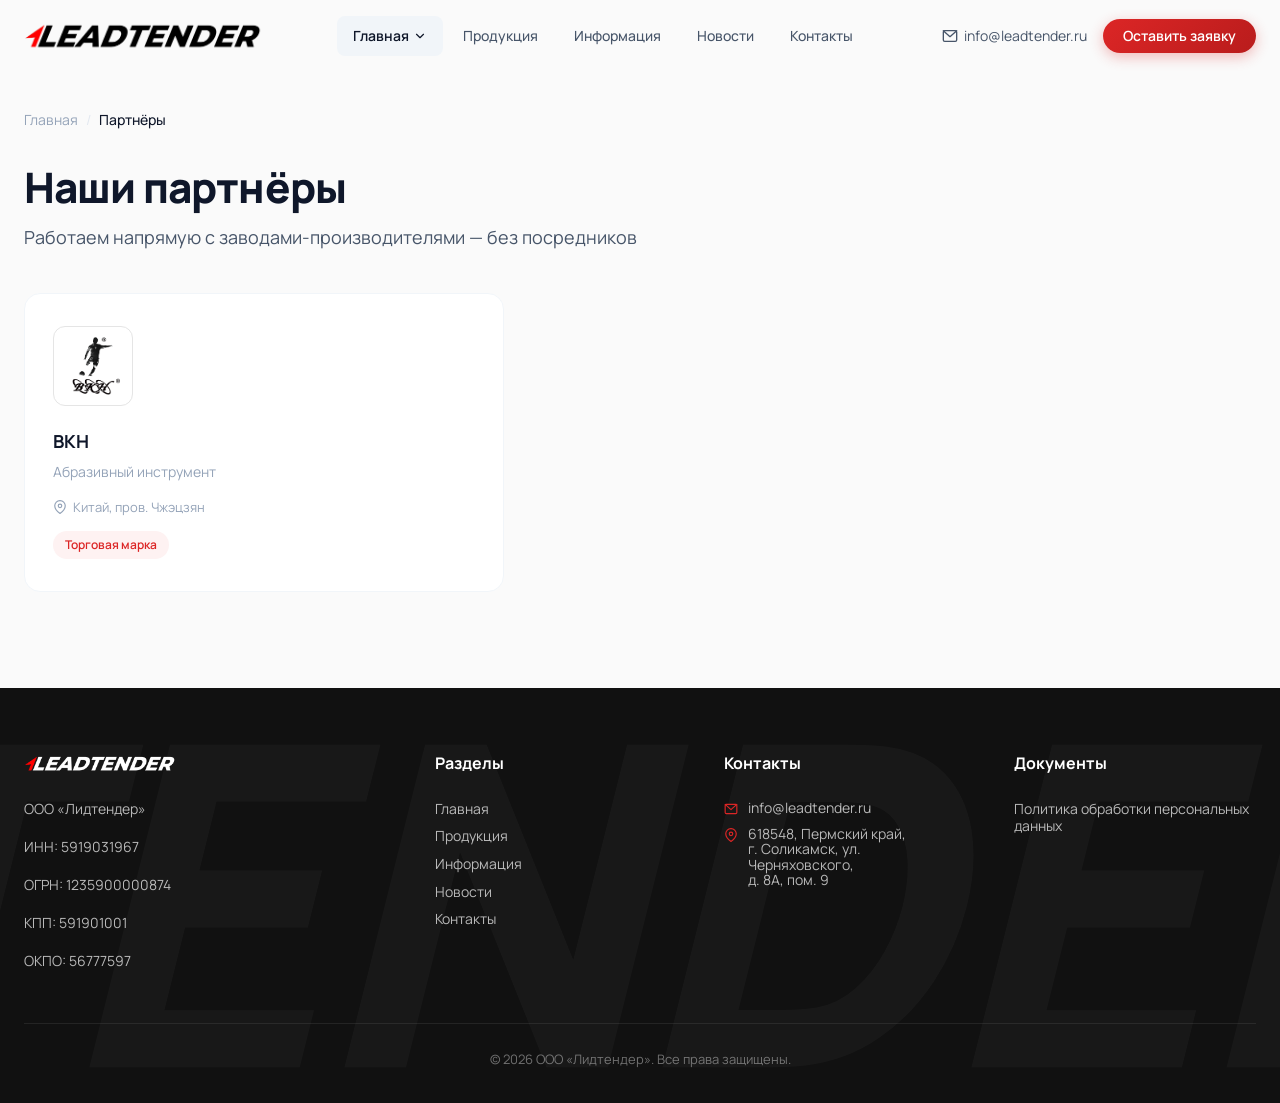
<file: partners.html>
<!DOCTYPE html>
<html lang="ru">
<head>
  <meta charset="UTF-8">
  <meta name="viewport" content="width=device-width, initial-scale=1.0">
  <title>LEADTENDER — Партнёры</title>
  <meta name="description" content="Партнёры и производители LEADTENDER. Работаем напрямую с заводами: BKH, Интерскол, ЗУБР, КрепЭкс, СпецТехСнаб, Ресанта.">
  <meta property="og:title" content="LEADTENDER — Партнёры">
  <meta property="og:type" content="website">
  <link rel="icon" href="image/short-logo.png" type="image/png">

  <link rel="preconnect" href="https://fonts.googleapis.com">
  <link rel="preconnect" href="https://fonts.gstatic.com" crossorigin>
  <link href="https://fonts.googleapis.com/css2?family=Manrope:wght@400;500;600;700;800&family=Inter:wght@400;500;600&display=swap" rel="stylesheet">
  <link href="https://unpkg.com/aos@2.3.4/dist/aos.css" rel="stylesheet">

  <link rel="stylesheet" href="css/main.css?v=2">
  <link rel="stylesheet" href="css/components.css?v=2">
  <link rel="stylesheet" href="css/layout.css?v=2">
  <link rel="stylesheet" href="css/animations.css?v=2">

  <style>
    .partners-page-header {
      padding: 92px 0 40px;
      background: var(--color-bg);
    }
    .partners-page-header h1 {
      font-size: 42px;
      font-weight: 800;
      color: var(--color-text-primary);
      margin-top: 16px;
      line-height: 1.1;
    }
    .partners-page-header p {
      font-size: 18px;
      color: var(--color-text-body);
      margin-top: 12px;
    }

    /* === PARTNER CARDS === */
    .partners-grid {
      display: grid;
      grid-template-columns: 1fr;
      gap: 24px;
      max-width: 480px;
    }
    .partner-card {
      background: var(--color-bg-white);
      border: 1px solid var(--color-border-light);
      border-radius: var(--radius-lg);
      padding: 32px 28px;
      text-decoration: none;
      color: inherit;
      display: block;
      transition: transform var(--transition-base), box-shadow var(--transition-base);
    }
    .partner-card:hover {
      transform: translateY(-4px);
      box-shadow: var(--shadow-card-hover);
    }
    .partner-card-avatar {
      width: 80px;
      height: 80px;
      border-radius: var(--radius-md);
      display: flex;
      align-items: center;
      justify-content: center;
      font-size: 24px;
      font-weight: 800;
      color: white;
      margin-bottom: 20px;
    }
    .partner-card-name {
      font-size: 18px;
      font-weight: 700;
      color: var(--color-text-primary);
      margin-bottom: 4px;
      transition: color var(--transition-fast);
    }
    .partner-card:hover .partner-card-name {
      color: var(--color-primary);
    }
    .partner-card-subtitle {
      font-size: 14px;
      color: var(--color-text-muted);
      margin-bottom: 12px;
    }
    .partner-card-location {
      display: flex;
      align-items: center;
      gap: 6px;
      font-size: 13px;
      color: var(--color-text-muted);
      margin-bottom: 12px;
    }
    .partner-card-badge {
      display: inline-flex;
      align-items: center;
      padding: 4px 12px;
      font-size: 12px;
      font-weight: 600;
      color: var(--color-primary);
      background: var(--color-primary-light);
      border-radius: 50px;
    }

    @media (max-width: 1024px) {
      .partners-grid { grid-template-columns: repeat(2, 1fr); }
    }
    @media (max-width: 640px) {
      .partners-grid { grid-template-columns: 1fr; }
      .partners-page-header h1 { font-size: 32px; }
    }
  </style>
</head>
<body>

  <div class="scroll-progress" id="scroll-progress"></div>
  <div id="header" data-header-style="solid"></div>

  <div class="partners-page-header">
    <div class="container">
      <nav class="breadcrumbs" aria-label="Навигация">
        <a href="index.html">Главная</a>
        <span class="separator">/</span>
        <span class="current">Партнёры</span>
      </nav>
      <h1>Наши партнёры</h1>
      <p>Работаем напрямую с заводами-производителями — без посредников</p>
    </div>
  </div>

  <section class="section" style="padding-top: 0;">
    <div class="container">
      <div class="partners-grid" id="partners-grid" data-aos="fade-up">
        <!-- Rendered by JS -->
      </div>
    </div>
  </section>

  <div id="footer"></div>

  <button class="back-to-top" id="back-to-top" aria-label="Наверх">
    <svg width="20" height="20" viewBox="0 0 24 24" fill="none" stroke="currentColor" stroke-width="2.5" stroke-linecap="round" stroke-linejoin="round"><polyline points="18 15 12 9 6 15"/></svg>
  </button>

  <script src="https://unpkg.com/aos@2.3.4/dist/aos.js"></script>
  <script src="js/data.js"></script>
  <script src="js/components.js"></script>
  <script src="js/main.js"></script>

  <script>
    var PARTNER_COLORS = {
      'bkh': '#DC2626', 'interskol': '#2563EB', 'zubr': '#059669',
      'krepex': '#475569', 'sts': '#D97706', 'resanta': '#7C3AED'
    };

    document.addEventListener('DOMContentLoaded', function() {
      var grid = document.getElementById('partners-grid');
      var html = '';

      PARTNERS.forEach(function(p, i) {
        var color = PARTNER_COLORS[p.id] || '#94A3B8';
        var initial = p.name.charAt(0);
        var badgeHTML = p.badge ? '<span class="partner-card-badge">' + p.badge + '</span>' : '';

        html +=
          '<a href="partner-detail.html?id=' + p.id + '" class="partner-card">' +
            '<div class="partner-card-avatar" style="background: ' + (p.logo ? '#fff; border: 1px solid #e5e5e5' : color) + ';">' +
              (p.logo ? '<img src="' + p.logo + '" alt="' + p.name + '" style="width:80%; height:80%; object-fit:contain;">' : initial) +
            '</div>' +
            '<div class="partner-card-name">' + p.name + '</div>' +
            '<div class="partner-card-subtitle">' + p.subtitle + '</div>' +
            '<div class="partner-card-location">' +
              '<svg width="14" height="14" viewBox="0 0 24 24" fill="none" stroke="currentColor" stroke-width="2"><path d="M21 10c0 7-9 13-9 13S3 17 3 10a9 9 0 1 1 18 0z"/><circle cx="12" cy="10" r="3"/></svg>' +
              p.location +
            '</div>' +
            badgeHTML +
          '</a>';
      });

      grid.innerHTML = html;
      if (typeof AOS !== 'undefined') AOS.refresh();
    });
  </script>
</body>
</html>
</file>
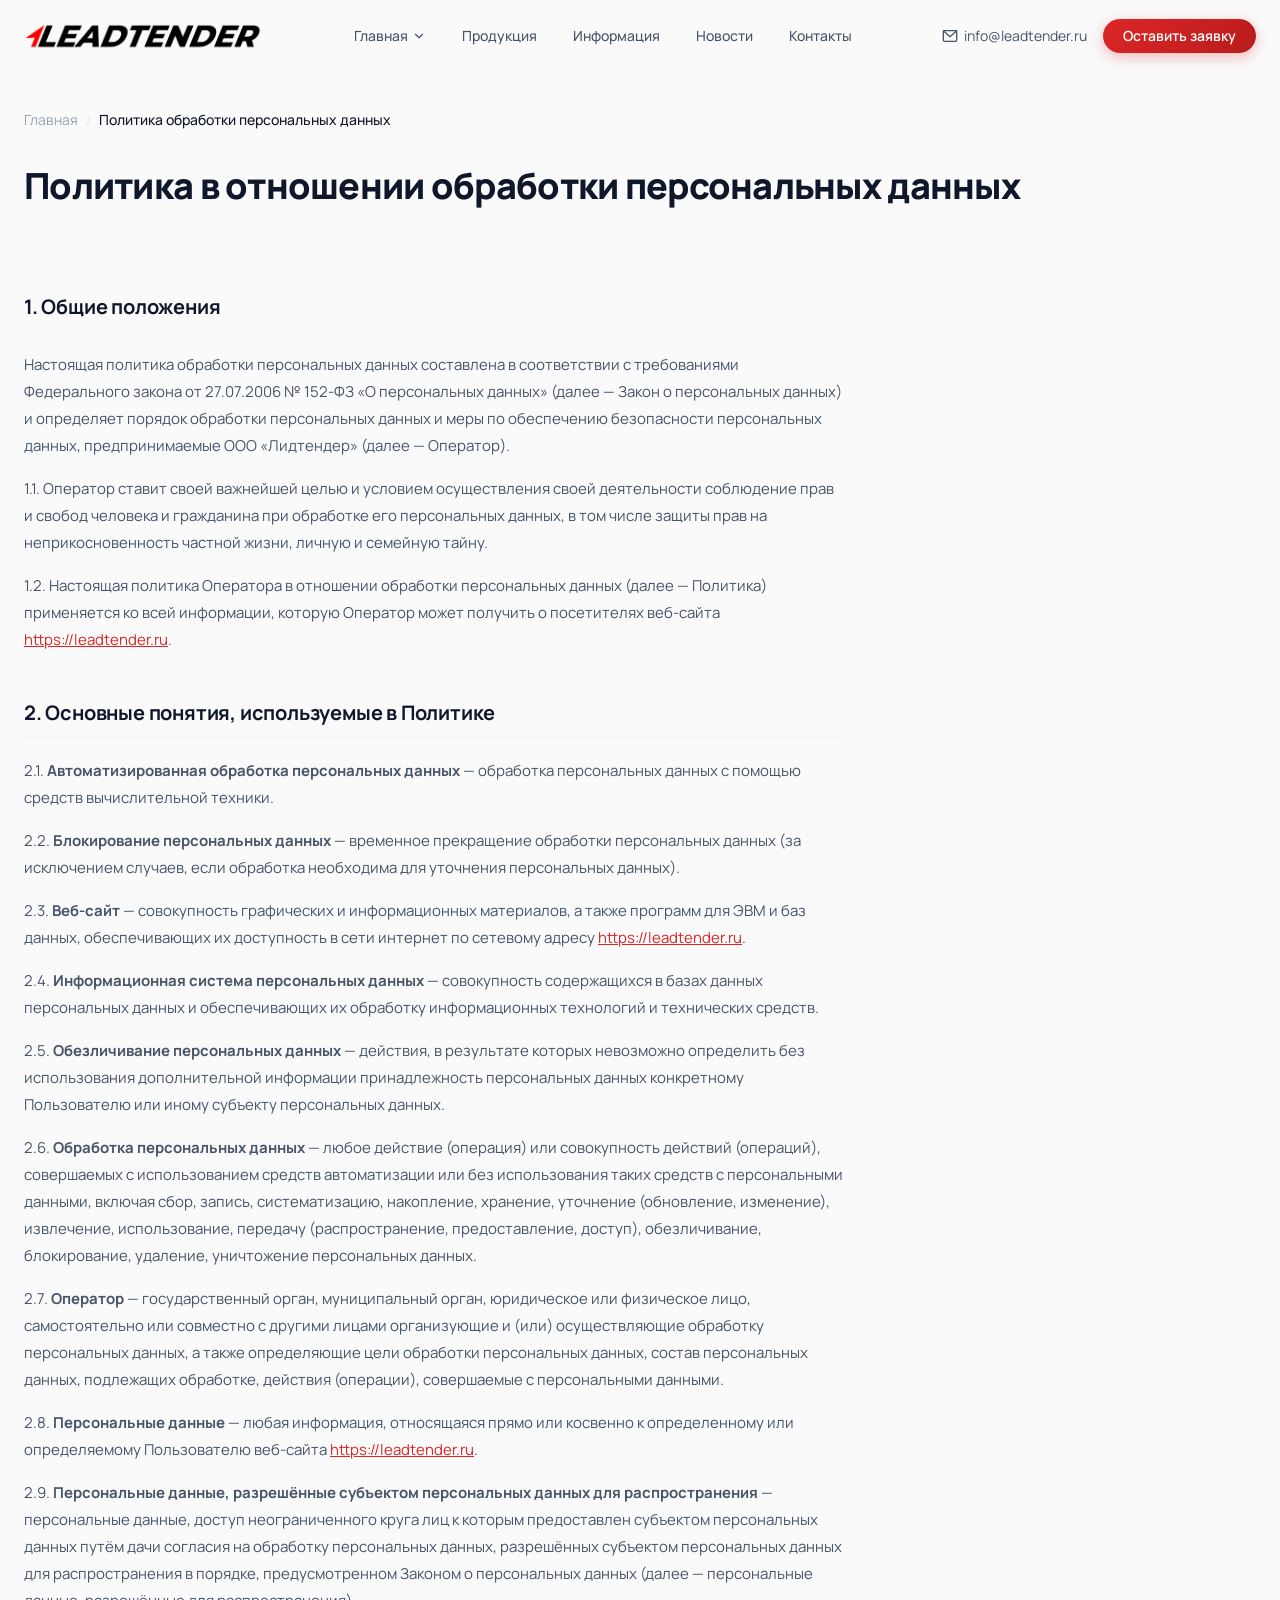
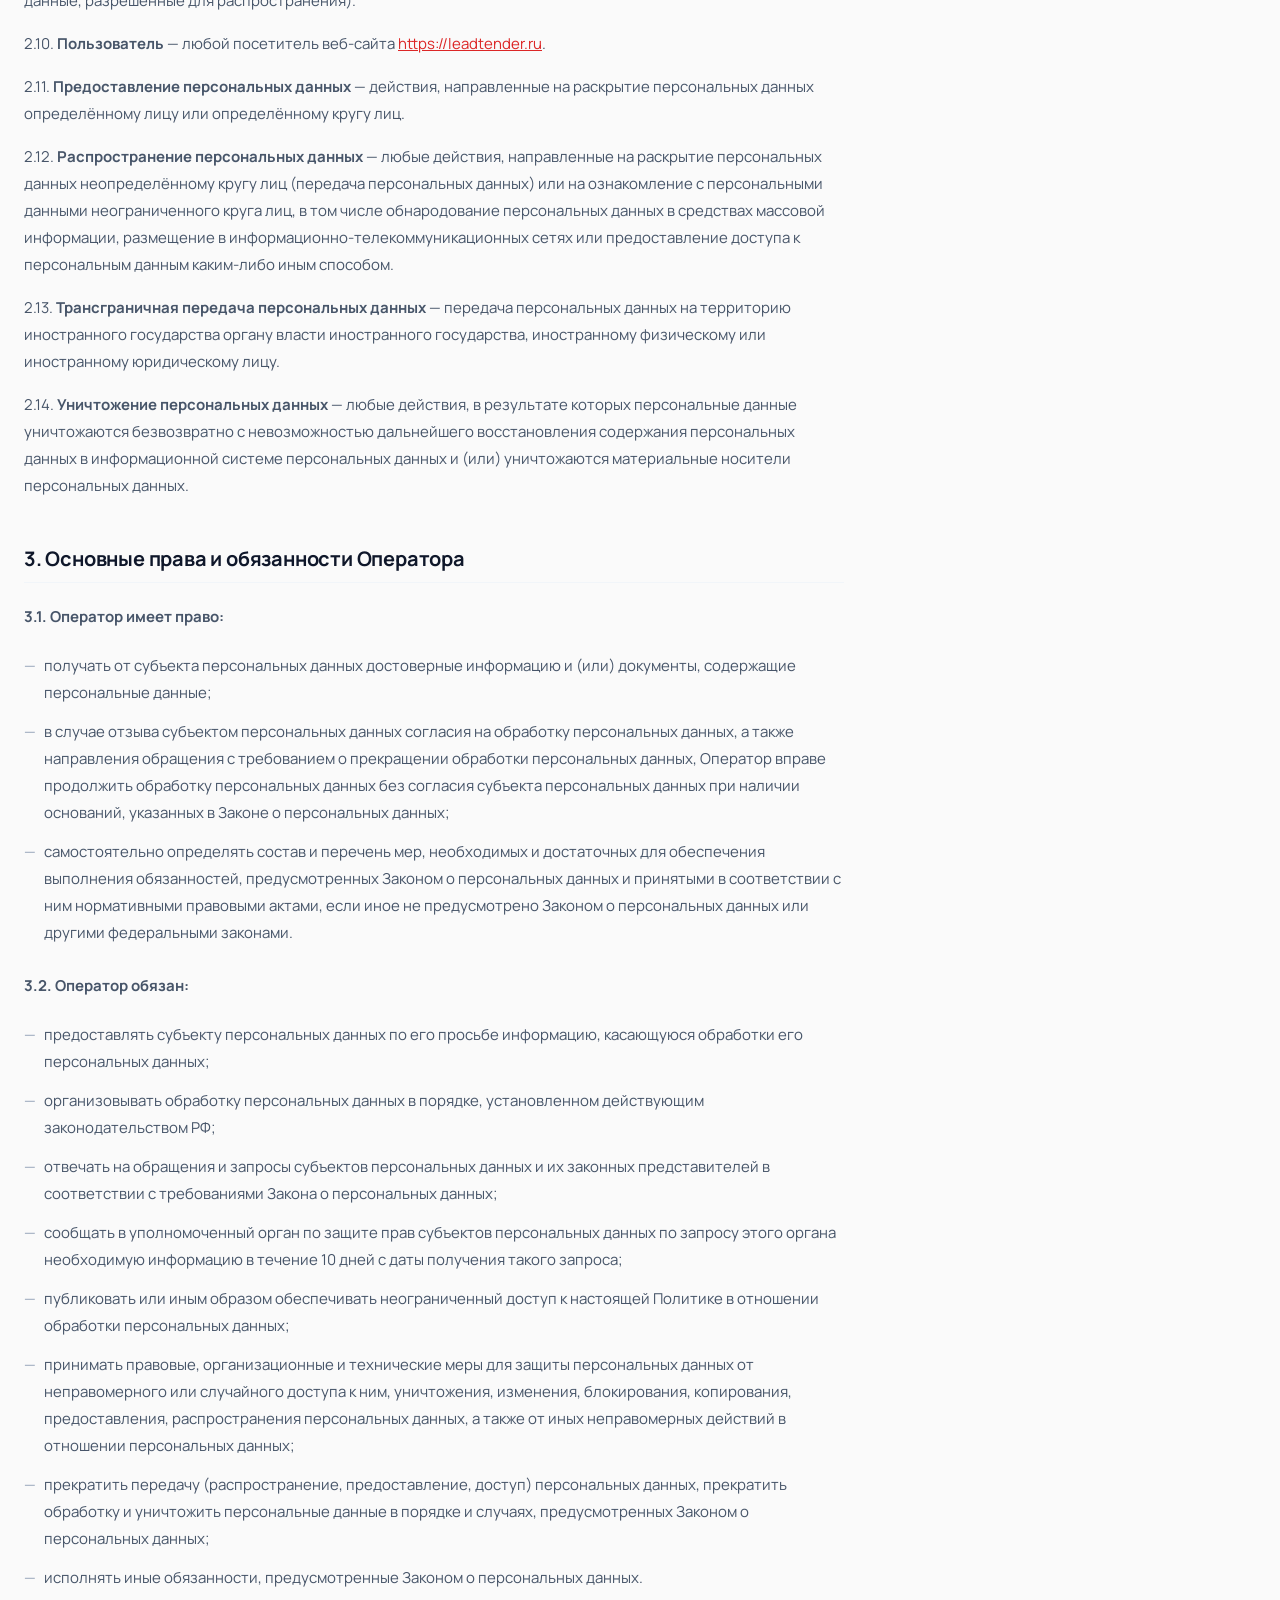
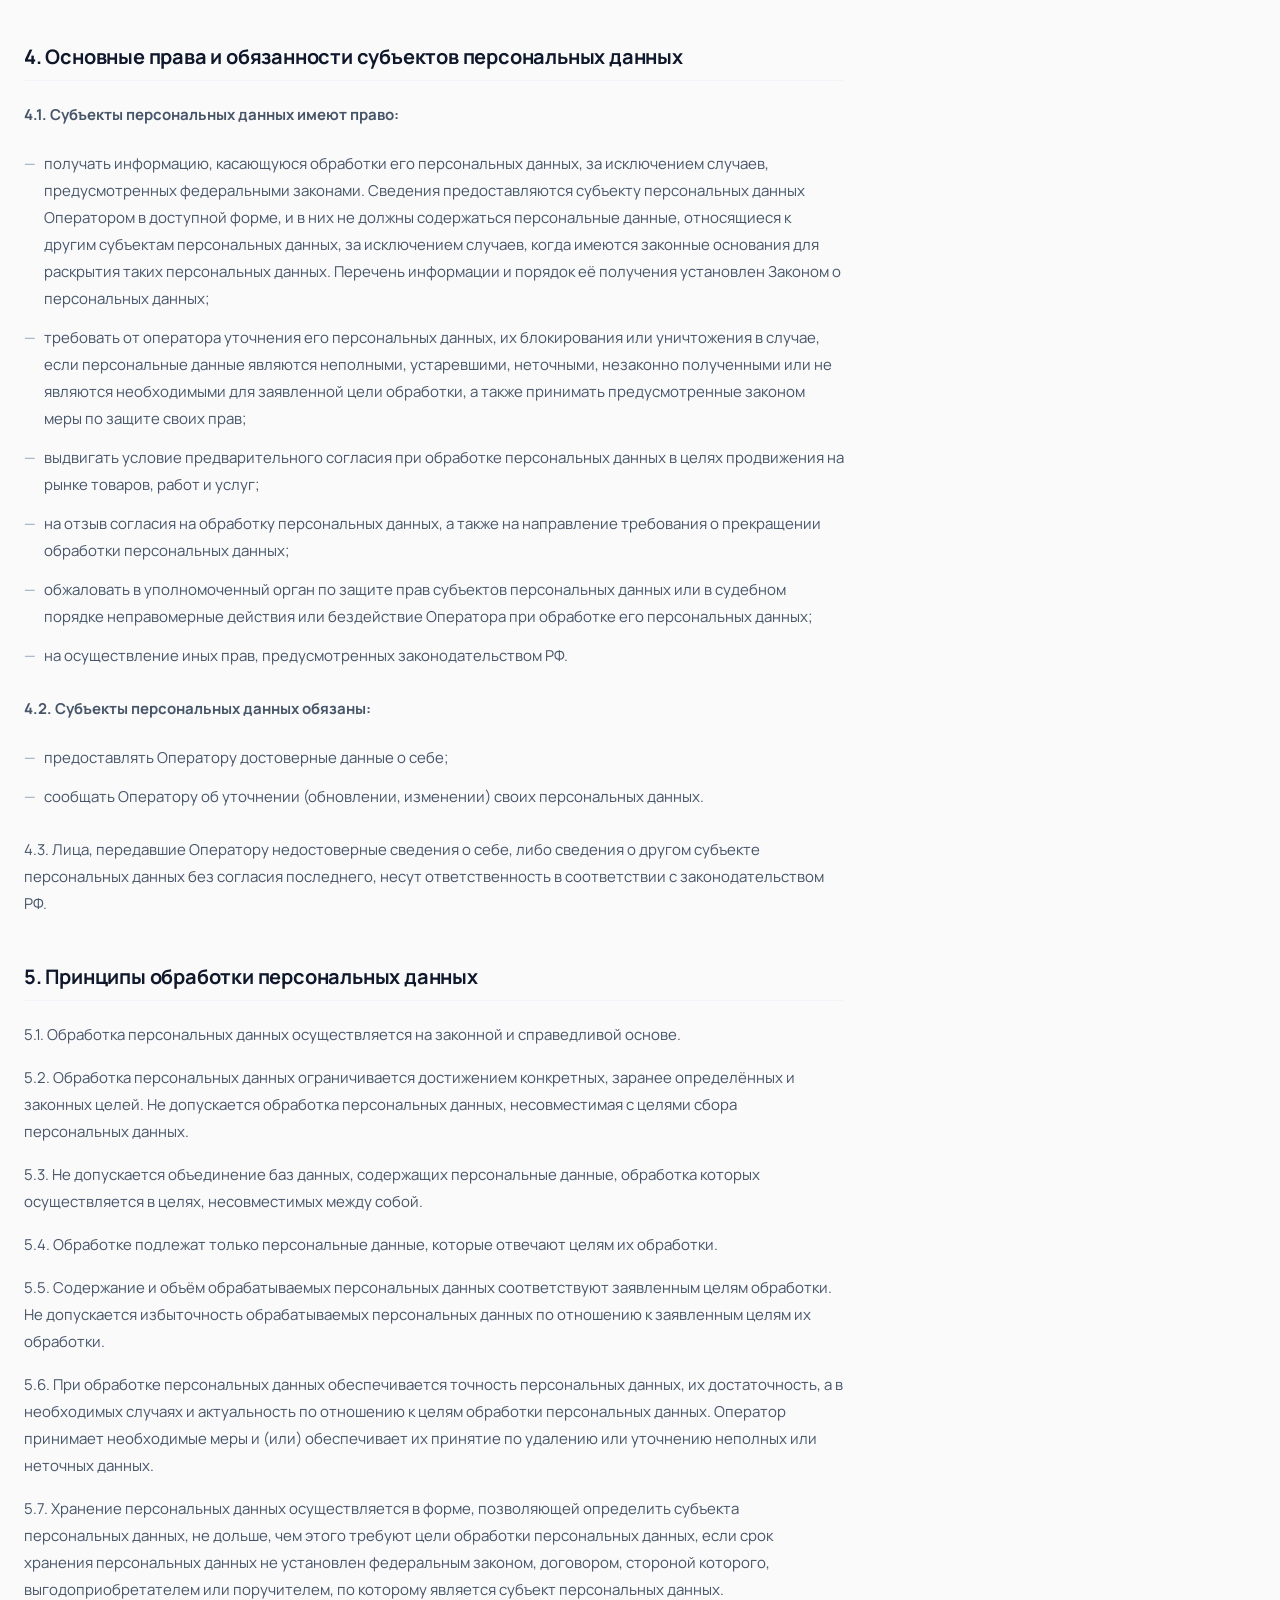
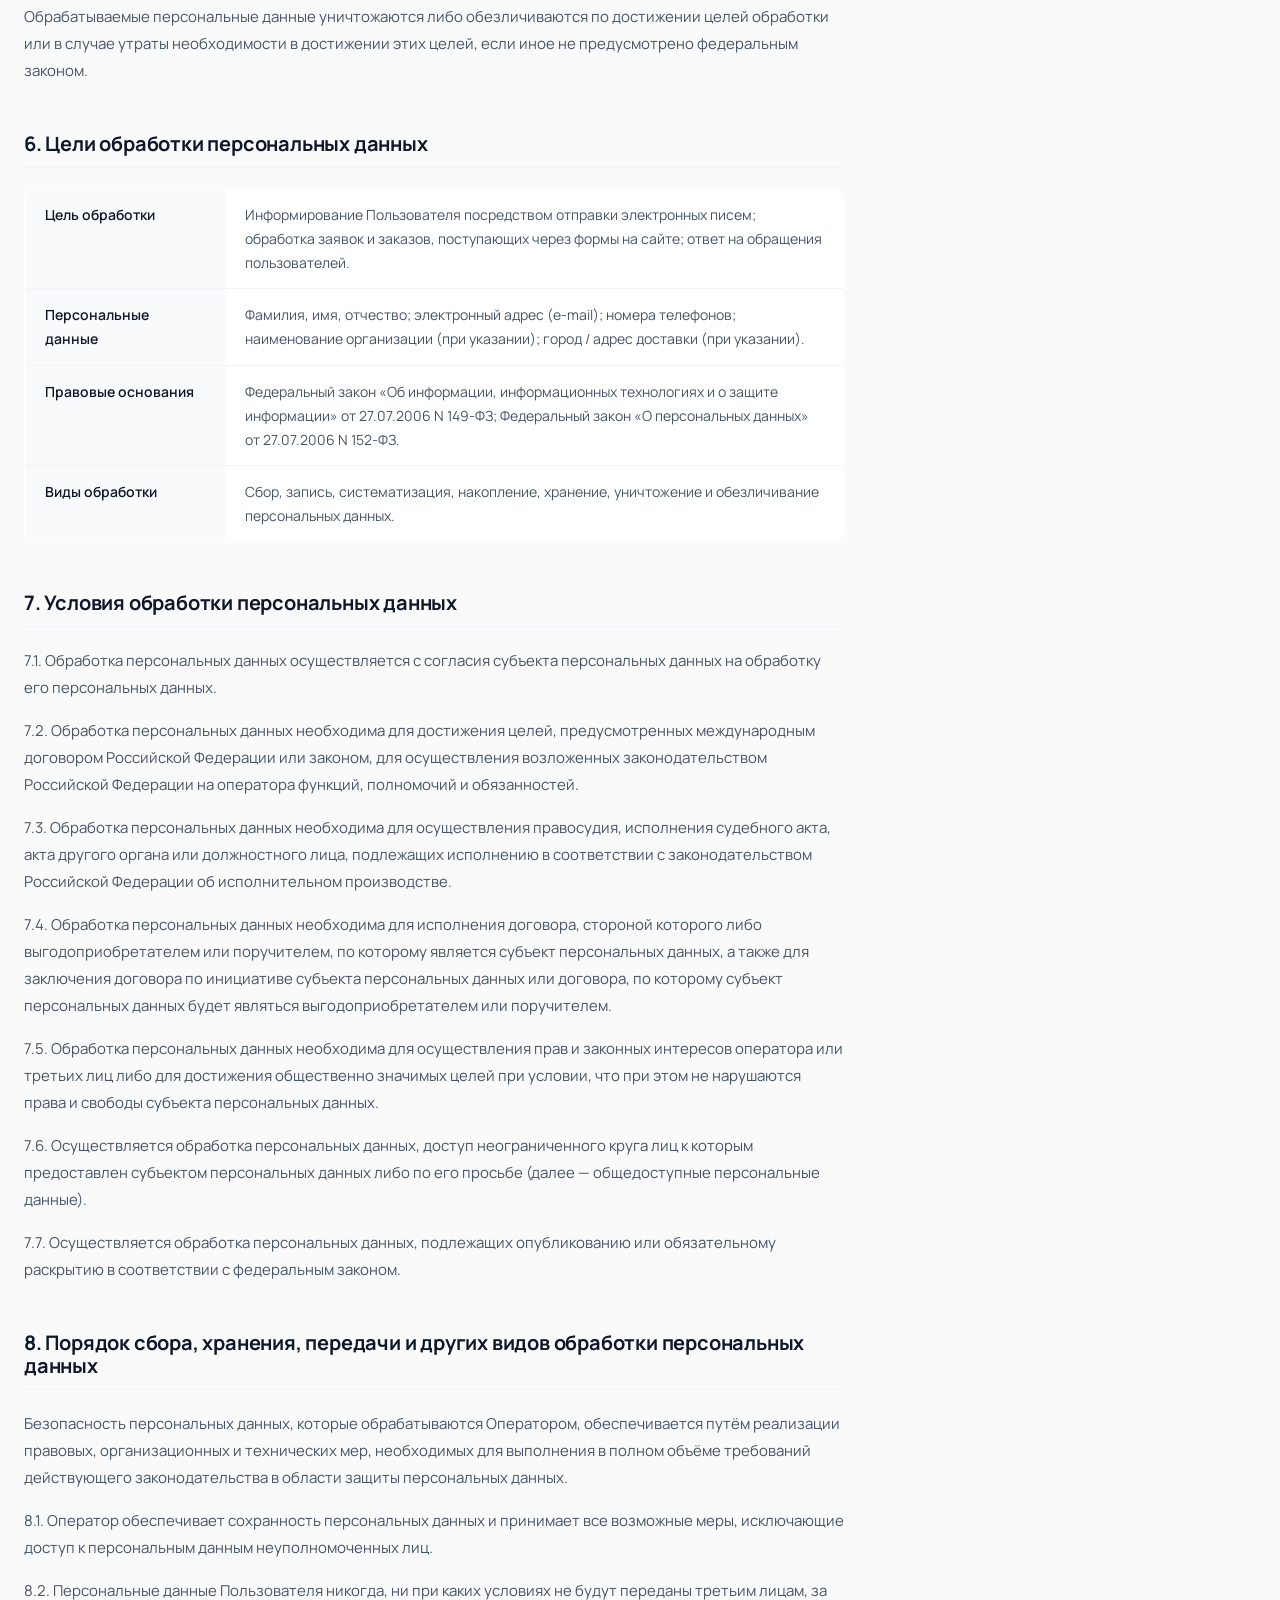
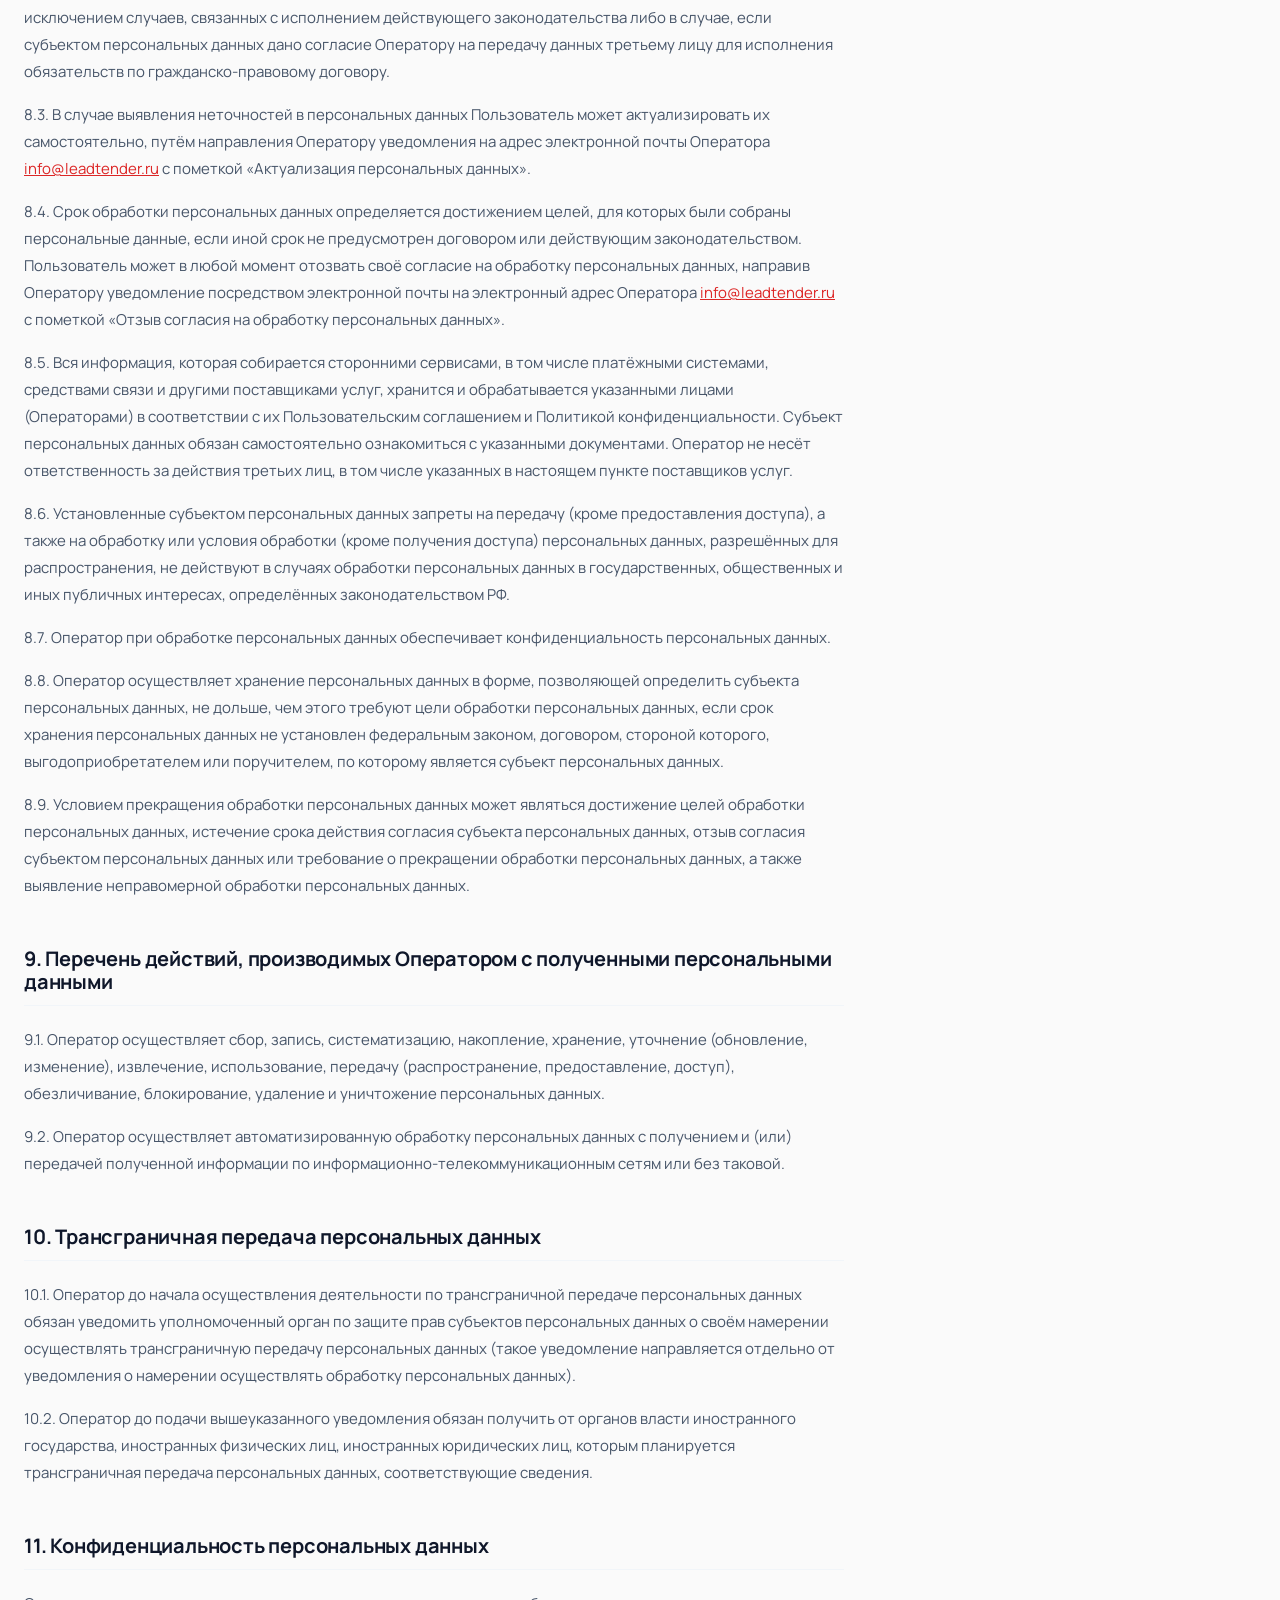
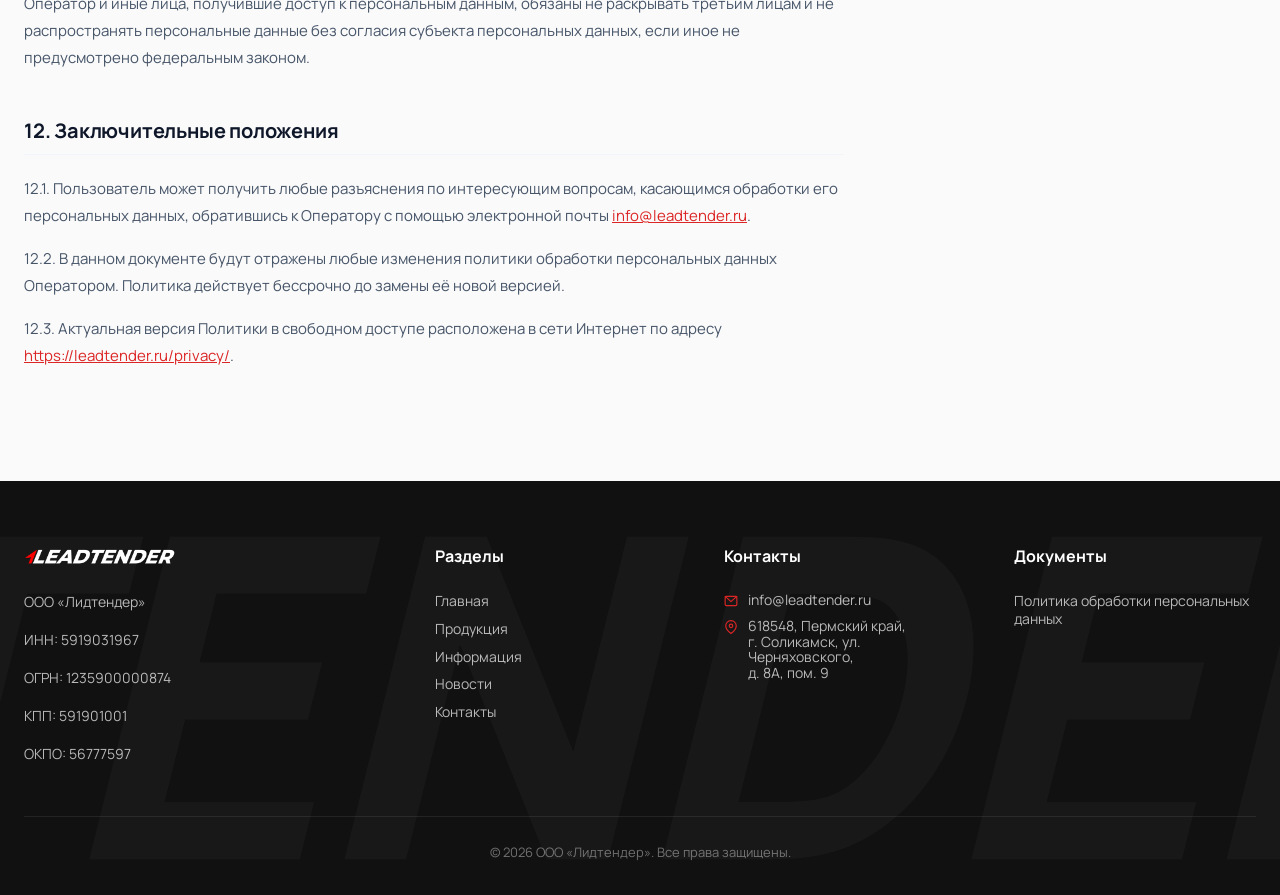
<file: privacy.html>
<!DOCTYPE html>
<html lang="ru">
<head>
  <meta charset="UTF-8">
  <meta name="viewport" content="width=device-width, initial-scale=1.0">
  <title>LEADTENDER — Политика обработки персональных данных</title>
  <meta name="description" content="Политика в отношении обработки персональных данных ООО «Лидтендер». Веб-сайт leadtender.ru.">
  <meta property="og:title" content="LEADTENDER — Политика обработки персональных данных">
  <meta property="og:type" content="website">
  <link rel="icon" href="image/short-logo.png" type="image/png">

  <link rel="preconnect" href="https://fonts.googleapis.com">
  <link rel="preconnect" href="https://fonts.gstatic.com" crossorigin>
  <link href="https://fonts.googleapis.com/css2?family=Manrope:wght@400;500;600;700;800&family=Inter:wght@400;500;600&display=swap" rel="stylesheet">
  <link href="https://unpkg.com/aos@2.3.4/dist/aos.css" rel="stylesheet">

  <link rel="stylesheet" href="css/main.css?v=2">
  <link rel="stylesheet" href="css/components.css?v=2">
  <link rel="stylesheet" href="css/layout.css?v=2">
  <link rel="stylesheet" href="css/animations.css?v=2">

  <style>
    .privacy-page-header {
      padding: 92px 0 40px;
      background: var(--color-bg);
    }
    .privacy-page-header h1 {
      font-size: 36px;
      font-weight: 800;
      color: var(--color-text-primary);
      margin-top: 16px;
      line-height: 1.2;
    }
    .privacy-page-header p {
      font-size: 16px;
      color: var(--color-text-muted);
      margin-top: 12px;
    }

    /* === DOCUMENT BODY === */
    .privacy-doc {
      max-width: 820px;
    }
    .privacy-doc h2 {
      font-size: 20px;
      font-weight: 700;
      color: var(--color-text-primary);
      margin-top: 48px;
      margin-bottom: 20px;
      padding-bottom: 12px;
      border-bottom: 1px solid var(--color-border-light);
    }
    .privacy-doc p {
      font-size: 15px;
      color: var(--color-text-body);
      line-height: 1.8;
      margin-bottom: 16px;
    }
    .privacy-doc ul {
      list-style: none;
      padding: 0;
      margin: 0 0 20px;
    }
    .privacy-doc ul li {
      font-size: 15px;
      color: var(--color-text-body);
      line-height: 1.8;
      padding: 6px 0 6px 20px;
      position: relative;
    }
    .privacy-doc ul li::before {
      content: "—";
      position: absolute;
      left: 0;
      color: var(--color-text-muted);
    }
    .privacy-doc a {
      color: var(--color-primary);
      text-decoration: underline;
    }

    /* Table for section 6 */
    .privacy-table {
      width: 100%;
      border-collapse: collapse;
      margin: 20px 0;
      background: var(--color-bg-white);
      border: 1px solid var(--color-border-light);
      border-radius: var(--radius-md);
      overflow: hidden;
    }
    .privacy-table th,
    .privacy-table td {
      padding: 14px 20px;
      font-size: 14px;
      text-align: left;
      vertical-align: top;
      border-bottom: 1px solid var(--color-border-light);
    }
    .privacy-table th {
      background: #F8FAFC;
      font-weight: 600;
      color: var(--color-text-primary);
      width: 200px;
    }
    .privacy-table td {
      color: var(--color-text-body);
      line-height: 1.7;
    }
    .privacy-table tr:last-child th,
    .privacy-table tr:last-child td {
      border-bottom: none;
    }

    @media (max-width: 768px) {
      .privacy-page-header h1 { font-size: 28px; }
      .privacy-table th { width: 140px; }
    }
  </style>
</head>
<body>

  <div class="scroll-progress" id="scroll-progress"></div>
  <div id="header" data-header-style="solid"></div>

  <div class="privacy-page-header">
    <div class="container">
      <nav class="breadcrumbs" aria-label="Навигация">
        <a href="index.html">Главная</a>
        <span class="separator">/</span>
        <span class="current">Политика обработки персональных данных</span>
      </nav>
      <h1>Политика в отношении обработки персональных данных</h1>
    </div>
  </div>

  <section class="section" style="padding-top: 0;">
    <div class="container">
      <div class="privacy-doc" data-aos="fade-up">

        <!-- 1 -->
        <h2>1. Общие положения</h2>
        <p>Настоящая политика обработки персональных данных составлена в соответствии с требованиями Федерального закона от 27.07.2006 № 152-ФЗ «О персональных данных» (далее — Закон о персональных данных) и определяет порядок обработки персональных данных и меры по обеспечению безопасности персональных данных, предпринимаемые ООО «Лидтендер» (далее — Оператор).</p>
        <p>1.1. Оператор ставит своей важнейшей целью и условием осуществления своей деятельности соблюдение прав и свобод человека и гражданина при обработке его персональных данных, в том числе защиты прав на неприкосновенность частной жизни, личную и семейную тайну.</p>
        <p>1.2. Настоящая политика Оператора в отношении обработки персональных данных (далее — Политика) применяется ко всей информации, которую Оператор может получить о посетителях веб-сайта <a href="https://leadtender.ru">https://leadtender.ru</a>.</p>

        <!-- 2 -->
        <h2>2. Основные понятия, используемые в Политике</h2>
        <p>2.1. <strong>Автоматизированная обработка персональных данных</strong> — обработка персональных данных с помощью средств вычислительной техники.</p>
        <p>2.2. <strong>Блокирование персональных данных</strong> — временное прекращение обработки персональных данных (за исключением случаев, если обработка необходима для уточнения персональных данных).</p>
        <p>2.3. <strong>Веб-сайт</strong> — совокупность графических и информационных материалов, а также программ для ЭВМ и баз данных, обеспечивающих их доступность в сети интернет по сетевому адресу <a href="https://leadtender.ru">https://leadtender.ru</a>.</p>
        <p>2.4. <strong>Информационная система персональных данных</strong> — совокупность содержащихся в базах данных персональных данных и обеспечивающих их обработку информационных технологий и технических средств.</p>
        <p>2.5. <strong>Обезличивание персональных данных</strong> — действия, в результате которых невозможно определить без использования дополнительной информации принадлежность персональных данных конкретному Пользователю или иному субъекту персональных данных.</p>
        <p>2.6. <strong>Обработка персональных данных</strong> — любое действие (операция) или совокупность действий (операций), совершаемых с использованием средств автоматизации или без использования таких средств с персональными данными, включая сбор, запись, систематизацию, накопление, хранение, уточнение (обновление, изменение), извлечение, использование, передачу (распространение, предоставление, доступ), обезличивание, блокирование, удаление, уничтожение персональных данных.</p>
        <p>2.7. <strong>Оператор</strong> — государственный орган, муниципальный орган, юридическое или физическое лицо, самостоятельно или совместно с другими лицами организующие и (или) осуществляющие обработку персональных данных, а также определяющие цели обработки персональных данных, состав персональных данных, подлежащих обработке, действия (операции), совершаемые с персональными данными.</p>
        <p>2.8. <strong>Персональные данные</strong> — любая информация, относящаяся прямо или косвенно к определенному или определяемому Пользователю веб-сайта <a href="https://leadtender.ru">https://leadtender.ru</a>.</p>
        <p>2.9. <strong>Персональные данные, разрешённые субъектом персональных данных для распространения</strong> — персональные данные, доступ неограниченного круга лиц к которым предоставлен субъектом персональных данных путём дачи согласия на обработку персональных данных, разрешённых субъектом персональных данных для распространения в порядке, предусмотренном Законом о персональных данных (далее — персональные данные, разрешённые для распространения).</p>
        <p>2.10. <strong>Пользователь</strong> — любой посетитель веб-сайта <a href="https://leadtender.ru">https://leadtender.ru</a>.</p>
        <p>2.11. <strong>Предоставление персональных данных</strong> — действия, направленные на раскрытие персональных данных определённому лицу или определённому кругу лиц.</p>
        <p>2.12. <strong>Распространение персональных данных</strong> — любые действия, направленные на раскрытие персональных данных неопределённому кругу лиц (передача персональных данных) или на ознакомление с персональными данными неограниченного круга лиц, в том числе обнародование персональных данных в средствах массовой информации, размещение в информационно-телекоммуникационных сетях или предоставление доступа к персональным данным каким-либо иным способом.</p>
        <p>2.13. <strong>Трансграничная передача персональных данных</strong> — передача персональных данных на территорию иностранного государства органу власти иностранного государства, иностранному физическому или иностранному юридическому лицу.</p>
        <p>2.14. <strong>Уничтожение персональных данных</strong> — любые действия, в результате которых персональные данные уничтожаются безвозвратно с невозможностью дальнейшего восстановления содержания персональных данных в информационной системе персональных данных и (или) уничтожаются материальные носители персональных данных.</p>

        <!-- 3 -->
        <h2>3. Основные права и обязанности Оператора</h2>
        <p><strong>3.1. Оператор имеет право:</strong></p>
        <ul>
          <li>получать от субъекта персональных данных достоверные информацию и (или) документы, содержащие персональные данные;</li>
          <li>в случае отзыва субъектом персональных данных согласия на обработку персональных данных, а также направления обращения с требованием о прекращении обработки персональных данных, Оператор вправе продолжить обработку персональных данных без согласия субъекта персональных данных при наличии оснований, указанных в Законе о персональных данных;</li>
          <li>самостоятельно определять состав и перечень мер, необходимых и достаточных для обеспечения выполнения обязанностей, предусмотренных Законом о персональных данных и принятыми в соответствии с ним нормативными правовыми актами, если иное не предусмотрено Законом о персональных данных или другими федеральными законами.</li>
        </ul>
        <p><strong>3.2. Оператор обязан:</strong></p>
        <ul>
          <li>предоставлять субъекту персональных данных по его просьбе информацию, касающуюся обработки его персональных данных;</li>
          <li>организовывать обработку персональных данных в порядке, установленном действующим законодательством РФ;</li>
          <li>отвечать на обращения и запросы субъектов персональных данных и их законных представителей в соответствии с требованиями Закона о персональных данных;</li>
          <li>сообщать в уполномоченный орган по защите прав субъектов персональных данных по запросу этого органа необходимую информацию в течение 10 дней с даты получения такого запроса;</li>
          <li>публиковать или иным образом обеспечивать неограниченный доступ к настоящей Политике в отношении обработки персональных данных;</li>
          <li>принимать правовые, организационные и технические меры для защиты персональных данных от неправомерного или случайного доступа к ним, уничтожения, изменения, блокирования, копирования, предоставления, распространения персональных данных, а также от иных неправомерных действий в отношении персональных данных;</li>
          <li>прекратить передачу (распространение, предоставление, доступ) персональных данных, прекратить обработку и уничтожить персональные данные в порядке и случаях, предусмотренных Законом о персональных данных;</li>
          <li>исполнять иные обязанности, предусмотренные Законом о персональных данных.</li>
        </ul>

        <!-- 4 -->
        <h2>4. Основные права и обязанности субъектов персональных данных</h2>
        <p><strong>4.1. Субъекты персональных данных имеют право:</strong></p>
        <ul>
          <li>получать информацию, касающуюся обработки его персональных данных, за исключением случаев, предусмотренных федеральными законами. Сведения предоставляются субъекту персональных данных Оператором в доступной форме, и в них не должны содержаться персональные данные, относящиеся к другим субъектам персональных данных, за исключением случаев, когда имеются законные основания для раскрытия таких персональных данных. Перечень информации и порядок её получения установлен Законом о персональных данных;</li>
          <li>требовать от оператора уточнения его персональных данных, их блокирования или уничтожения в случае, если персональные данные являются неполными, устаревшими, неточными, незаконно полученными или не являются необходимыми для заявленной цели обработки, а также принимать предусмотренные законом меры по защите своих прав;</li>
          <li>выдвигать условие предварительного согласия при обработке персональных данных в целях продвижения на рынке товаров, работ и услуг;</li>
          <li>на отзыв согласия на обработку персональных данных, а также на направление требования о прекращении обработки персональных данных;</li>
          <li>обжаловать в уполномоченный орган по защите прав субъектов персональных данных или в судебном порядке неправомерные действия или бездействие Оператора при обработке его персональных данных;</li>
          <li>на осуществление иных прав, предусмотренных законодательством РФ.</li>
        </ul>
        <p><strong>4.2. Субъекты персональных данных обязаны:</strong></p>
        <ul>
          <li>предоставлять Оператору достоверные данные о себе;</li>
          <li>сообщать Оператору об уточнении (обновлении, изменении) своих персональных данных.</li>
        </ul>
        <p>4.3. Лица, передавшие Оператору недостоверные сведения о себе, либо сведения о другом субъекте персональных данных без согласия последнего, несут ответственность в соответствии с законодательством РФ.</p>

        <!-- 5 -->
        <h2>5. Принципы обработки персональных данных</h2>
        <p>5.1. Обработка персональных данных осуществляется на законной и справедливой основе.</p>
        <p>5.2. Обработка персональных данных ограничивается достижением конкретных, заранее определённых и законных целей. Не допускается обработка персональных данных, несовместимая с целями сбора персональных данных.</p>
        <p>5.3. Не допускается объединение баз данных, содержащих персональные данные, обработка которых осуществляется в целях, несовместимых между собой.</p>
        <p>5.4. Обработке подлежат только персональные данные, которые отвечают целям их обработки.</p>
        <p>5.5. Содержание и объём обрабатываемых персональных данных соответствуют заявленным целям обработки. Не допускается избыточность обрабатываемых персональных данных по отношению к заявленным целям их обработки.</p>
        <p>5.6. При обработке персональных данных обеспечивается точность персональных данных, их достаточность, а в необходимых случаях и актуальность по отношению к целям обработки персональных данных. Оператор принимает необходимые меры и (или) обеспечивает их принятие по удалению или уточнению неполных или неточных данных.</p>
        <p>5.7. Хранение персональных данных осуществляется в форме, позволяющей определить субъекта персональных данных, не дольше, чем этого требуют цели обработки персональных данных, если срок хранения персональных данных не установлен федеральным законом, договором, стороной которого, выгодоприобретателем или поручителем, по которому является субъект персональных данных. Обрабатываемые персональные данные уничтожаются либо обезличиваются по достижении целей обработки или в случае утраты необходимости в достижении этих целей, если иное не предусмотрено федеральным законом.</p>

        <!-- 6 -->
        <h2>6. Цели обработки персональных данных</h2>
        <table class="privacy-table">
          <tr>
            <th>Цель обработки</th>
            <td>Информирование Пользователя посредством отправки электронных писем; обработка заявок и заказов, поступающих через формы на сайте; ответ на обращения пользователей.</td>
          </tr>
          <tr>
            <th>Персональные данные</th>
            <td>Фамилия, имя, отчество; электронный адрес (e-mail); номера телефонов; наименование организации (при указании); город / адрес доставки (при указании).</td>
          </tr>
          <tr>
            <th>Правовые основания</th>
            <td>Федеральный закон «Об информации, информационных технологиях и о защите информации» от 27.07.2006 N 149-ФЗ; Федеральный закон «О персональных данных» от 27.07.2006 N 152-ФЗ.</td>
          </tr>
          <tr>
            <th>Виды обработки</th>
            <td>Сбор, запись, систематизация, накопление, хранение, уничтожение и обезличивание персональных данных.</td>
          </tr>
        </table>

        <!-- 7 -->
        <h2>7. Условия обработки персональных данных</h2>
        <p>7.1. Обработка персональных данных осуществляется с согласия субъекта персональных данных на обработку его персональных данных.</p>
        <p>7.2. Обработка персональных данных необходима для достижения целей, предусмотренных международным договором Российской Федерации или законом, для осуществления возложенных законодательством Российской Федерации на оператора функций, полномочий и обязанностей.</p>
        <p>7.3. Обработка персональных данных необходима для осуществления правосудия, исполнения судебного акта, акта другого органа или должностного лица, подлежащих исполнению в соответствии с законодательством Российской Федерации об исполнительном производстве.</p>
        <p>7.4. Обработка персональных данных необходима для исполнения договора, стороной которого либо выгодоприобретателем или поручителем, по которому является субъект персональных данных, а также для заключения договора по инициативе субъекта персональных данных или договора, по которому субъект персональных данных будет являться выгодоприобретателем или поручителем.</p>
        <p>7.5. Обработка персональных данных необходима для осуществления прав и законных интересов оператора или третьих лиц либо для достижения общественно значимых целей при условии, что при этом не нарушаются права и свободы субъекта персональных данных.</p>
        <p>7.6. Осуществляется обработка персональных данных, доступ неограниченного круга лиц к которым предоставлен субъектом персональных данных либо по его просьбе (далее — общедоступные персональные данные).</p>
        <p>7.7. Осуществляется обработка персональных данных, подлежащих опубликованию или обязательному раскрытию в соответствии с федеральным законом.</p>

        <!-- 8 -->
        <h2>8. Порядок сбора, хранения, передачи и других видов обработки персональных данных</h2>
        <p>Безопасность персональных данных, которые обрабатываются Оператором, обеспечивается путём реализации правовых, организационных и технических мер, необходимых для выполнения в полном объёме требований действующего законодательства в области защиты персональных данных.</p>
        <p>8.1. Оператор обеспечивает сохранность персональных данных и принимает все возможные меры, исключающие доступ к персональным данным неуполномоченных лиц.</p>
        <p>8.2. Персональные данные Пользователя никогда, ни при каких условиях не будут переданы третьим лицам, за исключением случаев, связанных с исполнением действующего законодательства либо в случае, если субъектом персональных данных дано согласие Оператору на передачу данных третьему лицу для исполнения обязательств по гражданско-правовому договору.</p>
        <p>8.3. В случае выявления неточностей в персональных данных Пользователь может актуализировать их самостоятельно, путём направления Оператору уведомления на адрес электронной почты Оператора <a href="mailto:info@leadtender.ru">info@leadtender.ru</a> с пометкой «Актуализация персональных данных».</p>
        <p>8.4. Срок обработки персональных данных определяется достижением целей, для которых были собраны персональные данные, если иной срок не предусмотрен договором или действующим законодательством. Пользователь может в любой момент отозвать своё согласие на обработку персональных данных, направив Оператору уведомление посредством электронной почты на электронный адрес Оператора <a href="mailto:info@leadtender.ru">info@leadtender.ru</a> с пометкой «Отзыв согласия на обработку персональных данных».</p>
        <p>8.5. Вся информация, которая собирается сторонними сервисами, в том числе платёжными системами, средствами связи и другими поставщиками услуг, хранится и обрабатывается указанными лицами (Операторами) в соответствии с их Пользовательским соглашением и Политикой конфиденциальности. Субъект персональных данных обязан самостоятельно ознакомиться с указанными документами. Оператор не несёт ответственность за действия третьих лиц, в том числе указанных в настоящем пункте поставщиков услуг.</p>
        <p>8.6. Установленные субъектом персональных данных запреты на передачу (кроме предоставления доступа), а также на обработку или условия обработки (кроме получения доступа) персональных данных, разрешённых для распространения, не действуют в случаях обработки персональных данных в государственных, общественных и иных публичных интересах, определённых законодательством РФ.</p>
        <p>8.7. Оператор при обработке персональных данных обеспечивает конфиденциальность персональных данных.</p>
        <p>8.8. Оператор осуществляет хранение персональных данных в форме, позволяющей определить субъекта персональных данных, не дольше, чем этого требуют цели обработки персональных данных, если срок хранения персональных данных не установлен федеральным законом, договором, стороной которого, выгодоприобретателем или поручителем, по которому является субъект персональных данных.</p>
        <p>8.9. Условием прекращения обработки персональных данных может являться достижение целей обработки персональных данных, истечение срока действия согласия субъекта персональных данных, отзыв согласия субъектом персональных данных или требование о прекращении обработки персональных данных, а также выявление неправомерной обработки персональных данных.</p>

        <!-- 9 -->
        <h2>9. Перечень действий, производимых Оператором с полученными персональными данными</h2>
        <p>9.1. Оператор осуществляет сбор, запись, систематизацию, накопление, хранение, уточнение (обновление, изменение), извлечение, использование, передачу (распространение, предоставление, доступ), обезличивание, блокирование, удаление и уничтожение персональных данных.</p>
        <p>9.2. Оператор осуществляет автоматизированную обработку персональных данных с получением и (или) передачей полученной информации по информационно-телекоммуникационным сетям или без таковой.</p>

        <!-- 10 -->
        <h2>10. Трансграничная передача персональных данных</h2>
        <p>10.1. Оператор до начала осуществления деятельности по трансграничной передаче персональных данных обязан уведомить уполномоченный орган по защите прав субъектов персональных данных о своём намерении осуществлять трансграничную передачу персональных данных (такое уведомление направляется отдельно от уведомления о намерении осуществлять обработку персональных данных).</p>
        <p>10.2. Оператор до подачи вышеуказанного уведомления обязан получить от органов власти иностранного государства, иностранных физических лиц, иностранных юридических лиц, которым планируется трансграничная передача персональных данных, соответствующие сведения.</p>

        <!-- 11 -->
        <h2>11. Конфиденциальность персональных данных</h2>
        <p>Оператор и иные лица, получившие доступ к персональным данным, обязаны не раскрывать третьим лицам и не распространять персональные данные без согласия субъекта персональных данных, если иное не предусмотрено федеральным законом.</p>

        <!-- 12 -->
        <h2>12. Заключительные положения</h2>
        <p>12.1. Пользователь может получить любые разъяснения по интересующим вопросам, касающимся обработки его персональных данных, обратившись к Оператору с помощью электронной почты <a href="mailto:info@leadtender.ru">info@leadtender.ru</a>.</p>
        <p>12.2. В данном документе будут отражены любые изменения политики обработки персональных данных Оператором. Политика действует бессрочно до замены её новой версией.</p>
        <p>12.3. Актуальная версия Политики в свободном доступе расположена в сети Интернет по адресу <a href="https://leadtender.ru/privacy/">https://leadtender.ru/privacy/</a>.</p>

      </div>
    </div>
  </section>

  <div id="footer"></div>

  <button class="back-to-top" id="back-to-top" aria-label="Наверх">
    <svg width="20" height="20" viewBox="0 0 24 24" fill="none" stroke="currentColor" stroke-width="2.5" stroke-linecap="round" stroke-linejoin="round"><polyline points="18 15 12 9 6 15"/></svg>
  </button>

  <script src="https://unpkg.com/aos@2.3.4/dist/aos.js"></script>
  <script src="js/data.js"></script>
  <script src="js/components.js"></script>
  <script src="js/main.js"></script>
</body>
</html>
</file>
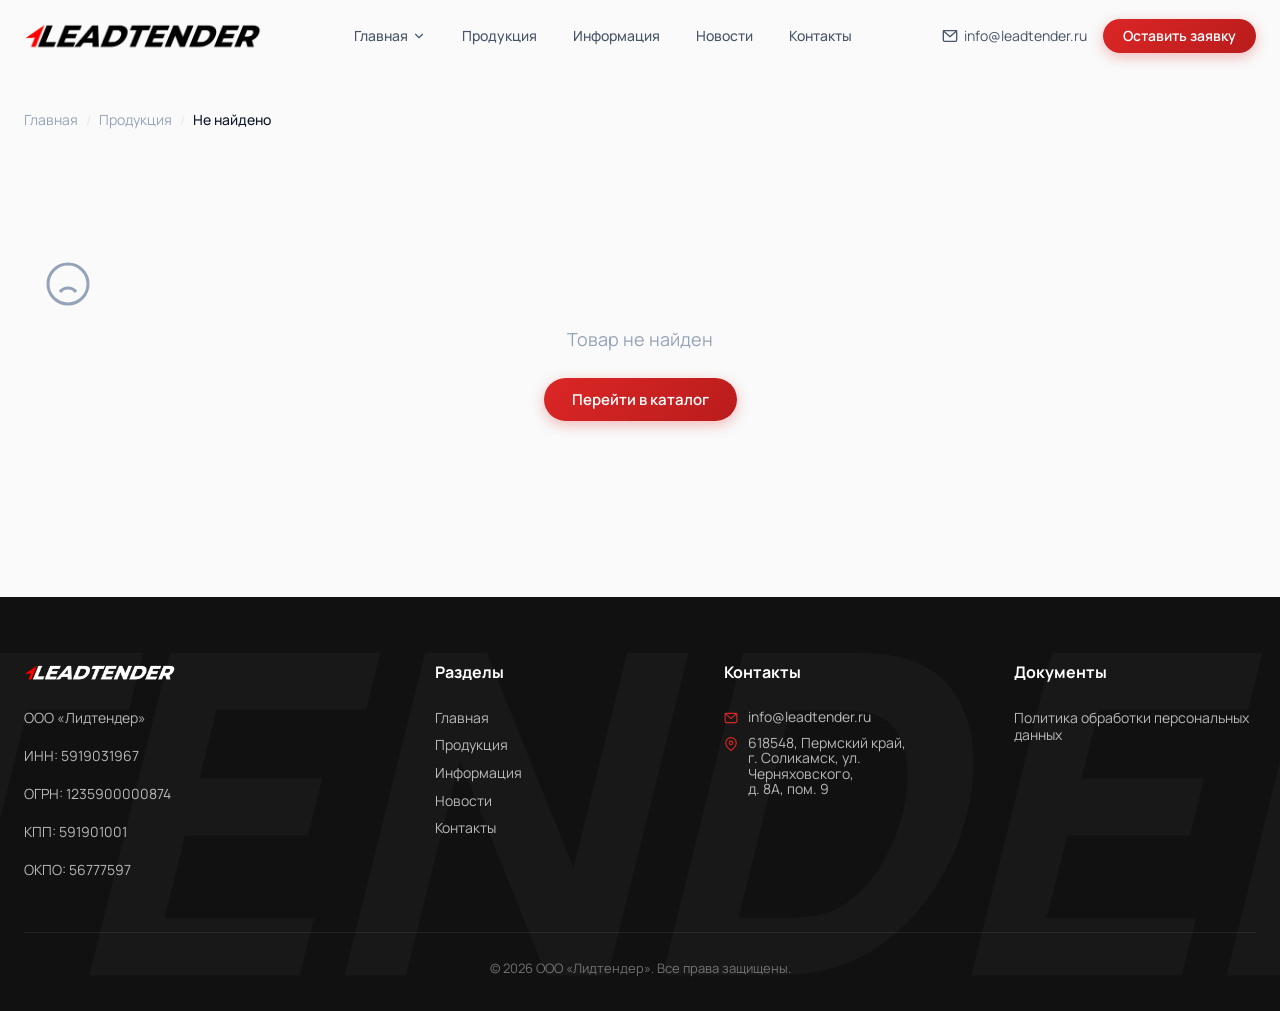
<file: product.html>
<!DOCTYPE html>
<html lang="ru">
<head>
  <meta charset="UTF-8">
  <meta name="viewport" content="width=device-width, initial-scale=1.0">
  <title>LEADTENDER — Товар</title>
  <meta name="description" content="Карточка товара — LEADTENDER">
  <meta property="og:type" content="product">
  <link rel="icon" href="image/short-logo.png" type="image/png">

  <link rel="preconnect" href="https://fonts.googleapis.com">
  <link rel="preconnect" href="https://fonts.gstatic.com" crossorigin>
  <link href="https://fonts.googleapis.com/css2?family=Manrope:wght@400;500;600;700;800&family=Inter:wght@400;500;600&display=swap" rel="stylesheet">
  <link href="https://unpkg.com/aos@2.3.4/dist/aos.css" rel="stylesheet">

  <link rel="stylesheet" href="css/main.css?v=2">
  <link rel="stylesheet" href="css/components.css?v=2">
  <link rel="stylesheet" href="css/layout.css?v=2">
  <link rel="stylesheet" href="css/animations.css?v=2">

  <style>
    .product-page-header {
      padding: 92px 0 32px;
      background: var(--color-bg);
    }

    /* === PRODUCT LAYOUT === */
    .product-layout {
      display: grid;
      grid-template-columns: 1fr 1fr;
      gap: 48px;
      align-items: start;
    }

    /* Image */
    .product-image {
      height: 420px;
      border-radius: var(--radius-xl);
      display: flex;
      align-items: center;
      justify-content: center;
      position: sticky;
      top: 88px;
    }
    .product-image svg {
      color: rgba(255,255,255,0.2);
    }

    /* Info */
    .product-info {
      display: flex;
      flex-direction: column;
      gap: 24px;
    }
    .product-title {
      font-size: 28px;
      font-weight: 800;
      color: var(--color-text-primary);
      line-height: 1.25;
    }
    .product-desc {
      font-size: 16px;
      color: var(--color-text-body);
      line-height: 1.7;
    }

    /* Section labels (unified) */
    .product-section-label {
      font-size: 13px;
      font-weight: 600;
      color: var(--color-text-primary);
      text-transform: uppercase;
      letter-spacing: 0.05em;
      margin-bottom: 12px;
    }

    /* Specs table */
    .product-specs {
      background: var(--color-bg-white);
      border: 1px solid var(--color-border-light);
      border-radius: var(--radius-lg);
      overflow: hidden;
    }
    .product-specs-table {
      width: 100%;
      border-collapse: collapse;
    }
    .product-specs-table tr {
      border-bottom: 1px solid var(--color-border-light);
    }
    .product-specs-table tr:last-child {
      border-bottom: none;
    }
    .product-specs-table tr:nth-child(even) {
      background: #F8FAFC;
    }
    .product-specs-table td {
      padding: 12px 20px;
      font-size: 14px;
      vertical-align: top;
    }
    .product-specs-table td:first-child {
      color: var(--color-text-muted);
      font-weight: 500;
      width: 45%;
    }
    .product-specs-table td:last-child {
      color: var(--color-text-primary);
      font-weight: 600;
    }

    /* Manufacturer card */
    .product-manufacturer {
      display: flex;
      align-items: center;
      gap: 16px;
      padding: 20px;
      background: var(--color-bg-white);
      border: 1.5px solid var(--color-border-light);
      border-radius: var(--radius-lg);
      text-decoration: none;
      color: inherit;
      transition: all var(--transition-base);
    }
    .product-manufacturer:hover {
      border-color: var(--color-primary);
      background: var(--color-primary-light);
      transform: translateY(-2px);
      box-shadow: var(--shadow-card-hover);
    }
    .product-manufacturer-avatar {
      width: 48px;
      height: 48px;
      border-radius: var(--radius-md);
      display: flex;
      align-items: center;
      justify-content: center;
      font-size: 20px;
      font-weight: 800;
      color: white;
      flex-shrink: 0;
    }
    .product-manufacturer-info {
      flex: 1;
      min-width: 0;
    }
    .product-manufacturer-name {
      font-size: 15px;
      font-weight: 700;
      color: var(--color-text-primary);
    }
    .product-manufacturer-sub {
      font-size: 13px;
      color: var(--color-text-muted);
      margin-top: 2px;
    }
    .product-manufacturer-arrow {
      font-size: 13px;
      font-weight: 600;
      color: var(--color-primary);
      white-space: nowrap;
      display: flex;
      align-items: center;
      gap: 4px;
    }

    /* Documentation links */
    .product-docs {
      display: flex;
      flex-direction: column;
    }
    .product-doc {
      display: flex;
      align-items: center;
      gap: 12px;
      padding: 14px 0;
      border-bottom: 1px solid var(--color-border-light);
      color: var(--color-text-body);
      text-decoration: none;
      font-size: 15px;
      font-weight: 500;
      transition: color var(--transition-fast);
    }
    .product-doc:last-child { border-bottom: none; }
    .product-doc:hover { color: var(--color-primary); }
    .product-doc svg { color: var(--color-text-muted); flex-shrink: 0; transition: color var(--transition-fast); }
    .product-doc:hover svg { color: var(--color-primary); }

    /* Not found */
    .product-not-found {
      text-align: center;
      padding: 80px 20px;
    }
    .product-not-found svg {
      color: var(--color-text-muted);
      margin-bottom: 16px;
    }
    .product-not-found p {
      font-size: 18px;
      color: var(--color-text-muted);
      margin-bottom: 24px;
    }

    /* === RESPONSIVE === */
    @media (max-width: 768px) {
      .product-layout {
        grid-template-columns: 1fr;
        gap: 24px;
      }
      .product-image {
        height: 240px;
        position: static;
      }
      .product-title {
        font-size: 22px;
      }
      .product-desc {
        font-size: 15px;
      }
      .product-specs-table td {
        padding: 10px 14px;
        font-size: 13px;
      }
      .product-specs-table td:first-child {
        width: 40%;
      }
      .product-manufacturer {
        padding: 16px;
      }
      .product-manufacturer-arrow {
        display: none;
      }
    }
    @media (max-width: 480px) {
      .product-image {
        height: 200px;
      }
      .product-title {
        font-size: 20px;
      }
      .product-specs-table td {
        display: block;
        width: 100% !important;
        padding: 6px 14px;
      }
      .product-specs-table td:first-child {
        padding-bottom: 0;
        font-size: 12px;
      }
      .product-specs-table td:last-child {
        padding-top: 2px;
        padding-bottom: 12px;
      }
      .product-specs-table tr {
        border-bottom: 1px solid var(--color-border-light);
      }
    }
  </style>
</head>
<body>

  <div class="scroll-progress" id="scroll-progress"></div>
  <div id="header" data-header-style="solid"></div>

  <div class="product-page-header">
    <div class="container">
      <nav class="breadcrumbs" id="product-breadcrumbs" aria-label="Навигация">
        <a href="index.html">Главная</a>
        <span class="separator">/</span>
        <a href="catalog.html">Продукция</a>
        <span class="separator">/</span>
        <span class="current" id="bc-title">Загрузка...</span>
      </nav>
    </div>
  </div>

  <section class="section" style="padding-top: 0;">
    <div class="container" id="product-content">
      <!-- Rendered by JS -->
    </div>
  </section>

  <div id="footer"></div>

  <button class="back-to-top" id="back-to-top" aria-label="Наверх">
    <svg width="20" height="20" viewBox="0 0 24 24" fill="none" stroke="currentColor" stroke-width="2.5" stroke-linecap="round" stroke-linejoin="round"><polyline points="18 15 12 9 6 15"/></svg>
  </button>

  <script src="https://unpkg.com/aos@2.3.4/dist/aos.js"></script>
  <script src="js/data.js"></script>
  <script src="js/components.js"></script>
  <script src="js/main.js"></script>

  <script>
    var GRADIENTS = {
      'abrasive':  'linear-gradient(135deg, #DC2626, #991B1B)',
      'power':     'linear-gradient(135deg, #2563EB, #1E40AF)',
      'hand':      'linear-gradient(135deg, #059669, #047857)',
      'fasteners': 'linear-gradient(135deg, #475569, #334155)',
      'safety':    'linear-gradient(135deg, #D97706, #B45309)',
      'welding':   'linear-gradient(135deg, #1E293B, #0F172A)'
    };
    var CAT_ICONS = {
      'abrasive':  '<svg width="64" height="64" viewBox="0 0 24 24" fill="none" stroke="currentColor" stroke-width="1.5"><circle cx="12" cy="12" r="10"/><circle cx="12" cy="12" r="3"/></svg>',
      'power':     '<svg width="64" height="64" viewBox="0 0 24 24" fill="none" stroke="currentColor" stroke-width="1.5"><polygon points="13 2 3 14 12 14 11 22 21 10 12 10 13 2"/></svg>',
      'hand':      '<svg width="64" height="64" viewBox="0 0 24 24" fill="none" stroke="currentColor" stroke-width="1.5"><path d="M14.7 6.3a1 1 0 0 0 0 1.4l1.6 1.6a1 1 0 0 0 1.4 0l3.77-3.77a6 6 0 0 1-7.94 7.94l-6.91 6.91a2.12 2.12 0 0 1-3-3l6.91-6.91a6 6 0 0 1 7.94-7.94l-3.76 3.76z"/></svg>',
      'fasteners': '<svg width="64" height="64" viewBox="0 0 24 24" fill="none" stroke="currentColor" stroke-width="1.5"><polygon points="12 2 2 7 12 12 22 7 12 2"/><polyline points="2 17 12 22 22 17"/><polyline points="2 12 12 17 22 12"/></svg>',
      'safety':    '<svg width="64" height="64" viewBox="0 0 24 24" fill="none" stroke="currentColor" stroke-width="1.5"><path d="M12 22s8-4 8-10V5l-8-3-8 3v7c0 6 8 10 8 10z"/></svg>',
      'welding':   '<svg width="64" height="64" viewBox="0 0 24 24" fill="none" stroke="currentColor" stroke-width="1.5"><path d="M8.5 14.5A2.5 2.5 0 0 0 11 12c0-1.38-.5-2-1-3-1.072-2.143-.224-4.054 2-6 .5 2.5 2 4.9 4 6.5 2 1.6 3 3.5 3 5.5a7 7 0 1 1-14 0c0-1.153.433-2.294 1-3a2.5 2.5 0 0 0 2.5 2.5z"/></svg>'
    };
    var PARTNER_COLORS = {
      'bkh': '#DC2626', 'interskol': '#2563EB', 'zubr': '#059669',
      'krepex': '#475569', 'sts': '#D97706', 'resanta': '#7C3AED'
    };

    document.addEventListener('DOMContentLoaded', function() {
      var params = new URLSearchParams(window.location.search);
      var id = parseInt(params.get('id'));
      var product = PRODUCTS.find(function(p) { return p.id === id; });
      var container = document.getElementById('product-content');
      var bcTitle = document.getElementById('bc-title');

      if (!product) {
        bcTitle.textContent = 'Не найдено';
        container.innerHTML =
          '<div class="product-not-found">' +
            '<svg width="48" height="48" viewBox="0 0 24 24" fill="none" stroke="currentColor" stroke-width="1.5"><circle cx="12" cy="12" r="10"/><path d="M16 16s-1.5-2-4-2-4 2-4 2"/><line x1="9" y1="9" x2="9.01" y2="9"/><line x1="15" y1="9" x2="15.01" y2="9"/></svg>' +
            '<p>Товар не найден</p>' +
            '<a href="catalog.html" class="btn btn-primary">Перейти в каталог</a>' +
          '</div>';
        return;
      }

      document.title = 'LEADTENDER — ' + product.name;
      bcTitle.textContent = product.name;

      // Find category & subcategory names
      var catName = '', subName = '';
      CATALOG_CATEGORIES.forEach(function(cat) {
        if (cat.id === product.catParent) {
          catName = cat.name;
          cat.sub.forEach(function(sub) {
            if (sub.id === product.cat) subName = sub.name;
          });
        }
      });

      // Find manufacturer
      var partner = PARTNERS.find(function(p) { return p.id === product.manufacturer; });
      var gradient = GRADIENTS[product.catParent] || GRADIENTS['abrasive'];
      var icon = CAT_ICONS[product.catParent] || CAT_ICONS['abrasive'];

      // Specs table
      var specsHTML = '';
      var keys = Object.keys(product.specs);
      keys.forEach(function(key) {
        specsHTML += '<tr><td>' + key + '</td><td>' + product.specs[key] + '</td></tr>';
      });

      // Manufacturer block
      var mfgHTML = '';
      if (partner) {
        var pColor = PARTNER_COLORS[partner.id] || '#94A3B8';
        var initial = partner.name.charAt(0);
        mfgHTML =
          '<a href="partner-detail.html?id=' + partner.id + '" class="product-manufacturer">' +
            '<div class="product-manufacturer-avatar" style="background: ' + (partner.logo ? '#fff; border: 1px solid #e5e5e5' : pColor) + ';">' +
              (partner.logo ? '<img src="' + partner.logo + '" alt="' + partner.name + '" style="width:80%; height:80%; object-fit:contain;">' : initial) +
            '</div>' +
            '<div class="product-manufacturer-info">' +
              '<div class="product-manufacturer-name">' + partner.name + '</div>' +
              '<div class="product-manufacturer-sub">' + partner.subtitle + ' · ' + partner.location + '</div>' +
            '</div>' +
            '<span class="product-manufacturer-arrow">Подробнее <svg width="14" height="14" viewBox="0 0 24 24" fill="none" stroke="currentColor" stroke-width="2.5"><path d="M5 12h14M12 5l7 7-7 7"/></svg></span>' +
          '</a>';
      }

      // Update breadcrumbs with category
      var bc = document.getElementById('product-breadcrumbs');
      bc.innerHTML =
        '<a href="index.html">Главная</a><span class="separator">/</span>' +
        '<a href="catalog.html">Продукция</a><span class="separator">/</span>' +
        '<a href="catalog.html?cat=' + product.catParent + '">' + catName + '</a><span class="separator">/</span>' +
        '<span class="current">' + product.name + '</span>';

      container.innerHTML =
        '<div class="product-layout">' +
          '<div class="product-image" style="background: #fff; overflow: hidden;">' +
            (product.image ? '<img src="' + product.image + '" alt="' + product.name + '" style="width:100%; height:100%; object-fit:cover;">' : icon) +
          '</div>' +
          '<div class="product-info">' +
            '<span class="badge badge-primary">' + subName + '</span>' +
            '<h1 class="product-title">' + product.name + '</h1>' +
            '<p class="product-desc">' + product.description + '</p>' +
            '<div>' +
              '<div class="product-section-label">Характеристики</div>' +
              '<div class="product-specs">' +
                '<table class="product-specs-table"><tbody>' + specsHTML + '</tbody></table>' +
              '</div>' +
            '</div>' +
            (mfgHTML ? '<div><div class="product-section-label">Производитель</div>' + mfgHTML + '</div>' : '') +
            '<div>' +
              '<div class="product-section-label">Документация</div>' +
              '<div class="product-docs">' +
                '<a href="docs/declaration.pdf" target="_blank" class="product-doc">' +
                  '<svg width="18" height="18" viewBox="0 0 24 24" fill="none" stroke="currentColor" stroke-width="2" stroke-linecap="round" stroke-linejoin="round"><path d="M14 2H6a2 2 0 0 0-2 2v16a2 2 0 0 0 2 2h12a2 2 0 0 0 2-2V8z"/><polyline points="14 2 14 8 20 8"/><line x1="16" y1="13" x2="8" y2="13"/><line x1="16" y1="17" x2="8" y2="17"/></svg>' +
                  'Декларация соответствия ТР ТС' +
                '</a>' +
                '<a href="docs/MPA 115x1.2.pdf" target="_blank" class="product-doc">' +
                  '<svg width="18" height="18" viewBox="0 0 24 24" fill="none" stroke="currentColor" stroke-width="2" stroke-linecap="round" stroke-linejoin="round"><path d="M12 22s8-4 8-10V5l-8-3-8 3v7c0 6 8 10 8 10z"/></svg>' +
                  'Протокол испытаний MPA Hannover (EN 12413)' +
                '</a>' +
                '<a href="docs/catalog-bkh.pdf" target="_blank" class="product-doc">' +
                  '<svg width="18" height="18" viewBox="0 0 24 24" fill="none" stroke="currentColor" stroke-width="2" stroke-linecap="round" stroke-linejoin="round"><path d="M14 2H6a2 2 0 0 0-2 2v16a2 2 0 0 0 2 2h12a2 2 0 0 0 2-2V8z"/><polyline points="14 2 14 8 20 8"/><path d="m9 15 2 2 4-4"/></svg>' +
                  'Каталог продукции BKH' +
                '</a>' +
              '</div>' +
            '</div>' +
            '<a href="contacts.html#form" class="btn btn-primary btn-lg" style="border-radius:50px;width:fit-content;margin-top:8px;">Оставить заявку</a>' +
          '</div>' +
        '</div>';

      if (typeof AOS !== 'undefined') AOS.refresh();
    });
  </script>
</body>
</html>
</file>
<file: css/main.css>
/* ===== CSS Reset ===== */

*,
*::before,
*::after {
  box-sizing: border-box;
  margin: 0;
  padding: 0;
}

html {
  scroll-behavior: smooth;
  font-size: 16px;
  -moz-text-size-adjust: 100%;
  -webkit-text-size-adjust: 100%;
  text-size-adjust: 100%;
}

body {
  min-height: 100vh;
  font-family: 'Manrope', 'Inter', system-ui, -apple-system, sans-serif;
  color: var(--color-text-body);
  line-height: 1.7;
  background: var(--color-bg);
  -webkit-font-smoothing: antialiased;
  -moz-osx-font-smoothing: grayscale;
  text-rendering: optimizeLegibility;
}

img,
picture,
video,
canvas,
svg {
  display: block;
  max-width: 100%;
  height: auto;
}

input,
button,
textarea,
select {
  font: inherit;
  color: inherit;
}

button {
  cursor: pointer;
  border: none;
  background: none;
}

ul,
ol {
  list-style: none;
}

table {
  border-collapse: collapse;
  border-spacing: 0;
}

p,
h1,
h2,
h3,
h4,
h5,
h6 {
  overflow-wrap: break-word;
}

/* ===== CSS Variables ===== */

:root {
  --color-primary: #DC2626;
  --color-primary-hover: #B91C1C;
  --color-primary-light: #FEF2F2;
  --color-primary-glow: rgba(220, 38, 38, 0.15);

  --color-bg: #FAFAFA;
  --color-bg-white: #FFFFFF;
  --color-bg-dark: #0A0A0A;
  --color-bg-dark-card: #111111;
  --color-bg-dark-lighter: #1A1A1A;

  --color-text-primary: #0F172A;
  --color-text-body: #475569;
  --color-text-muted: #94A3B8;
  --color-text-white: #FFFFFF;
  --color-text-white-muted: rgba(255, 255, 255, 0.7);

  --color-border: #E2E8F0;
  --color-border-light: #F1F5F9;

  --shadow-card: 0 1px 3px rgba(0, 0, 0, 0.04), 0 1px 2px rgba(0, 0, 0, 0.06);
  --shadow-card-hover: 0 20px 40px rgba(0, 0, 0, 0.08), 0 8px 16px rgba(0, 0, 0, 0.06);
  --shadow-button: 0 4px 14px rgba(220, 38, 38, 0.25);

  --radius-sm: 8px;
  --radius-md: 12px;
  --radius-lg: 16px;
  --radius-xl: 20px;
  --radius-2xl: 24px;

  --transition-fast: 0.2s ease;
  --transition-base: 0.3s cubic-bezier(0.25, 0.1, 0.25, 1);
  --transition-slow: 0.5s ease;
}

/* ===== Typography ===== */

h1 {
  font-size: 48px;
  font-weight: 800;
  line-height: 1.1;
  letter-spacing: -0.02em;
  color: var(--color-text-primary);
}

h2 {
  font-size: 36px;
  font-weight: 800;
  line-height: 1.15;
  letter-spacing: -0.01em;
  color: var(--color-text-primary);
}

h3 {
  font-size: 24px;
  font-weight: 700;
  line-height: 1.3;
  color: var(--color-text-primary);
}

h4 {
  font-size: 20px;
  font-weight: 600;
  line-height: 1.4;
  color: var(--color-text-primary);
}

.text-lg {
  font-size: 18px;
  line-height: 1.7;
}

.text-sm {
  font-size: 14px;
}

.text-xs {
  font-size: 12px;
  text-transform: uppercase;
  letter-spacing: 0.08em;
  font-weight: 600;
}

a {
  color: inherit;
  text-decoration: none;
  transition: color var(--transition-fast);
}

a:hover {
  color: var(--color-primary);
}

/* ===== Layout / Grid ===== */

.container {
  max-width: 1400px;
  margin: 0 auto;
  padding: 0 24px;
}

.grid-2 {
  display: grid;
  grid-template-columns: repeat(2, 1fr);
  gap: 24px;
}

.grid-3 {
  display: grid;
  grid-template-columns: repeat(3, 1fr);
  gap: 24px;
}

.grid-4 {
  display: grid;
  grid-template-columns: repeat(4, 1fr);
  gap: 24px;
}

.flex-center {
  display: flex;
  align-items: center;
  justify-content: center;
}

.flex-between {
  display: flex;
  align-items: center;
  justify-content: space-between;
}

/* ===== Sections ===== */

.section {
  padding: 96px 0;
}

.section-dark {
  background: var(--color-bg-dark);
  color: var(--color-text-white);
}

.section-gray {
  background: #F8FAFC;
}

.section-header {
  margin-bottom: 48px;
}

.section-label {
  font-size: 12px;
  text-transform: uppercase;
  letter-spacing: 0.08em;
  font-weight: 600;
  color: var(--color-primary);
  margin-bottom: 12px;
}

.section-title {
  font-size: 36px;
  font-weight: 800;
  line-height: 1.15;
  color: var(--color-text-primary);
}

.section-dark .section-title {
  color: var(--color-text-white);
}

.section-subtitle {
  font-size: 18px;
  color: var(--color-text-body);
  margin-top: 12px;
  max-width: 600px;
}

/* ===== Utility Classes ===== */

.sr-only {
  position: absolute;
  width: 1px;
  height: 1px;
  padding: 0;
  margin: -1px;
  overflow: hidden;
  clip: rect(0, 0, 0, 0);
  white-space: nowrap;
  border-width: 0;
}

.text-center {
  text-align: center;
}

.text-left {
  text-align: left;
}

.text-right {
  text-align: right;
}

.mt-1 { margin-top: 8px; }
.mt-2 { margin-top: 16px; }
.mt-3 { margin-top: 24px; }
.mt-4 { margin-top: 32px; }
.mt-5 { margin-top: 40px; }
.mt-6 { margin-top: 48px; }
.mt-7 { margin-top: 56px; }
.mt-8 { margin-top: 64px; }

.mb-1 { margin-bottom: 8px; }
.mb-2 { margin-bottom: 16px; }
.mb-3 { margin-bottom: 24px; }
.mb-4 { margin-bottom: 32px; }
.mb-5 { margin-bottom: 40px; }
.mb-6 { margin-bottom: 48px; }
.mb-7 { margin-bottom: 56px; }
.mb-8 { margin-bottom: 64px; }

.mx-auto {
  margin-left: auto;
  margin-right: auto;
}

.hidden {
  display: none;
}

.block {
  display: block;
}

.relative {
  position: relative;
}

.absolute {
  position: absolute;
}

.fixed {
  position: fixed;
}

.overflow-hidden {
  overflow: hidden;
}

.w-full {
  width: 100%;
}

/* ===== Selection ===== */

::selection {
  background: var(--color-primary);
  color: var(--color-text-white);
}

/* ===== Focus ===== */

*:focus-visible {
  outline: 2px solid var(--color-primary);
  outline-offset: 2px;
}

/* ===== Scrollbar ===== */

::-webkit-scrollbar {
  width: 8px;
  height: 8px;
}

::-webkit-scrollbar-track {
  background: #1a1a1a;
}

::-webkit-scrollbar-thumb {
  background: #444;
  border-radius: 4px;
}

::-webkit-scrollbar-thumb:hover {
  background: #666;
}

html {
  scrollbar-width: thin;
  scrollbar-color: #444 #1a1a1a;
}

/* ===== Responsive: Tablet (max-width: 1024px) ===== */

@media (max-width: 1024px) {
  .grid-3 {
    grid-template-columns: repeat(2, 1fr);
  }

  .grid-4 {
    grid-template-columns: repeat(2, 1fr);
  }
}

/* ===== Responsive: Mobile (max-width: 640px) ===== */

@media (max-width: 640px) {
  .container {
    padding: 0 16px;
  }

  .section {
    padding: 64px 0;
  }

  h1 {
    font-size: 32px;
  }

  h2 {
    font-size: 28px;
  }

  h3 {
    font-size: 20px;
  }

  .section-title {
    font-size: 28px;
  }

  .grid-2 {
    grid-template-columns: 1fr;
  }

  .grid-3 {
    grid-template-columns: 1fr;
  }

  .grid-4 {
    grid-template-columns: 1fr;
  }
}

/* ===== Responsive: Wide (min-width: 1400px) ===== */

@media (min-width: 1400px) {
  .container {
    padding: 0 40px;
  }
}

/* ===== AOS fix for mobile (disabled at ≤640px) ===== */

@media (max-width: 640px) {
  [data-aos] {
    opacity: 1 !important;
    transform: none !important;
    transition: none !important;
  }
}
</file>
<file: css/components.css>
/* ===== Buttons ===== */

.btn {
  display: inline-flex;
  align-items: center;
  gap: 8px;
  padding: 14px 28px;
  font-weight: 600;
  font-size: 15px;
  border-radius: var(--radius-md);
  cursor: pointer;
  transition: var(--transition-base);
  border: none;
  font-family: inherit;
  line-height: 1;
  text-decoration: none;
}

.btn-sm {
  padding: 10px 20px;
  font-size: 14px;
}

.btn-lg {
  padding: 18px 36px;
  font-size: 16px;
}

.btn-primary {
  background: linear-gradient(135deg, #DC2626 0%, #B91C1C 100%);
  color: #FFFFFF !important;
  box-shadow: 0 4px 14px rgba(220, 38, 38, 0.3);
  border-radius: 50px;
}

.btn-primary:hover {
  background: linear-gradient(135deg, #EF4444 0%, #DC2626 100%);
  transform: translateY(-2px);
  box-shadow: 0 8px 24px rgba(220, 38, 38, 0.4);
}

.btn-primary:active {
  transform: translateY(0) scale(0.98);
  box-shadow: 0 2px 8px rgba(220, 38, 38, 0.25);
}

.btn-secondary {
  background: var(--color-text-primary);
  color: #FFFFFF;
}

.btn-secondary:hover {
  background: #1E293B;
}

.btn-outline {
  background: transparent;
  border: 1.5px solid var(--color-border);
  color: var(--color-text-primary);
  border-radius: 50px;
}

.btn-outline:hover {
  border-color: var(--color-primary);
  color: var(--color-primary);
}

.btn-outline-white {
  background: transparent;
  border: 1.5px solid rgba(255, 255, 255, 0.3);
  color: #FFFFFF;
  border-radius: 50px;
}

.btn-outline-white:hover {
  background: rgba(255, 255, 255, 0.08);
  border-color: rgba(255, 255, 255, 0.5);
}

.btn-ghost {
  background: transparent;
  color: var(--color-text-body);
  padding: 10px 16px;
}

.btn-ghost:hover {
  background: #F1F5F9;
  color: var(--color-primary);
}

.btn-white {
  background: #FFFFFF;
  color: var(--color-primary);
  font-weight: 700;
}

.btn-white:hover {
  box-shadow: 0 8px 24px rgba(0, 0, 0, 0.15);
  transform: translateY(-1px);
}

/* ===== Cards ===== */

.card {
  background: var(--color-bg-white);
  border: 1px solid var(--color-border-light);
  border-radius: var(--radius-lg);
  padding: 32px;
  transition: var(--transition-base);
}

.card:hover {
  box-shadow: var(--shadow-card-hover);
  transform: translateY(-4px);
}

.card-flat {
  background: var(--color-bg-white);
  border: 1px solid var(--color-border-light);
  border-radius: var(--radius-lg);
  padding: 32px;
  transition: var(--transition-base);
}

.card-flat:hover {
  box-shadow: var(--shadow-card-hover);
}

.card-dark {
  background: var(--color-bg-dark-card);
  border: 1px solid rgba(255, 255, 255, 0.06);
  border-radius: var(--radius-lg);
  padding: 32px;
  color: #FFFFFF;
  transition: var(--transition-base);
}

.card-dark:hover {
  box-shadow: var(--shadow-card-hover);
  transform: translateY(-4px);
}

/* ===== Badges ===== */

.badge {
  display: inline-flex;
  align-items: center;
  padding: 6px 14px;
  font-size: 12px;
  font-weight: 600;
  border-radius: 50px;
  text-transform: uppercase;
  letter-spacing: 0.05em;
  line-height: 1;
}

.badge-primary {
  background: var(--color-primary-light);
  color: var(--color-primary);
}

.badge-dark {
  background: rgba(255, 255, 255, 0.1);
  color: rgba(255, 255, 255, 0.8);
  border: 1px solid rgba(255, 255, 255, 0.15);
  -webkit-backdrop-filter: blur(8px);
  backdrop-filter: blur(8px);
}

.badge-outline {
  background: transparent;
  border: 1px solid var(--color-border);
  color: var(--color-text-muted);
}

/* ===== Forms ===== */

.form-group {
  margin-bottom: 20px;
}

.form-label {
  display: block;
  font-size: 14px;
  font-weight: 600;
  color: var(--color-text-primary);
  margin-bottom: 8px;
}

.form-input {
  width: 100%;
  padding: 14px 16px;
  border: 1.5px solid var(--color-border);
  border-radius: var(--radius-md);
  font-size: 15px;
  font-family: inherit;
  transition: var(--transition-fast);
  background: #FFFFFF;
  color: var(--color-text-primary);
}

.form-input:focus {
  border-color: var(--color-primary);
  outline: none;
  box-shadow: 0 0 0 3px var(--color-primary-glow);
}

.form-input::placeholder {
  color: var(--color-text-muted);
}

.form-input.error {
  border-color: #EF4444;
}

.form-error {
  font-size: 13px;
  color: #EF4444;
  margin-top: 4px;
}

.form-textarea {
  width: 100%;
  padding: 14px 16px;
  border: 1.5px solid var(--color-border);
  border-radius: var(--radius-md);
  font-size: 15px;
  font-family: inherit;
  transition: var(--transition-fast);
  background: #FFFFFF;
  color: var(--color-text-primary);
  min-height: 120px;
  resize: vertical;
}

.form-textarea:focus {
  border-color: var(--color-primary);
  outline: none;
  box-shadow: 0 0 0 3px var(--color-primary-glow);
}

.form-textarea::placeholder {
  color: var(--color-text-muted);
}

.form-textarea.error {
  border-color: #EF4444;
}

.form-checkbox {
  display: flex;
  align-items: flex-start;
  gap: 10px;
}

.form-checkbox input[type="checkbox"] {
  width: 20px;
  height: 20px;
  accent-color: var(--color-primary);
  flex-shrink: 0;
  margin-top: 2px;
}

.form-checkbox label {
  font-size: 14px;
  color: var(--color-text-body);
  cursor: pointer;
}

.form-checkbox a {
  color: var(--color-primary);
  text-decoration: underline;
}

.form-grid {
  display: grid;
  grid-template-columns: repeat(2, 1fr);
  gap: 20px;
}

/* ===== Tables ===== */

.table-wrap {
  overflow-x: auto;
  border-radius: var(--radius-md);
  border: 1px solid var(--color-border-light);
}

.table {
  width: 100%;
  border-collapse: collapse;
  font-size: 15px;
}

.table th {
  text-align: left;
  padding: 12px 16px;
  font-weight: 600;
  color: var(--color-text-muted);
  font-size: 13px;
  text-transform: uppercase;
  letter-spacing: 0.05em;
  background: #F8FAFC;
  border-bottom: 1px solid var(--color-border);
}

.table td {
  padding: 14px 16px;
  border-bottom: 1px solid var(--color-border-light);
  color: var(--color-text-primary);
}

.table tr:nth-child(even) td {
  background: #FAFAFA;
}

.table tr:last-child td {
  border-bottom: none;
}

/* ===== Placeholder Images ===== */

.placeholder-img {
  display: flex;
  align-items: center;
  justify-content: center;
  border-radius: var(--radius-md);
  overflow: hidden;
  position: relative;
  background-image: repeating-linear-gradient(
    45deg,
    transparent,
    transparent 10px,
    rgba(0, 0, 0, 0.02) 10px,
    rgba(0, 0, 0, 0.02) 11px
  );
}

.placeholder-product {
  background-color: #F1F5F9;
  background-image:
    linear-gradient(135deg, #F1F5F9, #E2E8F0),
    repeating-linear-gradient(
      45deg,
      transparent,
      transparent 10px,
      rgba(0, 0, 0, 0.02) 10px,
      rgba(0, 0, 0, 0.02) 11px
    );
  color: #94A3B8;
}

.placeholder-photo {
  background-color: #334155;
  background-image:
    linear-gradient(135deg, #334155, #1E293B),
    repeating-linear-gradient(
      45deg,
      transparent,
      transparent 10px,
      rgba(0, 0, 0, 0.02) 10px,
      rgba(0, 0, 0, 0.02) 11px
    );
  color: rgba(255, 255, 255, 0.3);
}

.placeholder-document {
  background-color: #F1F5F9;
  background-image:
    linear-gradient(135deg, #F1F5F9, #E2E8F0),
    repeating-linear-gradient(
      45deg,
      transparent,
      transparent 10px,
      rgba(0, 0, 0, 0.02) 10px,
      rgba(0, 0, 0, 0.02) 11px
    );
  color: #94A3B8;
}

.placeholder-map {
  background-color: #DBEAFE;
  background-image:
    linear-gradient(135deg, #DBEAFE, #BFDBFE),
    repeating-linear-gradient(
      45deg,
      transparent,
      transparent 10px,
      rgba(0, 0, 0, 0.02) 10px,
      rgba(0, 0, 0, 0.02) 11px
    );
  color: #3B82F6;
}

.placeholder-video {
  background-color: #1E293B;
  background-image:
    linear-gradient(135deg, #1E293B, #0F172A),
    repeating-linear-gradient(
      45deg,
      transparent,
      transparent 10px,
      rgba(0, 0, 0, 0.02) 10px,
      rgba(0, 0, 0, 0.02) 11px
    );
  color: rgba(255, 255, 255, 0.5);
}

.placeholder-video .play-btn {
  width: 64px;
  height: 64px;
  border-radius: 50%;
  background: rgba(255, 255, 255, 0.15);
  border: 2px solid rgba(255, 255, 255, 0.3);
  display: flex;
  align-items: center;
  justify-content: center;
  animation: pulse 2s infinite;
}

@keyframes pulse {
  0% {
    box-shadow: 0 0 0 0 rgba(255, 255, 255, 0.2);
  }
  70% {
    box-shadow: 0 0 0 16px rgba(255, 255, 255, 0);
  }
  100% {
    box-shadow: 0 0 0 0 rgba(255, 255, 255, 0);
  }
}

/* ===== Tags / Pills ===== */

.pill {
  display: inline-flex;
  align-items: center;
  padding: 8px 16px;
  border-radius: 50px;
  font-size: 13px;
  font-weight: 500;
  border: 1px solid var(--color-border);
  color: var(--color-text-body);
  background: #FFFFFF;
  line-height: 1;
}

.pill-dark {
  border-color: rgba(255, 255, 255, 0.15);
  color: rgba(255, 255, 255, 0.8);
  background: transparent;
  -webkit-backdrop-filter: blur(8px);
  backdrop-filter: blur(8px);
}

/* ===== Divider ===== */

.divider {
  height: 1px;
  background: var(--color-border);
  margin: 48px 0;
  border: none;
}

.divider-vertical {
  width: 1px;
  height: 48px;
  background: var(--color-border-light);
}

/* ===== Icon Circle ===== */

.icon-circle {
  width: 56px;
  height: 56px;
  border-radius: 50%;
  display: flex;
  align-items: center;
  justify-content: center;
  flex-shrink: 0;
}

.icon-circle-primary {
  background: var(--color-primary-light);
  color: var(--color-primary);
}

.icon-circle-dark {
  background: rgba(255, 255, 255, 0.08);
  color: rgba(255, 255, 255, 0.7);
}

.icon-circle svg {
  width: 24px;
  height: 24px;
}

/* ===== Modal ===== */

.modal-overlay {
  position: fixed;
  inset: 0;
  background: rgba(0, 0, 0, 0.6);
  z-index: 1000;
  display: flex;
  align-items: center;
  justify-content: center;
  opacity: 0;
  visibility: hidden;
  transition: var(--transition-base);
  -webkit-backdrop-filter: blur(4px);
  backdrop-filter: blur(4px);
}

.modal-overlay.active {
  opacity: 1;
  visibility: visible;
}

.modal {
  background: #FFFFFF;
  border-radius: var(--radius-xl);
  padding: 40px;
  max-width: 560px;
  width: 90%;
  max-height: 90vh;
  overflow-y: auto;
  transform: translateY(20px);
  transition: var(--transition-base);
  position: relative;
}

.modal-overlay.active .modal {
  transform: translateY(0);
}

.modal-close {
  position: absolute;
  top: 16px;
  right: 16px;
  width: 40px;
  height: 40px;
  border-radius: 50%;
  background: #F1F5F9;
  display: flex;
  align-items: center;
  justify-content: center;
  cursor: pointer;
  transition: var(--transition-fast);
  border: none;
}

.modal-close:hover {
  background: #E2E8F0;
}

/* ===== Responsive: Mobile (max-width: 640px) ===== */

@media (max-width: 640px) {
  .form-grid {
    grid-template-columns: 1fr;
  }

  .modal {
    padding: 24px;
    width: 95%;
  }

  .btn-lg {
    padding: 14px 28px;
    font-size: 15px;
  }

  .card,
  .card-flat,
  .card-dark {
    padding: 24px;
  }
}
</file>
<file: css/layout.css>
/* ===================================================================
   LEADTENDER — Layout
   Header, Navigation, Footer, Breadcrumbs, Page Header
   =================================================================== */

/* ===== Header ===== */

.header {
  position: fixed;
  top: 0;
  left: 0;
  right: 0;
  z-index: 50;
  height: 72px;
  display: flex;
  align-items: center;
  background: transparent;
  transition: all 0.3s ease;
}

.header.scrolled {
  background: rgba(255, 255, 255, 0.95);
  backdrop-filter: blur(12px);
  -webkit-backdrop-filter: blur(12px);
  box-shadow: 0 1px 3px rgba(0, 0, 0, 0.06);
  border-bottom: 1px solid var(--color-border-light);
}

/* ---- Header Inner ---- */

.header-inner {
  display: flex;
  justify-content: space-between;
  align-items: center;
  height: 100%;
  width: 100%;
  max-width: 1400px;
  margin: 0 auto;
  padding: 0 24px;
}

/* ---- Logo ---- */

.header-logo {
  display: flex;
  align-items: center;
  gap: 12px;
  text-decoration: none;
  position: relative;
}

.header-logo img {
  height: 36px;
}

.header-logo-text {
  font-weight: 800;
  font-size: 18px;
  color: var(--color-text-primary);
  letter-spacing: 0.02em;
}

.header-logo-sub {
  font-size: 10px;
  text-transform: uppercase;
  letter-spacing: 0.1em;
  color: var(--color-text-muted);
  display: block;
  margin-top: -2px;
}

/* ---- Transparent header (on dark hero) ---- */

.header-transparent .header-logo-text {
  color: #fff;
}

.header-transparent .header-logo-sub {
  color: rgba(255, 255, 255, 0.6);
}

.header-transparent.scrolled .header-logo-text {
  color: var(--color-text-primary);
}

.header-transparent.scrolled .header-logo-sub {
  color: var(--color-text-muted);
}

/* ===== Logo switching ===== */

.header-logo .logo-white,
.header-logo .logo-black {
  height: 36px;
  transition: opacity 0.4s ease;
}

/* Stack both logos — black sits behind white */
.header-logo .logo-black {
  position: absolute;
  left: 0;
  top: 50%;
  transform: translateY(-50%);
}

/* Transparent header: white visible, black hidden */
.header-transparent .logo-white { opacity: 1; }
.header-transparent .logo-black { opacity: 0; }

/* Scrolled: white hidden, black visible */
.header-transparent.scrolled .logo-white { opacity: 0; }
.header-transparent.scrolled .logo-black { opacity: 1; }

/* Non-transparent pages: only black */
.header:not(.header-transparent) .logo-white { opacity: 0; }
.header:not(.header-transparent) .logo-black { opacity: 1; }

/* ===== Navigation ===== */

.header-nav {
  display: flex;
  align-items: center;
  gap: 4px;
}

.header-nav-item {
  position: relative;
}

.header-nav-link {
  padding: 8px 16px;
  font-size: 14px;
  font-weight: 500;
  color: var(--color-text-body);
  border-radius: var(--radius-sm);
  transition: var(--transition-fast);
  display: flex;
  align-items: center;
  gap: 4px;
}

.header-nav-link:hover {
  background: #F1F5F9;
  color: var(--color-text-primary);
}

.header-nav-link.active {
  background: #F1F5F9;
  color: var(--color-text-primary);
  font-weight: 600;
}

/* Nav links on transparent header */

.header-transparent .header-nav-link {
  color: rgba(255, 255, 255, 0.85);
}

.header-transparent .header-nav-link:hover {
  background: rgba(255, 255, 255, 0.08);
  color: #fff;
}

.header-transparent .header-nav-link.active {
  background: transparent;
  color: #fff;
  font-weight: 600;
}

.header-transparent.scrolled .header-nav-link {
  color: var(--color-text-body);
}

.header-transparent.scrolled .header-nav-link:hover {
  background: #F1F5F9;
  color: var(--color-text-primary);
}

.header-transparent.scrolled .header-nav-link.active {
  background: #F1F5F9;
  color: var(--color-text-primary);
}

/* ===== Dropdown ===== */

.header-dropdown {
  position: absolute;
  top: calc(100% + 8px);
  left: 0;
  min-width: 200px;
  background: #fff;
  border: 1px solid var(--color-border-light);
  border-radius: var(--radius-md);
  padding: 8px;
  box-shadow: 0 10px 40px rgba(0, 0, 0, 0.1);
  opacity: 0;
  visibility: hidden;
  transform: translateY(-8px);
  transition: var(--transition-fast);
  z-index: 60;
}

.header-nav-item:hover .header-dropdown {
  opacity: 1;
  visibility: visible;
  transform: translateY(0);
}

.header-dropdown a {
  display: block;
  padding: 10px 14px;
  font-size: 14px;
  color: var(--color-text-body);
  border-radius: var(--radius-sm);
  transition: var(--transition-fast);
}

.header-dropdown a:hover {
  background: #F1F5F9;
  color: var(--color-primary);
}

/* ===== Header Right Side ===== */

.header-right {
  display: flex;
  align-items: center;
  gap: 16px;
}

.header-email {
  font-size: 14px;
  color: var(--color-text-body);
  display: flex;
  align-items: center;
  gap: 6px;
}

.header-transparent .header-email {
  color: rgba(255, 255, 255, 0.7);
}

.header-transparent.scrolled .header-email {
  color: var(--color-text-body);
}

/* .header-cta uses .btn .btn-primary .btn-sm from components */

/* ===== Burger (mobile only) ===== */

.header-burger {
  display: none;
}

.header-burger span {
  height: 2px;
  background: var(--color-text-primary);
  border-radius: 2px;
  transition: var(--transition-base);
}

.header-transparent .header-burger span {
  background: #fff;
}

.header-transparent.scrolled .header-burger span {
  background: var(--color-text-primary);
}

.header-burger.active {
  z-index: 101;
  position: relative;
}
.header-burger.active span {
  background: var(--color-text-primary);
}
.header-burger.active span:nth-child(1) {
  transform: rotate(45deg) translateY(7px);
}

.header-burger.active span:nth-child(2) {
  opacity: 0;
}

.header-burger.active span:nth-child(3) {
  transform: rotate(-45deg) translateY(-7px);
}

/* ===== Mobile Menu ===== */

.mobile-menu-overlay {
  position: fixed;
  inset: 0;
  background: rgba(0, 0, 0, 0.4);
  backdrop-filter: blur(4px);
  -webkit-backdrop-filter: blur(4px);
  z-index: 99;
  opacity: 0;
  pointer-events: none;
  transition: opacity 0.3s ease;
}

.mobile-menu-overlay.active {
  opacity: 1;
  pointer-events: auto;
}

.mobile-menu {
  position: fixed;
  top: 0;
  right: 0;
  bottom: 0;
  width: 300px;
  max-width: 80%;
  background: #fff;
  z-index: 100;
  display: flex;
  flex-direction: column;
  padding: 24px;
  transform: translateX(100%);
  transition: transform 0.4s cubic-bezier(0.25, 0.1, 0.25, 1);
  overflow-y: auto;
  box-shadow: -4px 0 24px rgba(0, 0, 0, 0.1);
}

.mobile-menu.active {
  transform: translateX(0);
}

.mobile-menu-close {
  align-self: flex-end;
  width: 36px;
  height: 36px;
  border: none;
  background: #F1F5F9;
  border-radius: 50%;
  display: flex;
  align-items: center;
  justify-content: center;
  cursor: pointer;
  margin-bottom: 16px;
  transition: background 0.2s;
}

.mobile-menu-close:hover {
  background: #E2E8F0;
}

.mobile-menu-close svg {
  color: var(--color-text-primary);
}

.mobile-menu-link {
  font-size: 20px;
  font-weight: 600;
  color: var(--color-text-primary);
  padding: 16px 0;
  border-bottom: 1px solid var(--color-border-light);
  display: block;
}

.mobile-menu-link:hover {
  color: var(--color-primary);
}

.mobile-menu-sub {
  padding-left: 20px;
}

.mobile-menu-sub a {
  font-size: 16px;
  font-weight: 400;
  padding: 12px 0;
  color: var(--color-text-body);
  display: block;
}

.mobile-menu-sub a:hover {
  color: var(--color-primary);
}

.mobile-menu-cta {
  margin-top: auto;
  padding-top: 24px;
}

.mobile-menu-cta .btn {
  width: auto;
}

/* ===== Footer ===== */

.footer {
  background: #111;
  color: var(--color-text-white-muted);
  padding: 64px 0 32px;
}

.footer-grid {
  display: grid;
  grid-template-columns: 1.5fr 1fr 1fr 1fr;
  gap: 48px;
}

.footer-col h4 {
  color: #fff;
  font-size: 16px;
  font-weight: 700;
  margin-bottom: 20px;
}

.footer-col p {
  font-size: 14px;
  line-height: 2;
  color: var(--color-text-white-muted);
}

.footer-col p br {
  display: block;
  content: '';
  margin-top: 10px;
}

.footer-links {
  list-style: none;
  padding: 0;
}

.footer-links li {
  margin-bottom: 0;
  padding: 5px 0;
  line-height: 1.1;
}

.footer-links a {
  font-size: 14px;
  color: var(--color-text-white-muted);
  transition: var(--transition-fast);
}

.footer-links a:hover {
  color: #fff;
}

.footer-logo {
  margin-bottom: 20px;
}

.footer-logo img {
  height: 23px;
}

.footer-contacts li {
  display: flex;
  align-items: flex-start;
  gap: 10px;
}

.footer-contact-icon {
  display: flex;
  align-items: center;
  justify-content: center;
  color: var(--color-primary);
  flex-shrink: 0;
  margin-top: 2px;
}

.footer-contacts a,
.footer-contacts span:not(.footer-contact-icon) {
  font-size: 14px;
  color: var(--color-text-white-muted);
  transition: var(--transition-fast);
}

.footer-contacts a:hover {
  color: #fff;
}

.footer-bottom {
  margin-top: 48px;
  padding-top: 24px;
  border-top: 1px solid rgba(255, 255, 255, 0.08);
  text-align: center;
  font-size: 13px;
  color: rgba(255, 255, 255, 0.4);
}

/* ===== Breadcrumbs ===== */

.breadcrumbs {
  display: flex;
  align-items: center;
  gap: 8px;
  padding: 16px 0;
  font-size: 14px;
  color: var(--color-text-muted);
  flex-wrap: wrap;
}

.breadcrumbs a {
  color: var(--color-text-muted);
  transition: var(--transition-fast);
}

.breadcrumbs a:hover {
  color: var(--color-primary);
}

.breadcrumbs .separator {
  color: var(--color-border);
  user-select: none;
}

.breadcrumbs .current {
  color: var(--color-text-primary);
  font-weight: 500;
}

/* ===== Page Header (inner pages) ===== */

.page-header {
  padding: 120px 0 48px;
  text-align: center;
}

.page-header h1 {
  margin-bottom: 12px;
}

.page-header p {
  font-size: 18px;
  color: var(--color-text-body);
  max-width: 600px;
  margin: 0 auto;
}

/* ===================================================================
   Responsive: Desktop (>1024px)
   =================================================================== */

@media (min-width: 1025px) {
  .mobile-menu {
    display: none;
  }
}

/* ===================================================================
   Responsive: Tablet (max-width: 1024px)
   =================================================================== */

@media (max-width: 1024px) {
  .header-nav,
  .header-email,
  .header-cta {
    display: none;
  }

  .header-burger {
    display: flex;
    flex-direction: column;
    gap: 5px;
    width: 28px;
    cursor: pointer;
    padding: 4px 0;
  }

  .footer-grid {
    grid-template-columns: repeat(2, 1fr);
    gap: 32px;
  }
}

/* ===================================================================
   Responsive: Mobile (max-width: 640px)
   =================================================================== */

@media (max-width: 768px) {
  .header-right .btn {
    display: none;
  }
  .header-logo img,
  .header-logo .logo-white,
  .header-logo .logo-black {
    height: 26px;
  }
}

@media (max-width: 640px) {
  .header-inner {
    padding: 0 16px;
  }

  .footer {
    padding: 48px 0 24px;
  }

  .footer-grid {
    grid-template-columns: 1fr 1fr;
    gap: 24px 20px;
  }
  .footer-grid > div { font-size: 13px; }
  .footer-logo img { height: 24px; }
  .footer-col h4 { font-size: 14px; margin-bottom: 10px; }
  .footer-col p { font-size: 12px; line-height: 1.6; }
  .footer-links li { padding: 3px 0; }
  .footer-links a { font-size: 13px; }

  .page-header {
    padding: 100px 0 32px;
  }

  .page-header p {
    font-size: 16px;
  }
}
</file>
<file: css/animations.css>
/* ===================================================================
   LEADTENDER — Animations & Decorative Elements
   Keyframes, scroll effects, hover transitions, preloader
   =================================================================== */

/* ===== Keyframes ===== */

@keyframes fadeIn {
  from { opacity: 0; }
  to { opacity: 1; }
}

@keyframes fadeInUp {
  from { opacity: 0; transform: translateY(30px); }
  to { opacity: 1; transform: translateY(0); }
}

@keyframes fadeInDown {
  from { opacity: 0; transform: translateY(-20px); }
  to { opacity: 1; transform: translateY(0); }
}

@keyframes fadeInLeft {
  from { opacity: 0; transform: translateX(-30px); }
  to { opacity: 1; transform: translateX(0); }
}

@keyframes fadeInRight {
  from { opacity: 0; transform: translateX(30px); }
  to { opacity: 1; transform: translateX(0); }
}

@keyframes slideUp {
  from { transform: translateY(100%); }
  to { transform: translateY(0); }
}

@keyframes pulse {
  0%, 100% { opacity: 1; }
  50% { opacity: 0.6; }
}

@keyframes glow {
  0%, 100% { box-shadow: 0 0 20px var(--color-primary-glow); }
  50% { box-shadow: 0 0 40px var(--color-primary-glow); }
}

@keyframes float {
  0%, 100% { transform: translateY(0); }
  50% { transform: translateY(-10px); }
}

@keyframes scaleIn {
  from { opacity: 0; transform: scale(0.9); }
  to { opacity: 1; transform: scale(1); }
}

@keyframes lineMove {
  0% { transform: translateX(-100%); }
  100% { transform: translateX(100%); }
}

@keyframes dotPulse {
  0%, 100% { opacity: 0.3; }
  50% { opacity: 0.8; }
}

/* ===== Scroll Progress Bar ===== */

.scroll-progress {
  position: fixed;
  top: 0;
  left: 0;
  height: 3px;
  background: var(--color-primary);
  z-index: 200;
  width: 0%;
  transition: width 0.1s linear;
  will-change: width;
}

/* ===== Back to Top ===== */

.back-to-top {
  position: fixed;
  bottom: 32px;
  right: 32px;
  width: 48px;
  height: 48px;
  border-radius: 50%;
  background: #111;
  color: #fff;
  display: flex;
  align-items: center;
  justify-content: center;
  z-index: 90;
  cursor: pointer;
  opacity: 0;
  visibility: hidden;
  transform: translateY(20px);
  transition: var(--transition-base);
  border: 1px solid #ccc;
  box-shadow: 0 4px 12px rgba(0, 0, 0, 0.15);
}

.back-to-top.visible {
  opacity: 1;
  visibility: visible;
  transform: translateY(0);
}

.back-to-top:hover {
  background: var(--color-primary);
  transform: translateY(-2px);
}

.back-to-top svg {
  width: 20px;
  height: 20px;
}

/* ===== Card Hover Transitions (global) ===== */

.card,
[data-hover] {
  transition: transform var(--transition-base), box-shadow var(--transition-base);
}

/* ===== Hero Decorative Elements ===== */

.hero-line {
  position: absolute;
  height: 1px;
  width: 300px;
  opacity: 0.15;
  pointer-events: none;
  background: linear-gradient(90deg, transparent, rgba(220, 38, 38, 0.3), transparent);
  animation: lineMove 20s linear infinite;
}

.hero-sphere {
  position: absolute;
  border-radius: 50%;
  filter: blur(80px);
  pointer-events: none;
  background: radial-gradient(circle, rgba(220, 38, 38, 0.12), transparent 70%);
}

/* ===== Preloader ===== */

.preloader {
  position: fixed;
  inset: 0;
  background: #fff;
  z-index: 9999;
  display: flex;
  align-items: center;
  justify-content: center;
  flex-direction: column;
  transition: opacity 0.5s ease;
}

.preloader.hide {
  opacity: 0;
  pointer-events: none;
}

.preloader img {
  width: 420px;
  max-width: 80vw;
  animation: pulse 1.5s infinite;
}

/* ===== Bento Card Red Stripe (on hover) ===== */


/* ===== Form Success Animation ===== */

.form-success {
  display: flex;
  flex-direction: column;
  align-items: center;
  gap: 16px;
  padding: 40px;
  text-align: center;
  animation: scaleIn 0.4s ease;
}

.form-success-icon {
  width: 64px;
  height: 64px;
  border-radius: 50%;
  background: #ECFDF5;
  color: #10B981;
  display: flex;
  align-items: center;
  justify-content: center;
}

.form-success-icon svg {
  width: 32px;
  height: 32px;
}

.form-success-text {
  font-size: 18px;
  font-weight: 600;
  color: var(--color-text-primary);
}

.form-success-sub {
  font-size: 14px;
  color: var(--color-text-body);
}

/* ===== Reduced Motion ===== */

@media (prefers-reduced-motion: reduce) {
  *,
  *::before,
  *::after {
    animation-duration: 0.01ms !important;
    animation-iteration-count: 1 !important;
    transition-duration: 0.01ms !important;
  }

  .scroll-progress {
    transition: none;
  }
}
</file>
